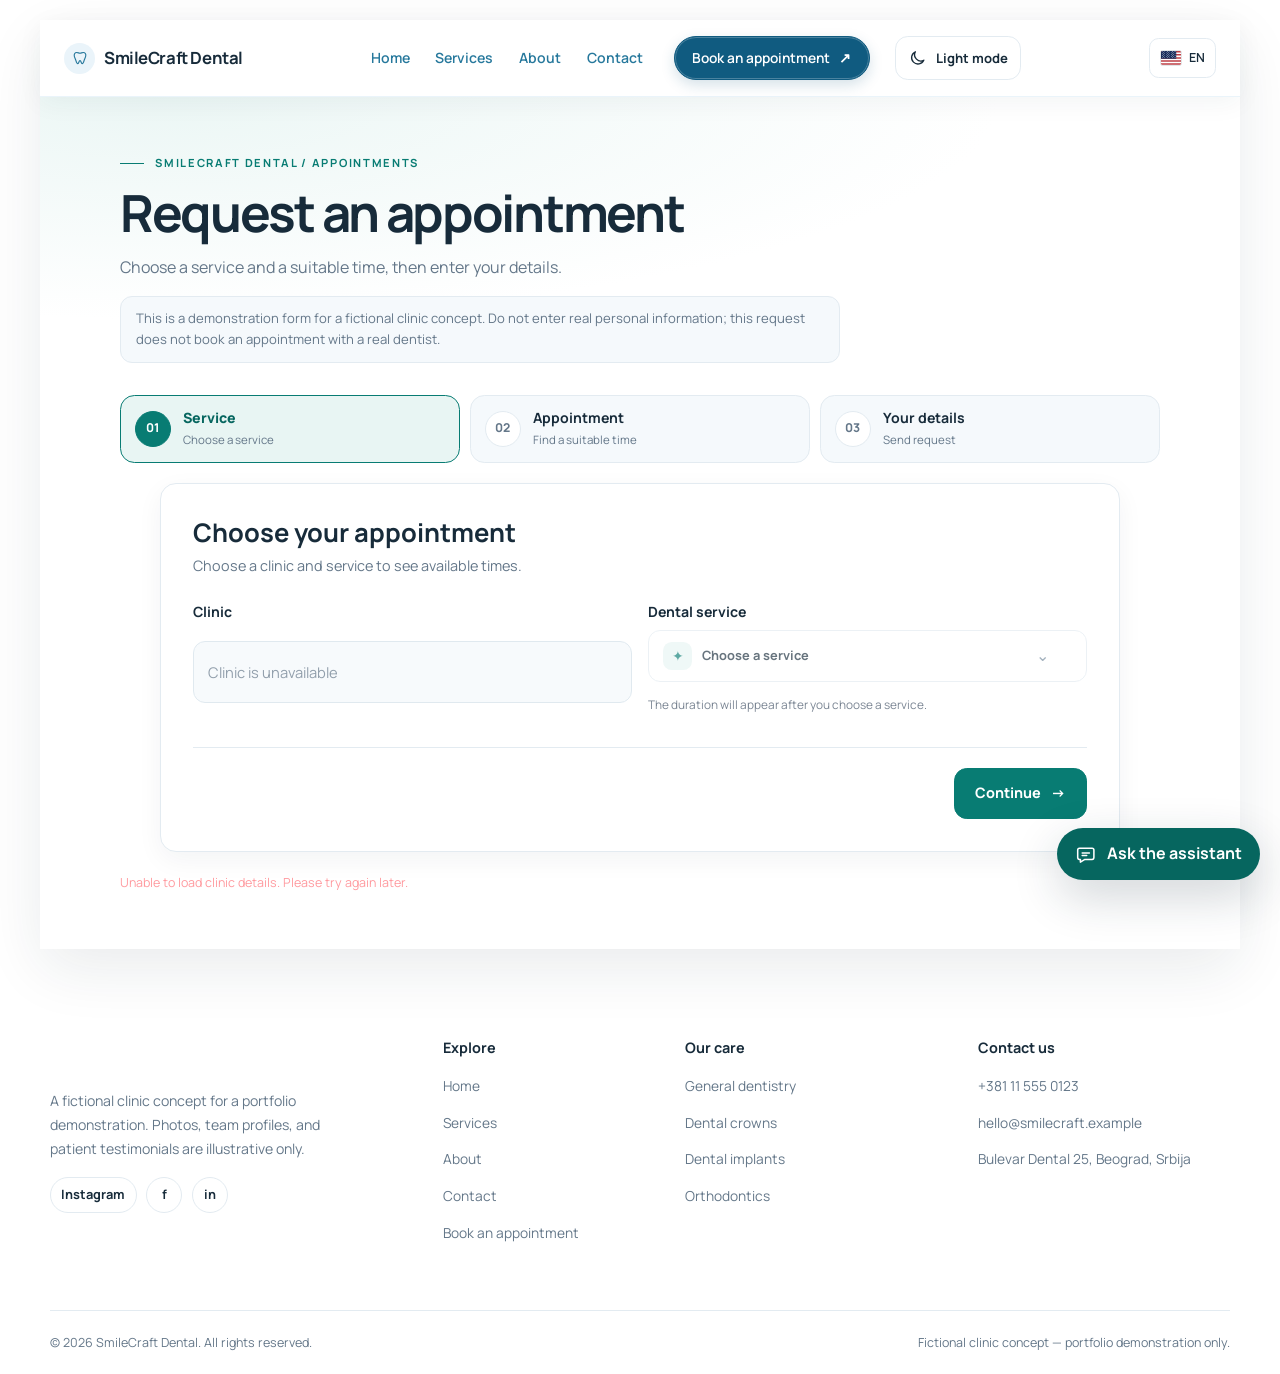
<file: booking.html>
<!doctype html>
<html lang="sr-Latn">
  <head>
    <script src="js/theme.js?v=20261114-theme"></script>
    <meta charset="utf-8" />
    <meta name="viewport" content="width=device-width, initial-scale=1" />
    <meta
      name="description"
      content="Demonstracioni obrazac za zakazivanje u izmišljenom konceptu ordinacije SmileCraft Dental."
      data-i18n-attr="content:site.bookingDescription"
    />
    <title data-i18n="site.bookingTitle">
      Zakažite pregled | SmileCraft Dental
    </title>
    <link rel="preconnect" href="https://images.unsplash.com" />
    <link rel="stylesheet" href="css/style.css?v=20261114-navigation" />
    <link rel="stylesheet" href="css/responsive.css?v=20261114-navigation" />
    <link rel="stylesheet" href="css/language-picker.css" />
    <link rel="stylesheet" href="css/theme.css?v=20261114-theme" />
    <link rel="stylesheet" href="css/booking.css?v=20261122-booking-wizard-11" />
    <link rel="stylesheet" href="css/chatbot.css?v=20261122-faq" />
    <script src="js/config.js" defer></script>
    <script src="js/i18n.js" defer></script>
    <script src="js/main.js?v=20261020-site-polish" defer></script>
    <script src="js/chatbot.js?v=20261122-faq" defer></script>
    <script src="js/booking.js?v=20261122-booking-wizard-5" defer></script>
  </head>
  <body class="booking-page">
    <div class="booking-app">
      <header class="site-header">
        <div class="container header-inner">
          <a
            class="brand"
            href="index.html"
            aria-label="Početna stranica ordinacije SmileCraft Dental"
            data-i18n-attr="aria-label:site.accessibility.homeLink"
            ><span class="brand-mark" aria-hidden="true"
              ><svg
                viewBox="0 0 24 24"
                fill="none"
                stroke="currentColor"
                stroke-width="1.7"
              >
                <path
                  d="M7 3.8c2.2 0 3.1 1 5 1s2.8-1 5-1c2.6 0 4.2 2.3 3.6 5.2-.6 2.7-1.8 4.3-2.5 7-.6 2.4-1.4 4.5-2.9 4.5-1.7 0-1.2-4.5-3.2-4.5s-1.5 4.5-3.2 4.5c-1.5 0-2.3-2.1-2.9-4.5-.7-2.7-1.9-4.3-2.5-7C3 6.1 4.4 3.8 7 3.8Z"
                /></svg></span
            ><span data-clinic-name>SmileCraft Dental</span></a
          ><button
            class="menu-toggle"
            type="button"
            aria-label="Otvori navigaciju"
            data-i18n-attr="aria-label:site.accessibility.openMenu"
            aria-expanded="false"
            aria-controls="primary-navigation"
          >
            <span></span>
          </button>
          <nav
            class="site-nav"
            id="primary-navigation"
            aria-label="Glavna navigacija"
            data-i18n-attr="aria-label:site.accessibility.mainNavigation"
          >
            <a href="index.html"
              ><span data-i18n="site.nav.home">Početna</span></a
            ><a href="services.html"
              ><span data-i18n="site.nav.services">Usluge</span></a
            ><a href="about.html"
              ><span data-i18n="site.nav.about">O ordinaciji</span></a
            ><a href="contact.html"
              ><span data-i18n="site.nav.contact">Kontakt</span></a
            ><a class="button" href="booking.html" aria-current="page"
              ><span data-i18n="site.nav.booking">Zakažite pregled</span>
              <span aria-hidden="true">↗</span></a
            >
          </nav>
        </div>
      </header>
      <main>
        <section class="booking-hero">
          <div class="container booking-hero__inner">
            <p class="eyebrow">
              <span data-i18n="booking.ui.heroEyebrow"
                >SMILECRAFT DENTAL / PREGLEDI</span
              >
            </p>
            <h1 data-i18n="booking.ui.heroTitle">Zakažite pregled</h1>
            <p class="lead" data-i18n="booking.ui.heroIntro">
              Izaberite uslugu i odgovarajući termin, a zatim unesite svoje
              podatke.
            </p>
            <p
              class="booking-demo-note"
              role="note"
              data-i18n="booking.ui.demoNote"
            >
              Ovo je demonstracioni obrazac za izmišljeni koncept ordinacije.
              Nemojte unositi stvarne lične podatke; zahtev ne predstavlja
              zakazivanje kod stvarnog stomatologa.
            </p>
          </div>
        </section>

        <section class="section booking-section">
          <div class="container booking-shell">
            <form id="booking-form" class="booking-form" novalidate>
              <ol
                class="booking-steps"
                aria-label="Tok zakazivanja"
                data-i18n-attr="aria-label:booking.ui.flowLabel"
              >
                <li data-booking-step="1" aria-current="step">
                  <span>01</span>
                  <div>
                    <strong data-i18n="booking.ui.serviceStep">Usluga</strong
                    ><small data-i18n="booking.ui.chooseService"
                      >Izaberite uslugu</small
                    >
                  </div>
                </li>
                <li data-booking-step="2">
                  <span>02</span>
                  <div>
                    <strong data-i18n="booking.ui.appointmentStep"
                      >Termin</strong
                    ><small data-i18n="booking.ui.findTime"
                      >Pronađite odgovarajući termin</small
                    >
                  </div>
                </li>
                <li data-booking-step="3">
                  <span>03</span>
                  <div>
                    <strong data-i18n="booking.ui.detailsStep">Podaci</strong
                    ><small data-i18n="booking.ui.sendRequest">Pošaljite zahtev</small>
                  </div>
                </li>
              </ol>

              <div class="booking-layout" data-booking-layout data-current-step="1">
                <div class="booking-card booking-card--appointment">
                  <section
                    class="booking-step"
                    data-booking-panel="1"
                    aria-labelledby="appointment-step-title"
                  >
                    <header class="booking-step__heading">
                      <div>
                        <h2
                          id="appointment-step-title"
                          tabindex="-1"
                          data-i18n="booking.ui.chooseAppointment"
                        >
                          Izaberite pregled
                        </h2>
                        <p data-i18n="booking.ui.clinicServiceHint">
                          Izaberite ordinaciju i uslugu da biste videli dostupne
                          termine.
                        </p>
                      </div>
                    </header>

                    <div class="booking-selects">
                      <div class="field" id="clinic-field">
                        <label
                          for="clinic_id"
                          data-i18n="booking.ui.clinicLabel"
                          >Ordinacija</label
                        >
                        <select id="clinic_id" name="clinic_id" required>
                          <option value="" data-i18n="booking.ui.loadingClinic">
                            Učitavanje ordinacije...
                          </option>
                        </select>
                        <div
                          class="field-error"
                          data-error-for="clinic_id"
                          aria-live="polite"
                        ></div>
                      </div>

                      <div class="field booking-service-field">
                        <label
                          id="service-label"
                          for="service-picker-trigger"
                          data-i18n="booking.ui.serviceLabel"
                          >Stomatološka usluga</label
                        >
                        <select
                          id="service_id"
                          name="service_id"
                          required
                          disabled
                          class="service-picker-native"
                          aria-hidden="true"
                          tabindex="-1"
                        >
                          <option
                            value=""
                            data-i18n="booking.ui.loadingServices"
                          >
                            Učitavanje usluga...
                          </option>
                        </select>
                        <div class="service-picker" id="service-picker">
                          <button
                            class="service-picker-trigger"
                            id="service-picker-trigger"
                            type="button"
                            aria-haspopup="listbox"
                            aria-expanded="false"
                            aria-controls="service-picker-options"
                            aria-labelledby="service-label service-selected-name"
                            disabled
                          >
                            <span class="service-picker-trigger__icon" aria-hidden="true">✦</span>
                            <span class="service-picker-trigger__copy">
                              <small id="service-selected-category" hidden></small>
                              <strong id="service-selected-name" data-i18n="booking.ui.serviceOption">Izaberite uslugu</strong>
                            </span>
                            <span class="service-picker-trigger__duration" id="service-selected-duration" hidden></span>
                            <span class="service-picker-trigger__chevron" aria-hidden="true">⌄</span>
                          </button>
                          <div class="service-picker-panel" id="service-picker-panel" hidden>
                            <label class="service-search" for="booking-service-search">
                              <span aria-hidden="true">⌕</span>
                              <input
                                id="booking-service-search"
                                type="search"
                                autocomplete="off"
                                placeholder="Pretražite usluge"
                                data-i18n-attr="placeholder:booking.ui.serviceSearchPlaceholder"
                              />
                            </label>
                            <div
                              class="service-picker-options"
                              id="service-picker-options"
                              role="listbox"
                              aria-labelledby="service-label"
                            ></div>
                          </div>
                        </div>
                        <p
                          class="service-duration"
                          id="service-duration"
                          aria-live="polite"
                          data-i18n="booking.ui.durationAfterService"
                        >
                          Trajanje će biti prikazano nakon izbora usluge.
                        </p>
                        <div
                          class="field-error"
                          data-error-for="service_id"
                          aria-live="polite"
                        ></div>
                      </div>
                    </div>
                    <div class="booking-step-actions">
                      <button
                        type="button"
                        class="button booking-next"
                        data-booking-next="2"
                      >
                        <span data-i18n="booking.ui.continue">Nastavi</span>
                        <span aria-hidden="true">→</span>
                      </button>
                    </div>
                  </section>

                  <section
                    class="booking-step booking-step--calendar"
                    data-booking-panel="2"
                    aria-labelledby="date-step-title"
                    hidden
                  >
                    <header class="booking-step__heading">
                      <div>
                        <h2
                          id="date-step-title"
                          tabindex="-1"
                          data-i18n="booking.ui.dateTimeTitle"
                        >
                          Izaberite datum i vreme
                        </h2>
                        <p data-i18n="booking.ui.availableDatesHint">
                          Dostupni dani su označeni. Izaberite dan da biste
                          videli slobodne termine.
                        </p>
                      </div>
                    </header>

                    <div class="booking-date-time-layout">
                      <div class="field">
                      <span
                        class="field-label"
                        id="appointment-date-label"
                        data-i18n="booking.ui.appointmentDate"
                        >Datum pregleda</span
                      >
                      <input
                        id="appointment_date"
                        name="appointment_date"
                        type="hidden"
                        required
                      />
                      <div
                        class="booking-calendar"
                        aria-labelledby="appointment-date-label"
                      >
                        <div class="calendar-header">
                          <button
                            class="calendar-nav"
                            id="calendar-previous"
                            type="button"
                            aria-label="Prethodni mesec"
                            data-i18n-attr="aria-label:booking.ui.previousMonth"
                          >
                            ‹
                          </button>
                          <h3 id="calendar-month" aria-live="polite"></h3>
                          <button
                            class="calendar-nav"
                            id="calendar-next"
                            type="button"
                            aria-label="Sledeći mesec"
                            data-i18n-attr="aria-label:booking.ui.nextMonth"
                          >
                            ›
                          </button>
                        </div>
                        <div class="calendar-weekdays" aria-hidden="true">
                          <span data-i18n="booking.ui.weekdayMon">Pon</span
                          ><span data-i18n="booking.ui.weekdayTue">Uto</span
                          ><span data-i18n="booking.ui.weekdayWed">Sre</span
                          ><span data-i18n="booking.ui.weekdayThu">Čet</span
                          ><span data-i18n="booking.ui.weekdayFri">Pet</span
                          ><span data-i18n="booking.ui.weekdaySat">Sub</span
                          ><span data-i18n="booking.ui.weekdaySun">Ned</span>
                        </div>
                        <div
                          id="booking-calendar-grid"
                          class="calendar-grid"
                          role="group"
                          aria-label="Dostupni datumi pregleda"
                          data-i18n-attr="aria-label:booking.ui.availableDates"
                        ></div>
                        <p
                          id="calendar-status"
                          class="calendar-status"
                          role="status"
                          aria-live="polite"
                          data-i18n="booking.ui.calendarInitial"
                        >
                          Izaberite ordinaciju i uslugu da biste proverili
                          dostupne datume.
                        </p>
                        <div
                          class="calendar-legend"
                          aria-label="Legenda kalendara"
                          data-i18n-attr="aria-label:booking.ui.calendarLegend"
                        >
                          <span
                            ><i
                              class="legend-dot legend-dot--available"
                              aria-hidden="true"
                            ></i>
                            <span data-i18n="booking.ui.available"
                              >Dostupno</span
                            ></span
                          >
                          <span
                            ><i
                              class="legend-dot legend-dot--unavailable"
                              aria-hidden="true"
                            ></i>
                            <span data-i18n="booking.ui.unavailable"
                              >Nedostupno</span
                            ></span
                          >
                          <span
                            ><i
                              class="legend-dot legend-dot--today"
                              aria-hidden="true"
                            ></i>
                            <span data-i18n="booking.ui.todayLabel"
                              >Danas</span
                            ></span
                          >
                        </div>
                      </div>
                      <div
                        class="field-error"
                        data-error-for="appointment_date"
                        aria-live="polite"
                      ></div>
                    </div>

                      <div class="field time-field">
                      <span class="field-label" data-i18n="booking.ui.timeSlots"
                        >Slobodni termini</span
                      >
                      <div
                        id="time-slot-picker"
                        class="time-slot-picker"
                        role="group"
                        aria-label="Slobodni termini"
                        aria-live="polite"
                        data-i18n-attr="aria-label:booking.ui.timeSlots"
                      >
                        <p
                          class="time-slot-empty"
                          data-i18n="booking.ui.chooseDateForSlots"
                        >
                          Izaberite dostupan datum da biste videli termine.
                        </p>
                      </div>
                      <input
                        id="appointment_time"
                        name="appointment_time"
                        type="hidden"
                        value=""
                      />
                      <div
                        class="field-error"
                        data-error-for="appointment_time"
                        aria-live="polite"
                      ></div>
                      </div>
                    </div>
                    <div class="booking-step-actions booking-step-actions--split">
                      <button
                        type="button"
                        class="button button--outline booking-back"
                        data-booking-back="1"
                      >
                        <span aria-hidden="true">←</span>
                        <span data-i18n="booking.ui.back">Nazad</span>
                      </button>
                      <button
                        type="button"
                        class="button booking-next"
                        data-booking-next="3"
                      >
                        <span data-i18n="booking.ui.continue">Nastavi</span>
                        <span aria-hidden="true">→</span>
                      </button>
                    </div>
                  </section>
                </div>

                <div class="booking-details-column">
                  <section
                    class="booking-card booking-step booking-step--details"
                    data-booking-panel="3"
                    aria-labelledby="details-step-title"
                    hidden
                  >
                    <header class="booking-step__heading">
                      <div>
                        <h2
                          id="details-step-title"
                          tabindex="-1"
                          data-i18n="booking.ui.yourDetails"
                        >
                          Vaši podaci
                        </h2>
                        <p data-i18n="booking.ui.detailsHint">
                          Ove podatke ćemo koristiti da bismo vam odgovorili u
                          vezi sa zahtevom.
                        </p>
                      </div>
                    </header>

                    <div class="patient-fields">
                      <div class="field">
                        <label
                          for="patient_name"
                          data-i18n="booking.ui.fullName"
                          >Ime i prezime</label
                        >
                        <input
                          id="patient_name"
                          name="patient_name"
                          type="text"
                          autocomplete="name"
                          maxlength="190"
                          placeholder="Unesite ime i prezime"
                          data-i18n-attr="placeholder:booking.ui.fullNamePlaceholder"
                          required
                        />
                        <div
                          class="field-error"
                          data-error-for="patient_name"
                          aria-live="polite"
                        ></div>
                      </div>

                      <div class="field">
                        <label
                          for="patient_email"
                          data-i18n="booking.ui.emailAddress"
                          >Imejl adresa</label
                        >
                        <input
                          id="patient_email"
                          name="patient_email"
                          type="email"
                          autocomplete="email"
                          maxlength="190"
                          placeholder="ime@primer.rs"
                          data-i18n-attr="placeholder:booking.ui.emailPlaceholder"
                          required
                        />
                        <div
                          class="field-error"
                          data-error-for="patient_email"
                          aria-live="polite"
                        ></div>
                      </div>

                      <div class="field">
                        <label
                          for="patient_phone"
                          data-i18n="booking.ui.phoneNumber"
                          >Broj telefona</label
                        >
                        <input
                          id="patient_phone"
                          name="patient_phone"
                          type="tel"
                          autocomplete="tel"
                          maxlength="40"
                          placeholder="+381 00 000 0000"
                          data-i18n-attr="placeholder:booking.ui.phonePlaceholder"
                          required
                        />
                        <div
                          class="field-error"
                          data-error-for="patient_phone"
                          aria-live="polite"
                        ></div>
                      </div>
                    </div>

                    <div class="form-actions">
                      <button
                        type="button"
                        class="button button--outline booking-back"
                        data-booking-back="2"
                      >
                        <span aria-hidden="true">←</span>
                        <span data-i18n="booking.ui.back">Nazad</span>
                      </button>
                      <button
                        type="submit"
                        class="button booking-submit"
                        id="booking-submit"
                        data-i18n="booking.ui.submitRequest"
                      >
                        Pošaljite zahtev za pregled
                      </button>
                      <p
                        class="booking-note"
                        data-i18n="booking.ui.requestDisclaimer"
                      >
                        Ovo je zahtev, a ne potvrđen termin. Naš tim će vas
                        kontaktirati.
                      </p>
                    </div>
                  </section>

                  <aside
                    class="booking-summary"
                    aria-labelledby="booking-summary-title"
                  >
                    <div class="summary-topbar">
                      <div class="summary-icon" aria-hidden="true">
                        <svg
                          viewBox="0 0 24 24"
                          fill="none"
                          stroke="currentColor"
                          stroke-width="1.7"
                        >
                          <path
                            d="M7 3.8c2.2 0 3.1 1 5 1s2.8-1 5-1c2.6 0 4.2 2.3 3.6 5.2-.6 2.7-1.8 4.3-2.5 7-.6 2.4-1.4 4.5-2.9 4.5-1.7 0-1.2-4.5-3.2-4.5s-1.5 4.5-3.2 4.5c-1.5 0-2.3-2.1-2.9-4.5-.7-2.7-1.9-4.3-2.5-7C3 6.1 4.4 3.8 7 3.8Z"
                          />
                        </svg>
                      </div>
                      <div>
                        <p
                          class="summary-kicker"
                          data-i18n="booking.ui.summaryKicker"
                        >
                          VAŠ PREGLED
                        </p>
                        <h2
                          id="booking-summary-title"
                          data-i18n="booking.ui.summaryTitle"
                        >
                          Pregled zakazivanja
                        </h2>
                      </div>
                    </div>

                    <dl class="summary-list">
                      <div class="summary-item">
                        <dt
                          class="summary-label"
                          data-i18n="booking.ui.clinicLabel"
                        >
                          Ordinacija
                        </dt>
                        <dd
                          data-summary-clinic
                          data-i18n="booking.ui.chooseClinic"
                        >
                          Izaberite ordinaciju
                        </dd>
                      </div>
                      <div class="summary-item">
                        <dt
                          class="summary-label"
                          data-i18n="booking.ui.serviceStep"
                        >
                          Usluga
                        </dt>
                        <dd data-summary-service>
                          <span data-i18n="booking.ui.chooseService"
                            >Izaberite uslugu</span
                          >
                        </dd>
                      </div>
                      <div class="summary-item">
                        <dt
                          class="summary-label"
                          data-i18n="booking.ui.duration"
                        >
                          Trajanje
                        </dt>
                        <dd data-summary-duration>—</dd>
                      </div>
                      <div class="summary-item">
                        <dt class="summary-label" data-i18n="booking.ui.date">
                          Datum
                        </dt>
                        <dd data-summary-date>
                          <span data-i18n="booking.chooseDate"
                            >Izaberite datum</span
                          >
                        </dd>
                      </div>
                      <div class="summary-item">
                        <dt class="summary-label" data-i18n="booking.ui.time">
                          Termin
                        </dt>
                        <dd data-summary-time>
                          <span data-i18n="booking.chooseTime"
                            >Izaberite vreme</span
                          >
                        </dd>
                      </div>
                    </dl>

                    <p
                      class="summary-message"
                      data-i18n="booking.ui.confirmedAfterReview"
                    >
                      Termin je potvrđen tek nakon što ordinacija pregleda vaš
                      zahtev.
                    </p>
                    <div class="summary-contact">
                      <span
                        class="summary-contact__label"
                        data-i18n="booking.ui.questionsHelp"
                        >Imate pitanja? Rado ćemo vam pomoći.</span
                      >
                      <a data-clinic-phone href="tel:+381115550123"
                        >+381 11 555 0123</a
                      >
                      <a
                        data-clinic-email
                        href="mailto:hello@smilecraft.example"
                        >hello@smilecraft.example</a
                      >
                    </div>
                  </aside>
                </div>
              </div>

              <p
                id="booking-status"
                class="status-inline"
                aria-live="polite"
              ></p>
              <div
                id="booking-success"
                class="status-panel status-panel--success"
                role="status"
                aria-live="polite"
                hidden
              ></div>
              <div
                id="booking-error"
                class="status-panel status-panel--error"
                role="alert"
                aria-live="assertive"
                hidden
              ></div>
            </form>
          </div>
        </section>
      </main>
    </div>
    <footer class="site-footer">
      <div class="container footer-grid">
        <div class="footer-about">
          <a class="brand" href="index.html"
            ><span class="brand-mark" aria-hidden="true"
              ><svg
                viewBox="0 0 24 24"
                fill="none"
                stroke="currentColor"
                stroke-width="1.7"
              >
                <path
                  d="M7 3.8c2.2 0 3.1 1 5 1s2.8-1 5-1c2.6 0 4.2 2.3 3.6 5.2-.6 2.7-1.8 4.3-2.5 7-.6 2.4-1.4 4.5-2.9 4.5-1.7 0-1.2-4.5-3.2-4.5s-1.5 4.5-3.2 4.5c-1.5 0-2.3-2.1-2.9-4.5-.7-2.7-1.9-4.3-2.5-7C3 6.1 4.4 3.8 7 3.8Z"
                /></svg></span
            ><span data-clinic-name>SmileCraft Dental</span></a
          >
          <p>
            <span data-i18n="site.copy.footerDescription"
              >Izmišljeni koncept ordinacije za portfolio demonstraciju.
              Fotografije, profili tima i izjave pacijenata služe samo kao
              ilustracija.</span
            >
          </p>
          <div class="footer-socials">
            <a href="https://www.instagram.com/" aria-label="Instagram"
              >Instagram</a
            ><a
              href="https://www.facebook.com/"
              aria-label="Facebook"
              data-i18n-attr="aria-label:site.copy.facebook"
              >f</a
            ><a href="https://www.linkedin.com/" aria-label="LinkedIn">in</a>
          </div>
        </div>
        <div class="footer-column">
          <h2><span data-i18n="site.copy.footerExplore">Istražite</span></h2>
          <ul class="footer-links">
            <li>
              <a href="index.html"
                ><span data-i18n="site.nav.home">Početna</span></a
              >
            </li>
            <li>
              <a href="services.html"
                ><span data-i18n="site.nav.services">Usluge</span></a
              >
            </li>
            <li>
              <a href="about.html"
                ><span data-i18n="site.nav.about">O nama</span></a
              >
            </li>
            <li>
              <a href="contact.html"
                ><span data-i18n="site.nav.contact">Kontakt</span></a
              >
            </li>
            <li>
              <a href="booking.html"
                ><span data-i18n="site.nav.booking">Zakažite pregled</span></a
              >
            </li>
          </ul>
        </div>
        <div class="footer-column">
          <h2><span data-i18n="site.copy.footerCare">Naša nega</span></h2>
          <ul class="footer-links">
            <li>
              <a href="services.html"
                ><span data-i18n="booking.serviceNames.generalDentistry"
                  >Opšta stomatologija</span
                ></a
              >
            </li>
            <li>
              <a href="services.html"
                ><span data-i18n="booking.serviceNames.dentalCrowns"
                  >Zubne krunice</span
                ></a
              >
            </li>
            <li>
              <a href="services.html"
                ><span data-i18n="booking.serviceNames.dentalImplants"
                  >Zubni implanti</span
                ></a
              >
            </li>
            <li>
              <a href="services.html"
                ><span data-i18n="booking.serviceNames.orthodontics"
                  >Ortodoncija</span
                ></a
              >
            </li>
          </ul>
        </div>
        <div class="footer-column">
          <h2>
            <span data-i18n="site.copy.footerContact">Kontaktirajte nas</span>
          </h2>
          <ul class="footer-links">
            <li>
              <a data-clinic-phone href="tel:+381115550123">+381 11 555 0123</a>
            </li>
            <li>
              <a data-clinic-email href="mailto:hello@smilecraft.example"
                >hello@smilecraft.example</a
              >
            </li>
            <li>
              <span data-clinic-address
                >Bulevar Dental 25, Beograd, Srbija</span
              >
            </li>
          </ul>
        </div>
      </div>
      <div class="container footer-bottom">
        <p>
          © <span data-current-year>2026</span>
          <span data-clinic-name>SmileCraft Dental</span
          ><span data-i18n="site.copy.allRightsReserved"
            >. Sva prava zadržana.</span
          >
        </p>
        <p>
          <span data-i18n="site.copy.footerDisclaimer"
            >Izmišljeni koncept ordinacije — samo portfolio demonstracija.</span
          >
        </p>
      </div>
    </footer>
  </body>
</html>
</file>
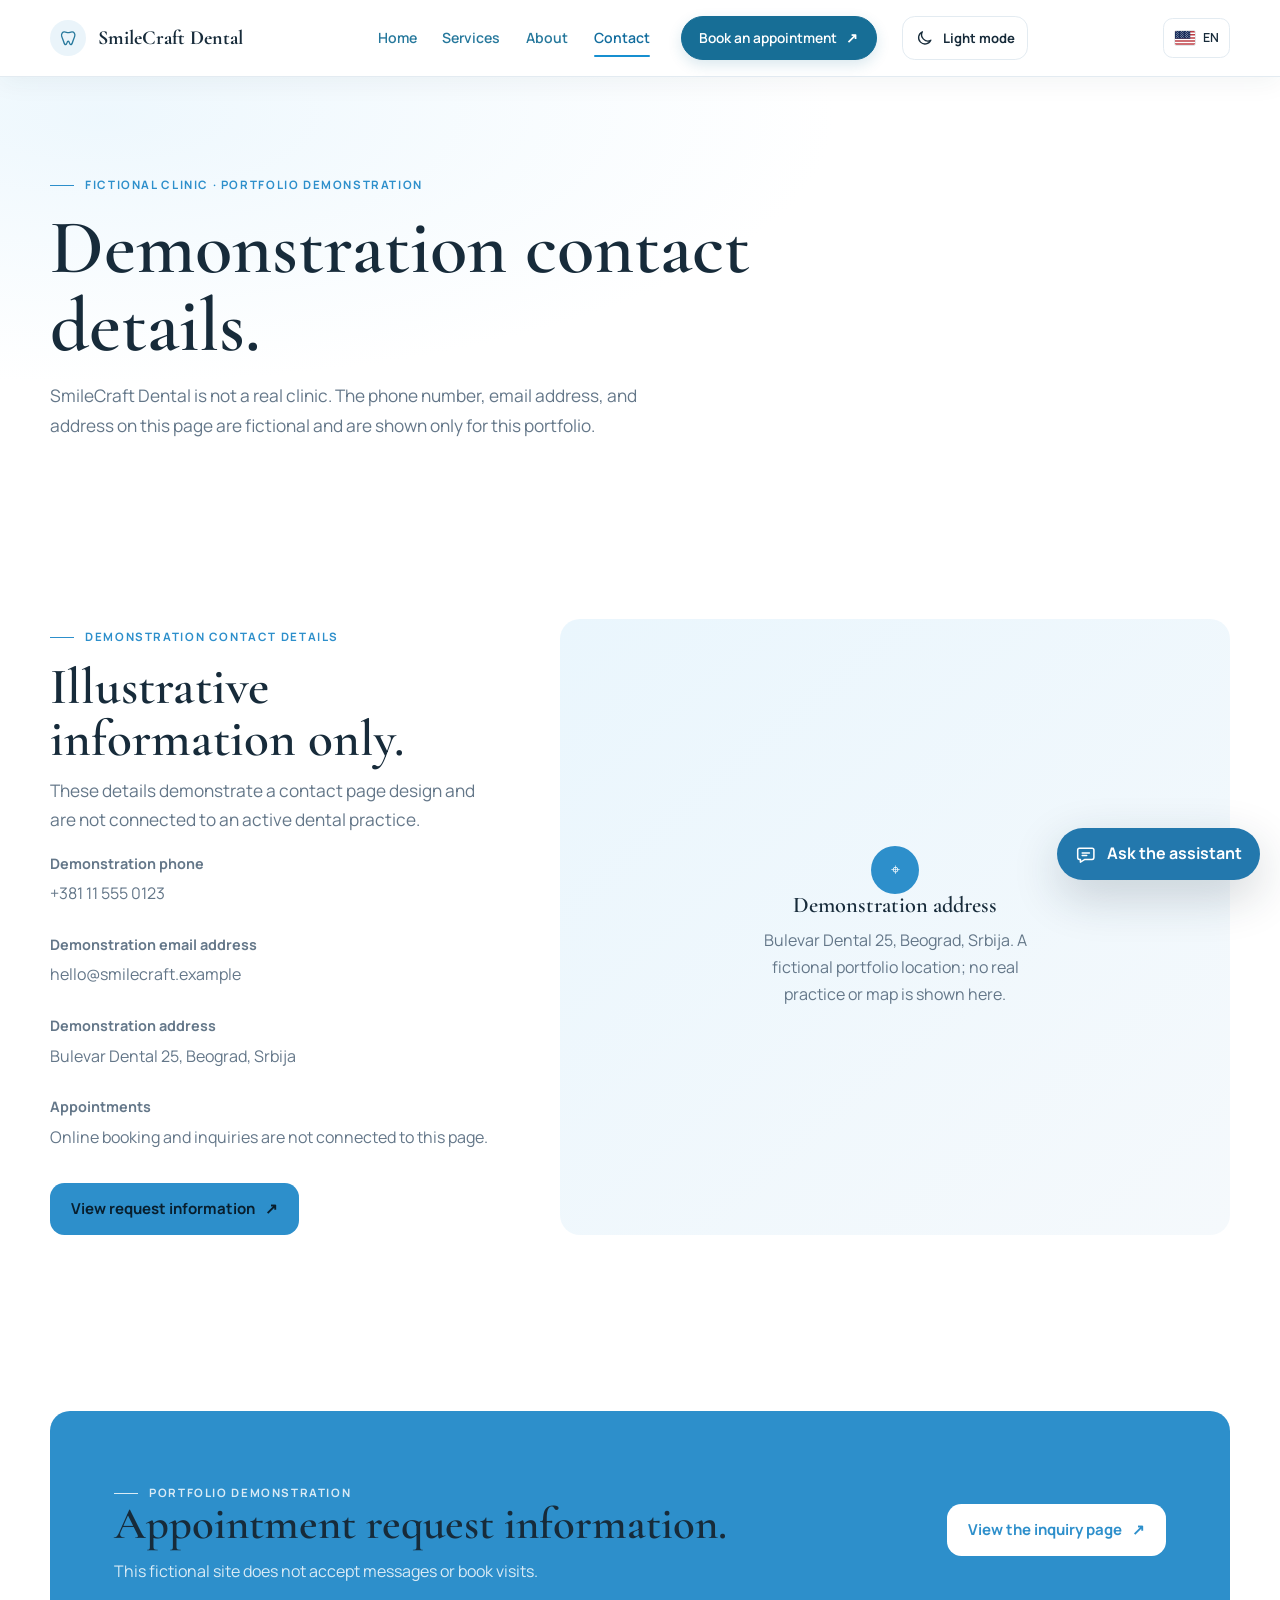
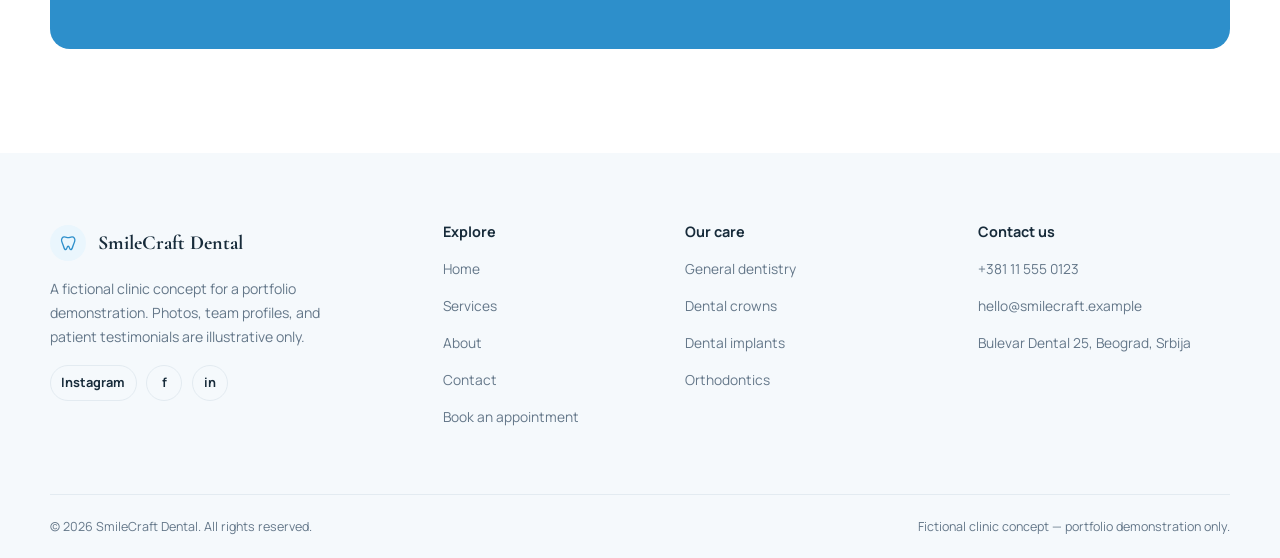
<file: contact.html>
<!doctype html>
<html lang="sr-Latn">
<head>
  <script src="js/theme.js?v=20261114-theme"></script>
  <meta charset="utf-8"><meta name="viewport" content="width=device-width, initial-scale=1">
  <meta name="description" content="Kontakt podaci za SmileCraft Dental, izmišljeni koncept ordinacije prikazan u okviru portfolija." data-i18n-attr="content:site.contactDescription">
  <title data-i18n="site.contactTitle">Kontakt | SmileCraft Dental</title>
  <link rel="preconnect" href="https://images.unsplash.com"><link rel="stylesheet" href="css/style.css?v=20261114-navigation"><link rel="stylesheet" href="css/responsive.css?v=20261114-navigation"><link rel="stylesheet" href="css/language-picker.css">
  <script src="js/config.js" defer></script><script src="js/i18n.js" defer></script><script src="js/main.js?v=20261020-site-polish" defer></script><script src="js/chatbot.js?v=20261122-faq" defer></script>
  <link rel="stylesheet" href="css/theme.css?v=20261114-theme"><link rel="stylesheet" href="css/chatbot.css?v=20261122-faq">
</head>
<body>
  <header class="site-header"><div class="container header-inner"><a class="brand" href="index.html" aria-label="Početna stranica ordinacije SmileCraft Dental" data-i18n-attr="aria-label:site.accessibility.homeLink"><span class="brand-mark" aria-hidden="true"><svg viewBox="0 0 24 24" fill="none" stroke="currentColor" stroke-width="1.7"><path d="M7 3.8c2.2 0 3.1 1 5 1s2.8-1 5-1c2.6 0 4.2 2.3 3.6 5.2-.6 2.7-1.8 4.3-2.5 7-.6 2.4-1.4 4.5-2.9 4.5-1.7 0-1.2-4.5-3.2-4.5s-1.5 4.5-3.2 4.5c-1.5 0-2.3-2.1-2.9-4.5-.7-2.7-1.9-4.3-2.5-7C3 6.1 4.4 3.8 7 3.8Z"/></svg></span><span data-clinic-name>SmileCraft Dental</span></a><button class="menu-toggle" type="button" aria-label="Otvori navigaciju" data-i18n-attr="aria-label:site.accessibility.openMenu" aria-expanded="false" aria-controls="primary-navigation"><span></span></button><nav class="site-nav" id="primary-navigation" aria-label="Glavna navigacija" data-i18n-attr="aria-label:site.accessibility.mainNavigation"><a href="index.html"><span data-i18n="site.nav.home">Početna</span></a><a href="services.html"><span data-i18n="site.nav.services">Usluge</span></a><a href="about.html"><span data-i18n="site.nav.about">O ordinaciji</span></a><a href="contact.html" aria-current="page"><span data-i18n="site.nav.contact">Kontakt</span></a><a class="button" href="booking.html"><span data-i18n="site.nav.booking">Zakažite pregled</span> <span aria-hidden="true">↗</span></a></nav></div></header>
  <main>
    <section class="page-hero"><div class="container"><p class="eyebrow"><span data-i18n="site.copy.contactHeroEyebrow">Izmišljena ordinacija · Portfolio demonstracija</span></p><h1><span data-i18n="site.copy.contactHeadline">Kontakt podaci za demonstracioni prikaz.</span></h1><p class="lead"><span data-i18n="site.copy.contactIntro">SmileCraft Dental nije stvarna ordinacija. Broj telefona, imejl adresa i adresa na ovoj stranici izmišljeni su podaci namenjeni isključivo prikazu portfolija.</span></p></div></section>
    <section class="section section--compact"><div class="container contact-grid"><div><p class="eyebrow"><span data-i18n="site.copy.demoContact">Demonstracioni kontakt podaci</span></p><h2><span data-i18n="site.copy.illustrativeOnly">Samo ilustrativni podaci.</span></h2><p class="lead"><span data-i18n="site.copy.contactDescription">Ovi podaci služe za prikaz izgleda kontakt stranice i nisu povezani sa aktivnom stomatološkom ordinacijom.</span></p><div class="contact-details"><div class="contact-line"><strong><span data-i18n="site.copy.demoPhone">Demonstracioni telefon</span></strong><a data-clinic-phone href="tel:+381115550123">+381 11 555 0123</a></div><div class="contact-line"><strong><span data-i18n="site.copy.demoEmail">Demonstraciona imejl adresa</span></strong><a data-clinic-email href="mailto:hello@smilecraft.example">hello@smilecraft.example</a></div><div class="contact-line"><strong><span data-i18n="site.copy.demoAddress">Demonstraciona adresa</span></strong><span data-clinic-address>Bulevar Dental 25, Beograd, Srbija</span></div><div class="contact-line"><strong><span data-i18n="site.copy.appointments">Termini</span></strong><span><span data-i18n="site.copy.bookingNotConnected">Onlajn zakazivanje i slanje upita nisu povezani sa ovom stranicom.</span></span></div></div><p class="contact-booking-link"><a class="button" href="booking.html"><span data-i18n="site.copy.requestInfo">Pogledajte informacije o upitu</span> <span aria-hidden="true">↗</span></a></p></div><div class="contact-map"><div><span class="map-pin" aria-hidden="true">⌖</span><h3><span data-i18n="site.copy.demoAddress">Demonstraciona adresa</span></h3><p><span data-i18n="site.copy.contactMapDescription">Bulevar Dental 25, Beograd, Srbija. Izmišljena lokacija za portfolio; ovde nisu prikazani stvarna ordinacija niti mapa.</span></p></div></div></div></section>
    <section class="section"><div class="container"><div class="cta-band"><div><p class="eyebrow"><span data-i18n="site.copy.demoPortfolio">Portfolio demonstracija</span></p><h2><span data-i18n="site.copy.requestInfoHeadline">Informacije o zahtevu za pregled.</span></h2><p><span data-i18n="site.copy.noRealBookings">Ovaj izmišljeni sajt ne prima poruke niti zakazuje posete.</span></p></div><a class="button button--light" href="booking.html"><span data-i18n="site.copy.viewRequestPage">Pogledajte stranicu za upite</span> <span aria-hidden="true">↗</span></a></div></div></section>
  </main>
  <footer class="site-footer"><div class="container footer-grid"><div class="footer-about"><a class="brand" href="index.html"><span class="brand-mark" aria-hidden="true"><svg viewBox="0 0 24 24" fill="none" stroke="currentColor" stroke-width="1.7"><path d="M7 3.8c2.2 0 3.1 1 5 1s2.8-1 5-1c2.6 0 4.2 2.3 3.6 5.2-.6 2.7-1.8 4.3-2.5 7-.6 2.4-1.4 4.5-2.9 4.5-1.7 0-1.2-4.5-3.2-4.5s-1.5 4.5-3.2 4.5c-1.5 0-2.3-2.1-2.9-4.5-.7-2.7-1.9-4.3-2.5-7C3 6.1 4.4 3.8 7 3.8Z"/></svg></span><span data-clinic-name>SmileCraft Dental</span></a><p><span data-i18n="site.copy.footerDescription">Izmišljeni koncept ordinacije za portfolio demonstraciju. Fotografije, profili tima i izjave pacijenata služe samo kao ilustracija.</span></p><div class="footer-socials"><a href="https://www.instagram.com/" aria-label="Instagram">Instagram</a><a href="https://www.facebook.com/" aria-label="Facebook" data-i18n-attr="aria-label:site.copy.facebook">f</a><a href="https://www.linkedin.com/" aria-label="LinkedIn">in</a></div></div><div class="footer-column"><h2><span data-i18n="site.copy.footerExplore">Istražite</span></h2><ul class="footer-links"><li><a href="index.html"><span data-i18n="site.nav.home">Početna</span></a></li><li><a href="services.html"><span data-i18n="site.nav.services">Usluge</span></a></li><li><a href="about.html"><span data-i18n="site.nav.about">O nama</span></a></li><li><a href="contact.html"><span data-i18n="site.nav.contact">Kontakt</span></a></li><li><a href="booking.html"><span data-i18n="site.nav.booking">Zakažite pregled</span></a></li></ul></div><div class="footer-column"><h2><span data-i18n="site.copy.footerCare">Naša nega</span></h2><ul class="footer-links"><li><a href="services.html"><span data-i18n="booking.serviceNames.generalDentistry">Opšta stomatologija</span></a></li><li><a href="services.html"><span data-i18n="booking.serviceNames.dentalCrowns">Zubne krunice</span></a></li><li><a href="services.html"><span data-i18n="booking.serviceNames.dentalImplants">Zubni implanti</span></a></li><li><a href="services.html"><span data-i18n="booking.serviceNames.orthodontics">Ortodoncija</span></a></li></ul></div><div class="footer-column"><h2><span data-i18n="site.copy.footerContact">Kontaktirajte nas</span></h2><ul class="footer-links"><li><a data-clinic-phone href="tel:+381115550123">+381 11 555 0123</a></li><li><a data-clinic-email href="mailto:hello@smilecraft.example">hello@smilecraft.example</a></li><li><span data-clinic-address>Bulevar Dental 25, Beograd, Srbija</span></li></ul></div></div><div class="container footer-bottom"><p>© <span data-current-year>2026</span> <span data-clinic-name>SmileCraft Dental</span><span data-i18n="site.copy.allRightsReserved">. Sva prava zadržana.</span></p><p><span data-i18n="site.copy.footerDisclaimer">Izmišljeni koncept ordinacije — samo portfolio demonstracija.</span></p></div></footer>
</body>
</html>
</file>
<file: css/style.css>
@import url('https://fonts.googleapis.com/css2?family=Cormorant+Garamond:wght@500;600;700&family=Manrope:wght@400;500;600;700;800&display=swap');

:root {
  --color-page: #F7F8F5;
  --color-paper: var(--color-page);
  --color-card: #FFFFFF;
  --color-bg-soft: #F0F5F2;
  --color-brand: #087F8C;
  --color-brand-dark: #076B76;
  --color-brand-soft: #EAF5F3;
  --color-ink: #19363A;
  --color-muted: #718184;
  --color-line: #E2E9E6;
  --color-white: #ffffff;
  --color-warm: #f5f3ed;
  --color-highlight: #c66b50;
  --font-display: "Cormorant Garamond", "Georgia", serif;
  --font-body: "Manrope", "Segoe UI", sans-serif;
  --space-1: 0.5rem;
  --space-2: 1rem;
  --space-3: 1.5rem;
  --space-4: 2rem;
  --space-5: 3rem;
  --space-6: 4.5rem;
  --space-7: 6.5rem;
  --radius-small: 0.35rem;
  --radius-medium: 0.75rem;
  --radius-large: 1.25rem;
  --shadow-soft: 0 20px 50px rgb(12 31 35 / 6%);
  --content-width: 1180px;
}

*,
*::before,
*::after {
  box-sizing: border-box;
}

html {
  scroll-behavior: smooth;
  scroll-padding-top: 6rem;
}

body {
  margin: 0;
  color: var(--color-ink);
  background: var(--color-page);
  font-family: var(--font-body);
  font-size: 1rem;
  line-height: 1.7;
  -webkit-font-smoothing: antialiased;
}

body.menu-open {
  overflow: hidden;
}

img {
  display: block;
  max-width: 100%;
}

a {
  color: inherit;
  text-decoration: none;
}

button,
a {
  -webkit-tap-highlight-color: transparent;
}

button:focus-visible,
a:focus-visible {
  outline: 3px solid var(--color-brand);
  outline-offset: 3px;
}

button {
  font: inherit;
}

.container {
  width: min(var(--content-width), calc(100% - 3rem));
  margin-inline: auto;
}

.section {
  padding-block: var(--space-7);
}

.section--compact {
  padding-block: var(--space-6);
}

.section-heading {
  max-width: 650px;
  margin-bottom: var(--space-5);
}

.section-heading--center {
  margin-inline: auto;
  text-align: center;
}

.eyebrow {
  display: inline-flex;
  align-items: center;
  gap: 0.7rem;
  margin: 0 0 1rem;
  color: var(--color-brand);
  font-size: 0.72rem;
  font-weight: 700;
  letter-spacing: 0.14em;
  line-height: 1.3;
  text-transform: uppercase;
}

.eyebrow::before {
  width: 1.5rem;
  height: 1px;
  background: currentColor;
  content: "";
}

h1,
h2,
h3,
p {
  margin-top: 0;
}

h1,
h2,
h3 {
  line-height: 1.02;
}

h1,
h2 {
  font-family: var(--font-display);
  font-weight: 600;
  color: var(--color-ink);
}

h1 {
  max-width: 740px;
  margin-bottom: 1rem;
  font-size: clamp(3.3rem, 6vw, 5.4rem);
}

h2 {
  margin-bottom: 0.65rem;
  font-size: clamp(2.5rem, 4vw, 3.4rem);
}

h3 {
  margin-bottom: 0.65rem;
  font-size: 1.4rem;
  font-family: var(--font-display);
  font-weight: 600;
}

.lead {
  max-width: 620px;
  color: var(--color-muted);
  font-size: 1.08rem;
}

.button {
  display: inline-flex;
  min-height: 3.25rem;
  align-items: center;
  justify-content: center;
  gap: 0.65rem;
  padding: 0.75rem 1.25rem;
  border: 1px solid transparent;
  border-radius: 0.9rem;
  background: var(--color-brand);
  color: #081E2D;
  font-size: 0.94rem;
  font-weight: 700;
  transition: background-color 180ms ease, color 180ms ease, border-color 180ms ease, transform 180ms ease, box-shadow 180ms ease;
}

.button:hover {
  background: var(--color-brand-dark);
  box-shadow: 0 12px 22px rgb(8 127 140 / 18%);
}

.button--outline {
  border-color: var(--color-line);
  background: transparent;
  color: var(--color-ink);
}

.button--outline:hover {
  border-color: var(--color-brand);
  background: var(--color-brand-soft);
  color: var(--color-brand);
}

.button--light {
  background: var(--color-white);
  color: var(--color-brand);
}

.button--light:hover {
  background: var(--color-warm);
  color: var(--color-ink);
}

.text-link {
  display: inline-flex;
  align-items: center;
  gap: 0.5rem;
  color: var(--color-brand);
  font-size: 0.92rem;
  font-weight: 700;
}

.text-link span {
  transition: transform 180ms ease;
}

.text-link:hover span {
  transform: translateX(4px);
}

.site-header {
  position: sticky;
  z-index: 20;
  top: 0;
  border-bottom: 1px solid rgb(220 232 231 / 75%);
  background: rgb(251 253 252 / 94%);
  backdrop-filter: blur(16px);
}

.header-inner {
  display: flex;
  min-height: 5.1rem;
  align-items: center;
  justify-content: space-between;
  gap: 1rem;
}

.brand {
  display: inline-flex;
  align-items: center;
  gap: 0.75rem;
  flex-shrink: 0;
  font-family: var(--font-display);
  font-size: 1.25rem;
  font-weight: 700;
}

.brand-mark {
  display: grid;
  width: 2.25rem;
  aspect-ratio: 1;
  place-items: center;
  border-radius: 50%;
  background: var(--color-brand-soft);
  color: var(--color-brand);
}

.brand-mark svg {
  width: 1.15rem;
  height: 1.15rem;
}

.site-nav {
  display: flex;
  min-width: 0;
  align-items: center;
  gap: clamp(0.75rem, 1.8vw, 1.5rem);
}

.site-nav a:not(.button) {
  color: var(--color-muted);
  font-size: 0.9rem;
  font-weight: 600;
  white-space: nowrap;
  transition: color 160ms ease;
}

.site-nav .button {
  flex-shrink: 0;
  white-space: nowrap;
}

.site-nav a:not(.button):hover,
.site-nav a[aria-current="page"]:not(.button) {
  color: var(--color-brand);
}

.menu-toggle {
  display: none;
  width: 2.75rem;
  height: 2.75rem;
  place-items: center;
  border: 1px solid var(--color-line);
  border-radius: var(--radius-small);
  background: var(--color-white);
  color: var(--color-ink);
  cursor: pointer;
}

.menu-toggle span,
.menu-toggle span::before,
.menu-toggle span::after {
  display: block;
  width: 1.1rem;
  height: 2px;
  border-radius: 2px;
  background: currentColor;
  transition: transform 180ms ease;
}

.menu-toggle span {
  position: relative;
}

.menu-toggle span::before,
.menu-toggle span::after {
  position: absolute;
  left: 0;
  content: "";
}

.menu-toggle span::before {
  transform: translateY(-6px);
}

.menu-toggle span::after {
  transform: translateY(6px);
}

.menu-toggle[aria-expanded="true"] span {
  background: transparent;
}

.menu-toggle[aria-expanded="true"] span::before {
  transform: rotate(45deg);
}

.menu-toggle[aria-expanded="true"] span::after {
  transform: rotate(-45deg);
}

.hero {
  position: relative;
  overflow: hidden;
  padding-block: clamp(3.5rem, 7vw, 6.5rem) var(--space-6);
  background: radial-gradient(ellipse at 8% 8%, rgb(227 250 252 / 80%), transparent 42%), var(--color-paper);
}

.hero-grid {
  display: grid;
  min-height: 560px;
  grid-template-columns: 0.92fr 1.08fr;
  align-items: center;
  gap: clamp(2rem, 5vw, 5rem);
}

.hero-copy {
  position: relative;
  z-index: 1;
  animation: rise-in 700ms both;
}

.hero h1 em {
  color: var(--color-brand);
  font-weight: 400;
}

.hero-copy > p:not(.eyebrow) {
  max-width: 490px;
  margin-bottom: 1.8rem;
  color: var(--color-muted);
  font-size: 1.08rem;
}

.hero-actions {
  display: flex;
  flex-wrap: wrap;
  gap: 0.75rem;
}

.hero-visual {
  position: relative;
  min-height: 480px;
  animation: reveal-in 850ms 120ms both;
}

.hero-image {
  width: 100%;
  height: 480px;
  border-radius: 48% 48% var(--radius-large) var(--radius-large);
  object-fit: cover;
  object-position: center;
  box-shadow: var(--shadow-soft);
}

.image-note {
  position: absolute;
  right: -1rem;
  bottom: 2rem;
  max-width: 225px;
  padding: 1rem 1.15rem;
  border: 1px solid var(--color-line);
  border-radius: var(--radius-medium);
  background: var(--color-white);
  box-shadow: var(--shadow-soft);
}

.image-note strong,
.image-note span {
  display: block;
}

.image-note strong {
  margin-bottom: 0.2rem;
  font-family: var(--font-display);
  font-size: 1.15rem;
}

.image-note span {
  color: var(--color-muted);
  font-size: 0.78rem;
}

.hero-proof {
  display: flex;
  align-items: center;
  gap: 0.75rem;
  margin-top: 2.1rem;
  color: var(--color-muted);
  font-size: 0.82rem;
}

.proof-avatars {
  display: flex;
  padding-left: 0.4rem;
}

.proof-avatars img {
  width: 2rem;
  height: 2rem;
  margin-left: -0.4rem;
  border: 2px solid var(--color-paper);
  border-radius: 50%;
  object-fit: cover;
}

.proof-stars {
  color: #c66b50;
  letter-spacing: 0.08em;
}

.trust-strip {
  border-block: 1px solid var(--color-line);
  background: var(--color-white);
}

.trust-grid {
  display: grid;
  grid-template-columns: repeat(4, 1fr);
}

.trust-item {
  display: flex;
  min-height: 106px;
  align-items: center;
  gap: 0.9rem;
  padding: 1rem 1.4rem;
  border-right: 1px solid var(--color-line);
}

.trust-item:first-child {
  border-left: 1px solid var(--color-line);
}

.trust-icon,
.service-icon,
.benefit-icon {
  display: grid;
  width: 2.65rem;
  height: 2.65rem;
  flex: 0 0 auto;
  place-items: center;
  border-radius: 50%;
  background: var(--color-brand-soft);
  color: var(--color-brand);
}

.trust-icon svg,
.service-icon svg,
.benefit-icon svg {
  width: 1.3rem;
  height: 1.3rem;
  fill: none;
  stroke: currentColor;
  stroke-linecap: round;
  stroke-linejoin: round;
  stroke-width: 1.6;
}

.trust-item strong,
.trust-item span {
  display: block;
}

.trust-item strong {
  font-size: 0.9rem;
}

.trust-item span {
  color: var(--color-muted);
  font-size: 0.76rem;
}

.services-grid {
  display: grid;
  grid-template-columns: repeat(3, 1fr);
  gap: 1px;
  border: 1px solid var(--color-line);
  background: var(--color-line);
}

.service-card {
  min-height: 235px;
  padding: 2rem;
  background: var(--color-white);
  transition: background-color 180ms ease, transform 180ms ease;
}

.service-card:hover {
  position: relative;
  z-index: 1;
  transform: translateY(-3px);
  background: #f6fbfa;
}

.service-card p {
  min-height: 3.5rem;
  margin-bottom: 1.15rem;
  color: var(--color-muted);
  font-size: 0.9rem;
}

.service-link {
  margin: 1.5rem 0 0;
}

.service-icon {
  width: 2.8rem;
  height: 2.8rem;
  margin-bottom: 1.25rem;
}

.split-layout {
  display: grid;
  grid-template-columns: 1fr 0.9fr;
  align-items: center;
  gap: clamp(3rem, 7vw, 7rem);
}

.split-layout--reverse {
  grid-template-columns: 0.9fr 1fr;
}

.image-stack {
  position: relative;
  min-height: 510px;
  padding: 0 2rem 2rem 0;
}

.image-stack::after {
  position: absolute;
  z-index: -1;
  right: 0;
  bottom: 0;
  width: 76%;
  height: 76%;
  border-radius: var(--radius-large);
  background: var(--color-brand-soft);
  content: "";
}

.image-stack img {
  width: 90%;
  height: 470px;
  border-radius: var(--radius-large);
  object-fit: cover;
}

.image-stack--offset img {
  width: 100%;
  height: 500px;
}

.image-stack--offset::after {
  right: auto;
  left: -1rem;
  background: #f1e9e1;
}

.feature-list {
  display: grid;
  gap: 0.9rem;
  margin: 1.7rem 0 2rem;
  padding: 0;
  list-style: none;
}

.feature-list li {
  display: flex;
  align-items: flex-start;
  gap: 0.7rem;
  color: var(--color-ink);
  font-size: 0.95rem;
}

.checkmark {
  display: grid;
  width: 1.35rem;
  height: 1.35rem;
  flex: 0 0 auto;
  place-items: center;
  margin-top: 0.1rem;
  border-radius: 50%;
  background: var(--color-brand-soft);
  color: var(--color-brand);
  font-size: 0.78rem;
  font-weight: 700;
}

.team-section {
  background: var(--color-warm);
}

.team-grid {
  display: grid;
  grid-template-columns: repeat(3, 1fr);
  gap: 1.5rem;
}

.team-card img {
  width: 100%;
  height: 330px;
  margin-bottom: 1.2rem;
  border-radius: var(--radius-medium);
  background: var(--color-brand-soft);
  object-fit: cover;
  object-position: center 30%;
}

.team-card h3 {
  margin-bottom: 0.25rem;
  font-family: var(--font-display);
  font-size: 1.35rem;
  font-weight: 400;
}

.team-role {
  display: block;
  margin-bottom: 0.5rem;
  color: var(--color-brand);
  font-size: 0.8rem;
  font-weight: 700;
}

.team-card p {
  max-width: 330px;
  margin-bottom: 0;
  color: var(--color-muted);
  font-size: 0.88rem;
}

.why-section {
  position: relative;
  overflow: hidden;
  background: var(--color-ink);
  color: var(--color-white);
}

.why-section .eyebrow {
  color: #92d4d9;
}

.why-section .lead {
  color: #bed0d1;
}

.why-grid {
  display: grid;
  grid-template-columns: repeat(4, 1fr);
  gap: 2rem;
  margin-top: var(--space-5);
}

.benefit-icon {
  margin-bottom: 1rem;
  background: rgb(255 255 255 / 10%);
  color: #a5e3e5;
}

.benefit h3 {
  margin-bottom: 0.45rem;
  font-size: 1rem;
}

.benefit p {
  margin: 0;
  color: #bed0d1;
  font-size: 0.87rem;
}

.testimonial-grid {
  display: grid;
  grid-template-columns: repeat(3, 1fr);
  gap: 1.15rem;
}

.testimonial {
  padding: 1.7rem;
  border: 1px solid var(--color-line);
  border-radius: var(--radius-medium);
  background: var(--color-white);
}

.testimonial blockquote {
  margin: 1rem 0 1.4rem;
  color: var(--color-ink);
  font-family: var(--font-display);
  font-size: 1.22rem;
  line-height: 1.45;
}

.testimonial-author {
  display: flex;
  align-items: center;
  gap: 0.75rem;
}

.testimonial-author img {
  width: 2.6rem;
  height: 2.6rem;
  border-radius: 50%;
  object-fit: cover;
}

.testimonial-author strong,
.testimonial-author span {
  display: block;
}

.testimonial-author strong {
  font-size: 0.85rem;
}

.testimonial-author span {
  color: var(--color-muted);
  font-size: 0.76rem;
}

.cta-band {
  display: flex;
  align-items: center;
  justify-content: space-between;
  gap: 2rem;
  padding: clamp(2rem, 5vw, 4rem);
  border-radius: var(--radius-large);
  background: var(--color-brand);
  color: var(--color-white);
}

.cta-band h2 {
  max-width: 640px;
  margin-bottom: 0.6rem;
  font-size: clamp(2.1rem, 3.5vw, 3.2rem);
}

.cta-band p {
  max-width: 570px;
  margin-bottom: 0;
  color: rgb(255 255 255 / 82%);
}

.cta-band .button {
  flex-shrink: 0;
}

.page-hero {
  padding-block: clamp(4rem, 7vw, 6.5rem);
  background: radial-gradient(ellipse at 80% 0%, rgb(227 250 252 / 90%), transparent 48%), var(--color-paper);
}

.page-hero h1 {
  max-width: 830px;
  font-size: clamp(3rem, 6vw, 5rem);
}

.page-hero .lead {
  max-width: 620px;
}

.page-hero--image {
  padding-bottom: var(--space-6);
}

.page-hero-grid {
  display: grid;
  grid-template-columns: 0.95fr 1.05fr;
  align-items: center;
  gap: 4rem;
}

.page-hero-grid img {
  width: 100%;
  height: 390px;
  border-radius: var(--radius-large);
  object-fit: cover;
}

.service-detail-grid {
  display: grid;
  grid-template-columns: repeat(2, 1fr);
  gap: 1rem;
}

.service-detail {
  display: flex;
  gap: 1rem;
  padding: 1.4rem;
  border: 1px solid var(--color-line);
  border-radius: var(--radius-medium);
  background: var(--color-white);
}

.service-detail h3 {
  margin-bottom: 0.4rem;
}

.service-detail p {
  margin: 0;
  color: var(--color-muted);
  font-size: 0.88rem;
}

.contact-grid {
  display: grid;
  grid-template-columns: 0.8fr 1.2fr;
  gap: 4rem;
}

.contact-details {
  display: grid;
  align-content: start;
  gap: 1.6rem;
}

.contact-booking-link {
  margin: 2rem 0 0;
}

.contact-line strong,
.contact-line a,
.contact-line span {
  display: block;
}

.contact-line strong {
  margin-bottom: 0.25rem;
  font-size: 0.9rem;
}

.contact-line a,
.contact-line span {
  color: var(--color-muted);
}

.contact-map {
  display: grid;
  min-height: 400px;
  place-items: center;
  padding: 2rem;
  border-radius: var(--radius-large);
  background: linear-gradient(140deg, rgb(227 250 252 / 95%), rgb(241 233 225 / 90%));
  text-align: center;
}

.contact-map p {
  max-width: 300px;
  margin: 0.5rem auto 0;
  color: var(--color-muted);
}

.map-pin {
  display: grid;
  width: 3rem;
  height: 3rem;
  place-items: center;
  margin: auto;
  border-radius: 50%;
  background: var(--color-brand);
  color: var(--color-white);
}

.booking-panel {
  max-width: 760px;
  margin: 0 auto;
  padding: clamp(1.5rem, 4vw, 3rem);
  border: 1px solid var(--color-line);
  border-radius: var(--radius-large);
  background: var(--color-white);
}

.booking-description {
  margin: 1.5rem 0 0;
  color: var(--color-muted);
}

.booking-notice {
  display: flex;
  align-items: flex-start;
  gap: 1rem;
  padding: 1.2rem;
  border-left: 3px solid var(--color-brand);
  background: var(--color-brand-soft);
}

.booking-notice p {
  margin: 0;
  color: var(--color-ink);
  font-size: 0.92rem;
}

.booking-options {
  display: grid;
  grid-template-columns: repeat(2, 1fr);
  gap: 1rem;
  margin-top: 1.5rem;
}

.booking-option {
  padding: 1.2rem;
  border: 1px solid var(--color-line);
  border-radius: var(--radius-medium);
}

.booking-option span {
  display: block;
  margin-bottom: 0.35rem;
  color: var(--color-muted);
  font-size: 0.8rem;
}

.booking-option a {
  color: var(--color-brand);
  font-weight: 700;
  overflow-wrap: anywhere;
}

.booking-hero {
  padding-block: clamp(4rem, 7vw, 6rem) 2.5rem;
  background: linear-gradient(180deg, rgb(250 250 247), rgb(250 250 247));
}

.booking-hero__inner {
  max-width: 760px;
}

.booking-hero .eyebrow {
  margin-bottom: 1rem;
  letter-spacing: 0.16em;
}

.booking-hero h1 {
  max-width: 680px;
  margin-bottom: 1rem;
  font-size: clamp(2.75rem, 5vw, 5rem);
}

.booking-trust {
  display: inline-flex;
  align-items: center;
  gap: 0.75rem;
  margin-top: 1.2rem;
  padding: 0.75rem 1rem;
  border: 1px solid var(--color-line);
  border-radius: 999px;
  background: rgb(255 255 255 / 90%);
  color: var(--color-muted);
  font-size: 0.78rem;
  font-weight: 700;
  letter-spacing: 0.08em;
  text-transform: uppercase;
}

.booking-trust span + span::before {
  content: "•";
  margin-right: 0.75rem;
  color: var(--color-brand);
}

.booking-section {
  padding-top: 0;
}

.booking-shell {
  display: grid;
  grid-template-columns: minmax(0, 1.75fr) minmax(280px, 0.95fr);
  gap: 2rem;
  align-items: start;
}

.booking-card {
  padding: clamp(1.4rem, 2vw, 2rem);
  border: 1px solid var(--color-line);
  border-radius: 1.5rem;
  background: rgba(255 255 255, 0.88);
  box-shadow: 0 18px 45px rgb(25 54 58 / 6%);
}

.section-heading--compact {
  margin-bottom: 1.5rem;
}

.section-heading--compact h2 {
  margin-bottom: 0;
  font-size: clamp(2rem, 3vw, 2.85rem);
}

.booking-form {
  display: grid;
  gap: 1.35rem;
}

.form-section {
  padding-top: 1rem;
  border-top: 1px solid var(--color-line);
}

.form-section:first-of-type {
  padding-top: 0;
  border-top: 0;
}

.form-section__label {
  margin-bottom: 1rem;
  color: var(--color-brand);
  font-size: 0.72rem;
  font-weight: 700;
  letter-spacing: 0.12em;
  text-transform: uppercase;
}

.form-grid {
  display: grid;
  grid-template-columns: repeat(2, minmax(0, 1fr));
  gap: 1rem 1.15rem;
}

.field {
  display: flex;
  flex-direction: column;
  gap: 0.55rem;
}

.field--full {
  grid-column: 1 / -1;
}

.field label {
  color: var(--color-ink);
  font-size: 0.88rem;
  font-weight: 700;
}

.field-label {
  color: var(--color-ink);
  font-size: 0.88rem;
  font-weight: 700;
}

.field input,
.field select,
.field textarea {
  width: 100%;
  min-height: 3.2rem;
  padding: 0.85rem 0.95rem;
  border: 1px solid var(--color-line);
  border-radius: 0.85rem;
  background: var(--color-white);
  color: var(--color-ink);
  font: inherit;
  transition: border-color 180ms ease, box-shadow 180ms ease, transform 180ms ease;
}

.field textarea {
  min-height: 7.75rem;
  resize: vertical;
}

.field input:focus,
.field select:focus,
.field textarea:focus {
  outline: none;
  border-color: var(--color-brand);
  box-shadow: 0 0 0 3px rgb(8 126 139 / 12%);
}

.field input:disabled,
.field select:disabled,
.field textarea:disabled {
  cursor: not-allowed;
  background: #f4f7f6;
  color: var(--color-muted);
}

.field-note {
  color: var(--color-muted);
  font-size: 0.76rem;
}

.field.has-error input,
.field.has-error select,
.field.has-error textarea {
  border-color: #bf5d5d;
  background: rgb(255 247 247);
}

.field-error {
  min-height: 1.15rem;
  color: #a43535;
  font-size: 0.75rem;
}

.booking-calendar {
  padding: clamp(1rem, 3vw, 1.5rem);
  border: 1px solid var(--color-line);
  border-radius: 1.1rem;
  background: linear-gradient(145deg, #fff, #f8fbfa);
}

.calendar-header {
  display: grid;
  grid-template-columns: 2.75rem 1fr 2.75rem;
  align-items: center;
  gap: 0.75rem;
  margin-bottom: 1.1rem;
}

.calendar-header h3 {
  margin: 0;
  color: var(--color-ink);
  font-size: 1.1rem;
  text-align: center;
}

.calendar-nav {
  display: grid;
  width: 2.75rem;
  height: 2.75rem;
  place-items: center;
  border: 1px solid var(--color-line);
  border-radius: 0.85rem;
  background: var(--color-white);
  color: var(--color-brand);
  font: inherit;
  font-size: 1.65rem;
  line-height: 1;
  cursor: pointer;
  transition: background-color 180ms ease, border-color 180ms ease, color 180ms ease;
}

.calendar-nav:hover:not(:disabled) {
  border-color: var(--color-brand);
  background: var(--color-brand-soft);
}

.calendar-nav:disabled {
  cursor: not-allowed;
  opacity: 0.42;
}

.calendar-weekdays,
.calendar-grid {
  display: grid;
  grid-template-columns: repeat(7, minmax(0, 1fr));
  gap: clamp(0.2rem, 1vw, 0.5rem);
}

.calendar-weekdays {
  margin-bottom: 0.45rem;
}

.calendar-weekdays span {
  padding-block: 0.35rem;
  color: var(--color-muted);
  font-size: 0.7rem;
  font-weight: 700;
  text-align: center;
  text-transform: uppercase;
}

.calendar-day,
.calendar-day-spacer {
  position: relative;
  display: grid;
  min-width: 0;
  min-height: clamp(2.65rem, 6vw, 3.3rem);
  place-items: center;
  border-radius: 0.8rem;
}

.calendar-day {
  border: 1px solid transparent;
  background: transparent;
  color: var(--color-ink);
  font: inherit;
  font-size: 0.9rem;
  cursor: pointer;
  transition: transform 160ms ease, background-color 160ms ease, border-color 160ms ease, color 160ms ease;
}

.calendar-day.is-available {
  border-color: rgb(8 126 139 / 20%);
  background: rgb(8 126 139 / 7%);
  color: var(--color-brand);
  font-weight: 700;
}

.calendar-day.is-available:hover {
  transform: translateY(-1px);
  border-color: var(--color-brand);
  background: var(--color-brand-soft);
}

.calendar-day.is-unavailable,
.calendar-day:disabled {
  color: #a8b2b0;
  cursor: not-allowed;
}

.calendar-day.is-today {
  box-shadow: inset 0 0 0 1px var(--color-brand);
}

.calendar-day.is-selected,
.calendar-day.is-selected:hover {
  border-color: var(--color-brand);
  background: var(--color-brand);
  color: var(--color-white);
  box-shadow: 0 8px 18px rgb(8 126 139 / 20%);
}

.calendar-day-marker {
  position: absolute;
  bottom: 0.28rem;
  width: 0.28rem;
  height: 0.28rem;
  border-radius: 50%;
  background: currentColor;
}

.calendar-day:focus-visible,
.calendar-nav:focus-visible,
.time-slot:focus-visible {
  outline: 3px solid #e2a83b;
  outline-offset: 2px;
}

.calendar-status {
  min-height: 1.25rem;
  margin: 1rem 0 0;
  color: var(--color-muted);
  font-size: 0.8rem;
}

.calendar-status[data-type="success"] {
  color: #0d7a5a;
}

.calendar-status[data-type="warning"] {
  color: #8c6823;
}

.calendar-status[data-type="error"] {
  color: #a43535;
}

.calendar-legend {
  display: flex;
  flex-wrap: wrap;
  gap: 0.65rem 1rem;
  margin-top: 0.75rem;
  padding-top: 0.75rem;
  border-top: 1px solid var(--color-line);
  color: var(--color-muted);
  font-size: 0.72rem;
}

.calendar-legend span {
  display: inline-flex;
  align-items: center;
  gap: 0.4rem;
}

.legend-dot {
  width: 0.6rem;
  height: 0.6rem;
  border: 1px solid var(--color-line);
  border-radius: 50%;
  background: #f0f3f2;
}

.legend-dot--available {
  border-color: var(--color-brand);
  background: var(--color-brand);
}

.legend-dot--today {
  border-color: var(--color-brand);
  background: var(--color-white);
}

.time-slot-picker {
  display: grid;
  grid-template-columns: repeat(3, minmax(0, 1fr));
  gap: 0.7rem;
}

.time-slot {
  min-height: 2.9rem;
  padding: 0.7rem 0.55rem;
  border: 1px solid var(--color-line);
  border-radius: 0.8rem;
  background: var(--color-white);
  color: var(--color-ink);
  font-weight: 600;
  transition: border-color 180ms ease, background-color 180ms ease, color 180ms ease, box-shadow 180ms ease;
}

.time-slot:hover {
  border-color: var(--color-brand);
  background: var(--color-brand-soft);
}

.time-slot.is-selected {
  border-color: var(--color-brand);
  background: var(--color-brand);
  color: var(--color-white);
  box-shadow: 0 12px 26px rgb(8 126 139 / 18%);
}

.time-slot:disabled {
  pointer-events: none;
  opacity: 0.6;
}

.form-actions {
  display: flex;
  align-items: center;
  justify-content: space-between;
  gap: 1rem;
  margin-top: 0.5rem;
}

.booking-page .button {
  width: 100%;
  min-height: 3.4rem;
  border-radius: 0.9rem;
  font-size: 0.96rem;
}

.booking-note {
  margin: 0;
  color: var(--color-muted);
  font-size: 0.8rem;
}

.status-inline {
  min-height: 1.25rem;
  margin: 0.5rem 0 0;
  color: var(--color-muted);
  font-size: 0.82rem;
}

.status-inline[data-type="error"] {
  color: #a43535;
}

.status-inline[data-type="success"] {
  color: #0d7a5a;
}

.status-inline[data-type="warning"] {
  color: #8c6823;
}

.status-panel {
  margin-top: 1rem;
  padding: 1rem 1.1rem;
  border-radius: 1rem;
  border: 1px solid transparent;
}

.status-panel[hidden] {
  display: none;
}

.status-panel strong {
  display: block;
  margin-bottom: 0.3rem;
}

.status-panel p {
  margin: 0.3rem 0 0;
}

.status-panel--success {
  background: rgb(232 249 240);
  border-color: rgb(19 122 90 / 16%);
  color: #155b46;
}

.status-panel--error {
  background: rgb(255 244 244);
  border-color: rgb(171 56 56 / 15%);
  color: #8d2f2f;
}

.booking-summary {
  position: sticky;
  top: 6.5rem;
  display: grid;
  gap: 1.2rem;
  padding: clamp(1.4rem, 2vw, 2rem);
  border: 1px solid var(--color-line);
  border-radius: 1.5rem;
  background: linear-gradient(180deg, rgb(255 255 255), rgb(247 250 249));
  box-shadow: 0 18px 45px rgb(25 54 58 / 5%);
}

.summary-topbar {
  display: flex;
  align-items: center;
  gap: 0.8rem;
  margin-bottom: 0.25rem;
  color: var(--color-brand);
  font-size: 0.72rem;
  font-weight: 700;
  letter-spacing: 0.12em;
  text-transform: uppercase;
}

.summary-icon {
  display: grid;
  place-items: center;
  width: 2.7rem;
  height: 2.7rem;
  border-radius: 50%;
  background: var(--color-brand-soft);
  color: var(--color-brand);
}

.summary-icon svg {
  width: 1.2rem;
  height: 1.2rem;
}

.summary-item {
  display: grid;
  gap: 0.25rem;
  padding: 0.85rem 0.9rem;
  border: 1px solid var(--color-line);
  border-radius: 0.85rem;
  background: var(--color-white);
}

.summary-label {
  color: var(--color-muted);
  font-size: 0.72rem;
  font-weight: 600;
  letter-spacing: 0.12em;
  text-transform: uppercase;
}

.summary-item strong {
  color: var(--color-ink);
  font-size: 1rem;
  font-weight: 700;
}

.summary-divider {
  height: 1px;
  background: var(--color-line);
}

.summary-note {
  color: var(--color-muted);
  font-size: 0.88rem;
}

.summary-contact {
  display: grid;
  gap: 0.35rem;
  padding-top: 0.5rem;
}

.summary-contact__label {
  color: var(--color-ink);
  font-size: 0.82rem;
  font-weight: 700;
  letter-spacing: 0.08em;
  text-transform: uppercase;
}

.summary-contact a,
.summary-contact span {
  color: var(--color-muted);
  line-height: 1.6;
}

.button:disabled {
  cursor: not-allowed;
  opacity: 0.72;
  transform: none;
}

.site-footer {
  padding-top: var(--space-6);
  background: #eff5f3;
}

.footer-grid {
  display: grid;
  grid-template-columns: 1.4fr 0.8fr 1fr 1fr;
  gap: 2.5rem;
  padding-bottom: var(--space-5);
}

.footer-about p {
  max-width: 290px;
  margin: 1rem 0 0;
  color: var(--color-muted);
  font-size: 0.88rem;
}

.footer-column h2 {
  margin-bottom: 1rem;
  font-family: var(--font-body);
  font-size: 0.9rem;
  font-weight: 700;
}

.footer-links {
  display: grid;
  gap: 0.6rem;
  padding: 0;
  list-style: none;
}

.footer-links a,
.footer-links span {
  overflow-wrap: anywhere;
  color: var(--color-muted);
  font-size: 0.86rem;
  transition: color 160ms ease;
}

.footer-links a:hover {
  color: var(--color-brand);
}

.footer-socials {
  display: flex;
  flex-wrap: wrap;
  gap: 0.6rem;
  margin-top: 1rem;
}

.footer-socials a {
  display: grid;
  min-width: 2.25rem;
  height: 2.25rem;
  padding-inline: 0.65rem;
  place-items: center;
  border: 1px solid var(--color-line);
  border-radius: 999px;
  color: var(--color-ink);
  font-size: 0.8rem;
  font-weight: 700;
}

.footer-bottom {
  display: flex;
  min-height: 4rem;
  align-items: center;
  justify-content: space-between;
  gap: 1rem;
  border-top: 1px solid var(--color-line);
  color: var(--color-muted);
  font-size: 0.78rem;
}

.footer-bottom p {
  margin: 0;
}

.reveal {
  animation: rise-in 650ms both;
}

@keyframes rise-in {
  from { opacity: 0; transform: translateY(18px); }
  to { opacity: 1; transform: translateY(0); }
}

@keyframes reveal-in {
  from { opacity: 0; transform: translateX(18px); }
  to { opacity: 1; transform: translateX(0); }
}

@media (prefers-reduced-motion: reduce) {
  *, *::before, *::after {
    scroll-behavior: auto !important;
    animation-duration: 0.01ms !important;
    animation-iteration-count: 1 !important;
    transition-duration: 0.01ms !important;
  }
}

/* Booking-page refresh; other pages retain the shared site theme. */
.booking-page {
  --color-page: #f4f7fa;
  --color-bg-soft: #eef4f7;
  --color-brand: #087f8c;
  --color-brand-dark: #076b76;
  --color-brand-soft: #e8f4f5;
  --color-ink: #172b42;
  --color-muted: #647589;
  --color-line: #dce5eb;
  background: var(--color-page);
}

.booking-page .site-header {
  background: #fff;
}

.booking-page .booking-hero {
  padding-block: clamp(3rem, 6vw, 5rem) 2rem;
  border-bottom: 1px solid var(--color-line);
  background: #fff;
}

.booking-page .booking-hero__inner {
  max-width: var(--content-width);
}

.booking-page .booking-hero .eyebrow {
  margin-bottom: 0.8rem;
}

.booking-page .booking-hero h1 {
  margin-bottom: 0.8rem;
  color: var(--color-ink);
  font-family: var(--font-body);
  font-size: clamp(2.25rem, 4vw, 3.5rem);
  font-weight: 700;
  letter-spacing: -0.045em;
  line-height: 1.12;
}

.booking-page .booking-hero .lead {
  max-width: 660px;
  margin-bottom: 0;
  font-size: 1rem;
}

.booking-page .booking-demo-note {
  max-width: 660px;
  margin: 0.85rem 0 0;
  padding: 0.75rem 0.9rem;
  border-left: 3px solid var(--color-brand);
  border-radius: 0.35rem;
  background: #f3f7f8;
  color: var(--color-muted);
  font-size: 0.78rem;
  line-height: 1.55;
}

.booking-page .booking-section {
  padding-block: clamp(1.75rem, 4vw, 3.5rem) clamp(3rem, 6vw, 5rem);
}

.booking-page .booking-shell {
  display: block;
}

.booking-page .booking-form {
  display: grid;
  gap: 1.25rem;
}

.booking-page .booking-steps {
  display: grid;
  grid-template-columns: repeat(3, minmax(0, 1fr));
  gap: 0.75rem;
  margin: 0;
  padding: 0;
  list-style: none;
}

.booking-page .booking-steps li {
  display: flex;
  min-width: 0;
  align-items: center;
  gap: 0.75rem;
  padding: 0.85rem 1rem;
  border: 1px solid var(--color-line);
  border-radius: 0.95rem;
  background: #fff;
  color: var(--color-muted);
}

.booking-page .booking-steps li > span,
.booking-page .booking-step__number {
  display: grid;
  width: 2.2rem;
  height: 2.2rem;
  flex: 0 0 auto;
  place-items: center;
  border-radius: 50%;
  background: #edf2f6;
  color: #506277;
  font-size: 0.76rem;
  font-weight: 800;
}

.booking-page .booking-steps li div {
  display: grid;
  min-width: 0;
  gap: 0.1rem;
}

.booking-page .booking-steps strong {
  color: var(--color-ink);
  font-size: 0.84rem;
  line-height: 1.3;
}

.booking-page .booking-steps small {
  overflow: hidden;
  font-size: 0.7rem;
  line-height: 1.3;
  text-overflow: ellipsis;
  white-space: nowrap;
}

.booking-page .booking-steps li[aria-current="step"] {
  border-color: rgb(8 127 140 / 40%);
  box-shadow: 0 0 0 3px rgb(8 127 140 / 7%);
}

.booking-page .booking-steps li[aria-current="step"] > span,
.booking-page .booking-steps li.is-complete > span {
  background: var(--color-brand);
  color: #fff;
}

.booking-page .booking-layout {
  display: grid;
  grid-template-columns: minmax(0, 1.35fr) minmax(300px, 0.8fr);
  gap: 1.25rem;
  align-items: start;
}

.booking-page .booking-card,
.booking-page .booking-summary {
  border: 1px solid var(--color-line);
  border-radius: 1.2rem;
  background: #fff;
  box-shadow: 0 12px 34px rgb(23 43 66 / 5%);
}

.booking-page .booking-card--appointment {
  display: grid;
  gap: 1.75rem;
  padding: clamp(1.15rem, 2.3vw, 2rem);
}

.booking-page .booking-step {
  min-width: 0;
}

.booking-page .booking-step--calendar {
  padding-top: 1.55rem;
  border-top: 1px solid var(--color-line);
}

.booking-page .booking-step__heading {
  display: flex;
  align-items: flex-start;
  gap: 0.8rem;
  margin-bottom: 1.15rem;
}

.booking-page .booking-step__heading > div {
  min-width: 0;
}

.booking-page .booking-step__heading .eyebrow {
  margin-bottom: 0.25rem;
  font-size: 0.63rem;
  letter-spacing: 0.13em;
}

.booking-page .booking-step__heading h2 {
  margin-bottom: 0.3rem;
  font-family: var(--font-body);
  font-size: clamp(1.2rem, 2vw, 1.5rem);
  font-weight: 700;
  letter-spacing: -0.025em;
  line-height: 1.25;
}

.booking-page .booking-step__heading p:last-child {
  margin-bottom: 0;
  color: var(--color-muted);
  font-size: 0.82rem;
  line-height: 1.55;
}

.booking-page .booking-step__number {
  background: var(--color-brand-soft);
  color: var(--color-brand-dark);
}

.booking-page .booking-selects,
.booking-page .patient-fields {
  display: grid;
  grid-template-columns: repeat(2, minmax(0, 1fr));
  gap: 0.9rem;
}

.booking-page .field {
  min-width: 0;
  gap: 0.4rem;
}

.booking-page .field label,
.booking-page .field-label {
  color: var(--color-ink);
  font-size: 0.78rem;
  font-weight: 700;
}

.booking-page .field input,
.booking-page .field select,
.booking-page .field textarea {
  min-height: 3rem;
  padding: 0.72rem 0.85rem;
  border-color: #d4dee6;
  border-radius: 0.7rem;
  background: #fff;
  color: var(--color-ink);
  font-size: 0.86rem;
}

.booking-page .field textarea {
  min-height: 6rem;
}

.booking-page .field input:focus,
.booking-page .field select:focus,
.booking-page .field textarea:focus {
  outline: 3px solid rgb(8 127 140 / 15%);
  outline-offset: 1px;
  border-color: var(--color-brand);
  box-shadow: none;
}

.booking-page .field select:disabled {
  color: var(--color-muted);
}

.booking-page .service-duration {
  min-height: 1.1rem;
  margin: 0;
  color: var(--color-muted);
  font-size: 0.72rem;
}

.booking-page .booking-calendar {
  padding: clamp(0.85rem, 2vw, 1.25rem);
  border-color: var(--color-line);
  border-radius: 0.9rem;
  background: #f8fafc;
}

.booking-page .calendar-header {
  grid-template-columns: 2.5rem 1fr 2.5rem;
  margin-bottom: 0.8rem;
}

.booking-page .calendar-header h3 {
  color: var(--color-ink);
  font-family: var(--font-body);
  font-size: 0.95rem;
  font-weight: 700;
}

.booking-page .calendar-nav {
  width: 2.5rem;
  height: 2.5rem;
  border-color: #d7e1e8;
  border-radius: 0.7rem;
  color: var(--color-ink);
  font-size: 1.4rem;
}

.booking-page .calendar-weekdays,
.booking-page .calendar-grid {
  gap: clamp(0.15rem, 0.7vw, 0.4rem);
}

.booking-page .calendar-weekdays span {
  color: #758497;
  font-size: 0.65rem;
  letter-spacing: 0.04em;
}

.booking-page .calendar-day,
.booking-page .calendar-day-spacer {
  min-height: clamp(2.35rem, 4vw, 2.9rem);
  border-radius: 0.65rem;
}

.booking-page .calendar-day {
  color: var(--color-ink);
  font-size: 0.82rem;
}

.booking-page .calendar-day.is-available {
  border-color: rgb(8 127 140 / 16%);
  background: #eaf5f6;
  color: #08727e;
}

.booking-page .calendar-day.is-available:hover {
  border-color: var(--color-brand);
  background: #dff0f1;
}

.booking-page .calendar-day.is-unavailable,
.booking-page .calendar-day:disabled {
  background: transparent;
  color: #aab5c0;
}

.booking-page .calendar-day.is-today {
  box-shadow: inset 0 0 0 1px #8da1b3;
}

.booking-page .calendar-day.is-selected,
.booking-page .calendar-day.is-selected:hover {
  border-color: var(--color-brand-dark);
  background: var(--color-brand);
  color: #fff;
}

.booking-page .calendar-day-marker {
  bottom: 0.22rem;
  width: 0.22rem;
  height: 0.22rem;
}

.booking-page .calendar-status {
  min-height: 1.2rem;
  margin-top: 0.8rem;
  font-size: 0.74rem;
}

.booking-page .calendar-status[data-type="loading"]::before {
  display: inline-block;
  width: 0.75rem;
  height: 0.75rem;
  margin-right: 0.45rem;
  border: 2px solid #cad8df;
  border-top-color: var(--color-brand);
  border-radius: 50%;
  content: "";
  vertical-align: -0.08rem;
  animation: booking-spin 700ms linear infinite;
}

.booking-page .calendar-legend {
  gap: 0.55rem 0.85rem;
  margin-top: 0.55rem;
  padding-top: 0.6rem;
  font-size: 0.68rem;
}

.booking-page .legend-dot--unavailable {
  background: #eef1f4;
}

.booking-page .time-field {
  margin-top: 1rem;
}

.booking-page .time-slot-picker {
  grid-template-columns: repeat(3, minmax(0, 1fr));
  gap: 0.55rem;
}

.booking-page .time-slot {
  min-height: 2.65rem;
  padding: 0.55rem 0.4rem;
  border-color: #d8e2e8;
  border-radius: 0.68rem;
  color: var(--color-ink);
  font-size: 0.8rem;
  font-weight: 700;
}

.booking-page .time-slot:hover {
  border-color: var(--color-brand);
  background: #f0f8f8;
}

.booking-page .time-slot.is-selected {
  border-color: var(--color-brand-dark);
  background: var(--color-brand);
  color: #fff;
  box-shadow: 0 6px 14px rgb(8 127 140 / 16%);
}

.booking-page .time-slot-empty {
  grid-column: 1 / -1;
  margin: 0;
  padding: 0.85rem;
  border: 1px dashed #cbd7df;
  border-radius: 0.7rem;
  color: var(--color-muted);
  font-size: 0.78rem;
  text-align: center;
}

.booking-page .booking-details-column {
  display: grid;
  gap: 1rem;
}

.booking-page .booking-step--details {
  padding: clamp(1.15rem, 2vw, 1.6rem);
}

.booking-page .patient-fields {
  grid-template-columns: 1fr;
}

.booking-page .notes-field {
  margin-top: 0.9rem;
}

.booking-page .notes-field label span {
  color: var(--color-muted);
  font-size: 0.72rem;
  font-weight: 500;
}

.booking-page .form-actions {
  display: grid;
  justify-content: stretch;
  gap: 0.65rem;
  margin-top: 1rem;
}

.booking-page .booking-submit {
  min-height: 3.2rem;
  border: 0;
  border-radius: 0.75rem;
  background: var(--color-brand);
  color: #fff;
  font-size: 0.88rem;
  font-weight: 800;
  letter-spacing: 0.01em;
  transition: background-color 160ms ease, transform 160ms ease, box-shadow 160ms ease;
}

.booking-page .booking-submit:hover:not(:disabled) {
  transform: translateY(-1px);
  background: var(--color-brand-dark);
  box-shadow: 0 8px 18px rgb(8 127 140 / 20%);
}

.booking-page .booking-note {
  max-width: none;
  font-size: 0.7rem;
  line-height: 1.5;
}

.booking-page .booking-summary {
  position: static;
  display: grid;
  gap: 0.85rem;
  padding: 1.2rem;
  border-radius: 1rem;
  background: #fff;
  box-shadow: 0 8px 24px rgb(23 43 66 / 4%);
}

.booking-page .summary-topbar {
  align-items: center;
  margin: 0;
}

.booking-page .summary-icon {
  width: 2.3rem;
  height: 2.3rem;
  border-radius: 0.7rem;
  background: var(--color-brand-soft);
}

.booking-page .summary-icon svg {
  width: 1rem;
  height: 1rem;
}

.booking-page .summary-kicker {
  margin: 0 0 0.15rem;
  color: var(--color-brand);
  font-size: 0.58rem;
  letter-spacing: 0.12em;
}

.booking-page .summary-topbar h2 {
  margin: 0;
  color: var(--color-ink);
  font-family: var(--font-body);
  font-size: 0.95rem;
  font-weight: 700;
  letter-spacing: -0.015em;
  line-height: 1.3;
  text-transform: none;
}

.booking-page .summary-list {
  display: grid;
  gap: 0;
  margin: 0;
}

.booking-page .summary-item {
  gap: 0.15rem;
  padding: 0.65rem 0;
  border: 0;
  border-bottom: 1px solid #edf1f4;
  border-radius: 0;
  background: transparent;
}

.booking-page .summary-label {
  font-size: 0.61rem;
  letter-spacing: 0.08em;
}

.booking-page .summary-item dd {
  margin: 0;
  color: var(--color-ink);
  font-size: 0.8rem;
  font-weight: 700;
  line-height: 1.45;
  overflow-wrap: anywhere;
}

.booking-page .summary-message {
  margin: 0;
  color: var(--color-muted);
  font-size: 0.72rem;
  line-height: 1.55;
}

.booking-page .summary-contact {
  gap: 0.25rem;
  padding-top: 0.65rem;
  border-top: 1px solid var(--color-line);
}

.booking-page .summary-contact__label {
  margin-bottom: 0.15rem;
  color: var(--color-muted);
  font-size: 0.63rem;
  letter-spacing: 0.02em;
  text-transform: none;
}

.booking-page .summary-contact a {
  color: var(--color-brand-dark);
  font-size: 0.73rem;
  font-weight: 700;
  overflow-wrap: anywhere;
}

.booking-page .status-inline {
  min-height: 0;
  margin: 0;
  font-size: 0.78rem;
}

.booking-page .status-panel {
  margin: 0;
  padding: 1rem 1.1rem;
  border-radius: 0.85rem;
  font-size: 0.82rem;
}

.booking-page .status-panel strong {
  display: block;
  margin-bottom: 0.25rem;
}

.booking-page .status-panel p {
  margin: 0;
}

.booking-page .field.has-error .booking-calendar,
.booking-page .field.has-error .time-slot-picker {
  border-color: #bf5d5d;
}

.booking-page :focus-visible {
  outline: 3px solid #d89d2b;
  outline-offset: 3px;
}

@keyframes booking-spin {
  to { transform: rotate(360deg); }
}

@media (max-width: 1040px) {
  .booking-page .booking-layout {
    grid-template-columns: minmax(0, 1.15fr) minmax(280px, 0.85fr);
  }

  .booking-page .calendar-day,
  .booking-page .calendar-day-spacer {
    min-height: 2.45rem;
  }
}

@media (max-width: 760px) {
  .booking-page .booking-layout {
    grid-template-columns: 1fr;
  }

  .booking-page .booking-details-column {
    grid-row: 2;
  }

  .booking-page .booking-steps li {
    gap: 0.5rem;
    padding: 0.7rem 0.65rem;
  }

  .booking-page .booking-steps li > span {
    width: 1.9rem;
    height: 1.9rem;
    font-size: 0.68rem;
  }

  .booking-page .booking-steps strong {
    font-size: 0.74rem;
  }

  .booking-page .booking-steps small {
    font-size: 0.62rem;
  }

  .booking-page .booking-summary {
    position: static;
  }
}

@media (max-width: 480px) {
  .booking-page .booking-hero {
    padding-block: 2.4rem 1.6rem;
  }

  .booking-page .booking-hero h1 {
    font-size: clamp(2rem, 9vw, 2.7rem);
  }

  .booking-page .booking-steps {
    gap: 0.4rem;
  }

  .booking-page .booking-steps li {
    align-items: flex-start;
    flex-direction: column;
    gap: 0.35rem;
    padding: 0.65rem 0.55rem;
  }

  .booking-page .booking-steps small {
    white-space: normal;
  }

  .booking-page .booking-selects {
    grid-template-columns: 1fr;
  }

  .booking-page .booking-card--appointment {
    padding: 1rem;
  }

  .booking-page .calendar-weekdays span {
    font-size: 0.58rem;
  }

  .booking-page .calendar-day,
  .booking-page .calendar-day-spacer {
    min-height: 2.45rem;
  }

  .booking-page .time-slot-picker {
    grid-template-columns: repeat(2, minmax(0, 1fr));
  }
}

/* Reference-inspired split booking screen. */
.booking-page {
  --vama-green: #1a3e3e;
  --vama-green-dark: #123131;
  --vama-coral: #f98f64;
  --vama-teal: #87c2cd;
  --vama-paper: #f4f4f4;
  --vama-white: #fff;
  --vama-text: #292f30;
  --vama-muted: #858d8e;
  --vama-line: #dedfdf;
  --color-brand: var(--vama-green);
  --color-brand-dark: var(--vama-green-dark);
  --color-brand-soft: #e7eeee;
  --color-ink: var(--vama-text);
  --color-muted: var(--vama-muted);
  --color-line: var(--vama-line);
  --font-body: "Manrope", "Inter", Arial, sans-serif;
  overflow-x: hidden;
  background: var(--vama-paper);
  color: var(--vama-text);
  font-family: var(--font-body);
}

.booking-page .site-header {
  position: relative;
  z-index: 10;
  border: 0;
  background: var(--vama-green);
  color: var(--vama-white);
  backdrop-filter: none;
}

.booking-page .header-inner {
  position: relative;
  display: flex;
  min-height: 70px;
  justify-content: flex-end;
  padding-block: 0.5rem;
}

.booking-page .brand {
  position: absolute;
  left: 50%;
  gap: 0.55rem;
  color: var(--vama-white);
  font-family: var(--font-body);
  font-size: 1.18rem;
  font-weight: 700;
  letter-spacing: -0.04em;
  transform: translateX(-50%);
}

.booking-page .brand-mark {
  width: 1.9rem;
  background: rgb(255 255 255 / 12%);
  color: var(--vama-white);
}

.booking-page .brand-mark svg {
  width: 1rem;
  height: 1rem;
}

.booking-page .menu-toggle {
  position: absolute;
  left: 0;
  display: inline-flex;
  width: auto;
  min-width: 94px;
  height: 38px;
  align-items: center;
  justify-content: center;
  gap: 9px;
  padding-inline: 14px;
  border: 1px solid rgb(255 255 255 / 18%);
  border-radius: 999px;
  background: var(--vama-green-dark);
  color: var(--vama-white);
}

.booking-page .menu-toggle::after {
  content: "Menu";
  font-size: 0.76rem;
  font-weight: 600;
}

.booking-page .menu-toggle span,
.booking-page .menu-toggle span::before,
.booking-page .menu-toggle span::after {
  width: 13px;
  height: 1.5px;
}

.booking-page .site-nav {
  gap: clamp(0.55rem, 1.4vw, 1.25rem);
}

.booking-page .site-nav a:not(.button) {
  color: rgb(255 255 255 / 78%);
  font-size: 0.74rem;
}

.booking-page .site-nav a:not(.button):hover,
.booking-page .site-nav a[aria-current="page"]:not(.button) {
  color: #fff;
}

.booking-page .site-nav a[href="contact.html"] {
  padding: 0.42rem 1rem;
  border-radius: 999px;
  background: #fff;
  color: var(--vama-green);
}

.booking-page .site-nav .button {
  display: none;
}

.booking-page main {
  position: relative;
  isolation: isolate;
  min-height: calc(100vh - 70px);
  padding-right: 55%;
  background: var(--vama-paper);
}

.booking-page main > section {
  position: relative;
  z-index: 1;
  width: 100%;
}

.booking-page .booking-hero {
  padding: clamp(24px, 4vw, 52px) 0 8px;
  border: 0;
  background: transparent;
}

.booking-page .booking-hero__inner,
.booking-page .booking-section > .container {
  width: min(100% - clamp(32px, 7vw, 88px), 620px);
  max-width: 620px;
  margin-inline: auto;
}

.booking-page .booking-hero .eyebrow {
  color: var(--vama-green);
  font-size: 0.65rem;
  letter-spacing: 0.12em;
}

.booking-page .booking-hero h1 {
  max-width: 500px;
  margin-bottom: 0.55rem;
  color: var(--vama-green);
  font-family: var(--font-body);
  font-size: clamp(2rem, 3vw, 2.8rem);
  font-weight: 700;
  letter-spacing: -0.055em;
  line-height: 1.08;
  text-transform: none;
}

.booking-page .booking-hero .lead {
  max-width: 470px;
  color: #687273;
  font-size: 0.82rem;
  line-height: 1.6;
}

.booking-page .booking-section {
  padding-block: 14px 42px;
}

.booking-page .booking-shell {
  display: block;
}

.booking-page .booking-form {
  gap: 18px;
}

.booking-page .booking-steps {
  position: relative;
  gap: 0;
  margin-bottom: 4px;
}

.booking-page .booking-steps::before {
  position: absolute;
  top: 30px;
  right: 12.5%;
  left: 12.5%;
  height: 1px;
  background: #d7dada;
  content: "";
}

.booking-page .booking-steps li {
  position: relative;
  display: grid;
  justify-items: center;
  gap: 7px;
  padding: 0 4px;
  border: 0;
  border-radius: 0;
  background: transparent;
  text-align: center;
}

.booking-page .booking-steps li[aria-current="step"] {
  border: 0;
  box-shadow: none;
}

.booking-page .booking-steps li > span {
  grid-row: 2;
  width: 16px;
  height: 16px;
  background: #e4e6e6;
  color: transparent;
  font-size: 0;
}

.booking-page .booking-steps li div {
  grid-row: 1;
}

.booking-page .booking-steps strong {
  color: #747e7e;
  font-size: 0.68rem;
  font-weight: 500;
}

.booking-page .booking-steps small {
  display: none;
}

.booking-page .booking-steps li[aria-current="step"] > span,
.booking-page .booking-steps li.is-complete > span {
  background: var(--vama-green);
}

.booking-page .booking-steps li[aria-current="step"] strong {
  color: var(--vama-green);
  font-weight: 700;
}

.booking-page .booking-layout {
  display: block;
}

.booking-page .booking-card,
.booking-page .booking-summary {
  border-color: transparent;
  border-radius: 0;
  background: transparent;
  box-shadow: none;
}

.booking-page .booking-card--appointment {
  gap: 20px;
  padding: 0;
}

.booking-page .booking-step__heading {
  margin-bottom: 14px;
}

.booking-page .booking-step__heading .eyebrow,
.booking-page .booking-step__number {
  display: none;
}

.booking-page .booking-step__heading h2 {
  margin: 0 0 4px;
  color: var(--vama-green);
  font-size: 1rem;
  letter-spacing: -0.02em;
}

.booking-page .booking-step__heading p:last-child {
  color: var(--vama-muted);
  font-size: 0.75rem;
}

.booking-page .booking-step--calendar {
  padding-top: 0;
  border: 0;
}

.booking-page .booking-selects,
.booking-page .patient-fields {
  grid-template-columns: 1fr;
  gap: 13px;
}

.booking-page .field label,
.booking-page .field-label {
  color: #747e7e;
  font-size: 0.7rem;
  font-weight: 600;
}

.booking-page .field input,
.booking-page .field select,
.booking-page .field textarea {
  min-height: 47px;
  padding: 0.68rem 0.85rem;
  border: 1px solid #d6dada;
  border-radius: 6px;
  background-color: #fff;
  color: #343a3a;
  font-size: 0.8rem;
}

.booking-page .field select {
  padding-right: 42px;
  appearance: none;
  background-image: url("data:image/svg+xml,%3Csvg xmlns='http://www.w3.org/2000/svg' width='12' height='8' viewBox='0 0 12 8'%3E%3Cpath d='m1 1 5 5 5-5' fill='none' stroke='%23929a9a' stroke-width='1.4'/%3E%3C/svg%3E");
  background-position: right 15px center;
  background-repeat: no-repeat;
}

.booking-page .booking-calendar {
  padding: 14px;
  border: 1px solid #e1e3e3;
  border-radius: 8px;
  background: #fff;
}

.booking-page .calendar-header h3 {
  color: var(--vama-text);
  font-family: var(--font-body);
  font-size: 0.85rem;
  font-weight: 700;
}

.booking-page .calendar-nav {
  width: 32px;
  height: 32px;
  border-color: #e1e4e4;
  border-radius: 50%;
  background: #fff;
  color: var(--vama-green);
}

.booking-page .calendar-weekdays span {
  color: #929999;
  font-size: 0.6rem;
}

.booking-page .calendar-day,
.booking-page .calendar-day-spacer,
.booking-page .vama-calendar__day,
.booking-page .vama-calendar__spacer {
  min-height: 34px;
  border-radius: 6px;
}

.booking-page .calendar-day,
.booking-page .vama-calendar__day {
  color: var(--vama-text);
  font-size: 0.75rem;
}

.booking-page .calendar-day.is-available,
.booking-page .vama-calendar__day.is-available {
  border-color: #d8e7e9;
  background: #f0f7f8;
  color: var(--vama-green);
  font-weight: 700;
}

.booking-page .calendar-day.is-available:hover,
.booking-page .vama-calendar__day.is-available:hover {
  border-color: var(--vama-teal);
  background: #e6f2f4;
}

.booking-page .calendar-day.is-unavailable,
.booking-page .calendar-day:disabled,
.booking-page .vama-calendar__day.is-unavailable,
.booking-page .vama-calendar__day:disabled {
  color: #b3b9b9;
}

.booking-page .calendar-day.is-today,
.booking-page .vama-calendar__day.is-today {
  box-shadow: inset 0 0 0 1px #98a9a9;
}

.booking-page .calendar-day.is-selected,
.booking-page .calendar-day.is-selected:hover,
.booking-page .vama-calendar__day.is-selected,
.booking-page .vama-calendar__day.is-selected:hover {
  border-color: var(--vama-green);
  background: var(--vama-green);
  color: #fff;
}

.booking-page .calendar-status {
  font-size: 0.68rem;
}

.booking-page .calendar-legend {
  font-size: 0.62rem;
}

.booking-page .time-field {
  margin-top: 14px;
}

.booking-page .time-slot-picker,
.booking-page .vama-time-slots {
  grid-template-columns: repeat(3, minmax(0, 1fr));
  gap: 7px;
}

.booking-page .time-slot,
.booking-page .vama-time-slot {
  min-height: 39px;
  padding: 7px 5px;
  border: 1px solid #dadddd;
  border-radius: 6px;
  background: #fff;
  color: #434949;
  font-size: 0.72rem;
  font-weight: 600;
}

.booking-page .time-slot:hover,
.booking-page .vama-time-slot:hover {
  border-color: var(--vama-teal);
  background: #f2f8f8;
}

.booking-page .time-slot.is-selected,
.booking-page .time-slot[aria-pressed="true"],
.booking-page .vama-time-slot.is-selected,
.booking-page .vama-time-slot[aria-pressed="true"] {
  border-color: var(--vama-green);
  background: var(--vama-green);
  color: #fff;
}

.booking-page .time-slot-empty,
.booking-page .vama-time-slots__empty {
  grid-column: 1 / -1;
  margin: 0;
  padding: 12px;
  border: 1px dashed #d7dddd;
  border-radius: 6px;
  color: var(--vama-muted);
  font-size: 0.72rem;
  text-align: center;
}

.booking-page .booking-details-column {
  gap: 18px;
}

.booking-page .booking-step--details {
  padding: 0;
}

.booking-page .notes-field {
  margin-top: 13px;
}

.booking-page .form-actions {
  display: block;
  margin-top: 18px;
}

.booking-page #booking-submit,
.booking-page .booking-submit {
  display: inline-flex;
  width: auto;
  min-width: 132px;
  min-height: 44px;
  align-items: center;
  justify-content: center;
  padding: 0 24px;
  border: 0;
  border-radius: 999px;
  background: var(--vama-green);
  color: #fff;
  font-family: var(--font-body);
  font-size: 0.78rem;
  font-weight: 700;
  box-shadow: none;
}

.booking-page #booking-submit:hover:not(:disabled),
.booking-page .booking-submit:hover:not(:disabled) {
  background: var(--vama-green-dark);
  box-shadow: none;
  transform: translateY(-1px);
}

.booking-page .booking-note {
  margin-top: 10px;
  color: var(--vama-muted);
  font-size: 0.65rem;
}

.booking-page .booking-summary {
  display: grid;
  gap: 12px;
  padding: 14px;
  border: 1px solid #e1e3e3;
  border-radius: 8px;
  background: #fff;
}

.booking-page .summary-topbar h2 {
  color: var(--vama-green);
}

.booking-page .summary-item {
  border-bottom-color: #eceeee;
}

.booking-page .summary-item dd {
  color: #343a3a;
}

.booking-page .summary-message,
.booking-page .summary-contact a {
  font-size: 0.68rem;
}

.booking-page .status-panel {
  background: #fff;
}

.booking-page :focus-visible {
  outline-color: var(--vama-teal);
}

@media (max-width: 900px) {
  .booking-page main {
    padding-right: 50%;
  }

  .booking-page .header-inner {
    min-height: 64px;
  }

  .booking-page .site-nav {
    gap: 0.55rem;
  }

  .booking-page .site-nav a:not(.button) {
    font-size: 0.68rem;
  }
}

@media (max-width: 700px) {
  .booking-page main {
    padding-right: 0;
  }

  .booking-page main > section {
    width: 100%;
  }

  .booking-page .booking-hero__inner,
  .booking-page .booking-section > .container {
    width: calc(100% - 36px);
  }

  .booking-page .header-inner {
    justify-content: center;
    min-height: 62px;
  }

  .booking-page .brand {
    left: 50%;
  }

  .booking-page .menu-toggle {
    left: 0;
    min-width: 88px;
  }

  .booking-page .site-nav {
    inset: 62px 0 0;
    padding: 16px 22px 26px;
    background: var(--vama-green);
  }

  .booking-page .site-nav a:not(.button) {
    color: #fff;
  }

  .booking-page .site-nav a[href="contact.html"] {
    align-self: flex-start;
    color: var(--vama-green);
  }

  .booking-page .site-nav .button {
    display: inline-flex;
    color: var(--vama-green);
  }
}

@media (max-width: 420px) {
  .booking-page .booking-hero__inner,
  .booking-page .booking-section > .container {
    width: calc(100% - 30px);
  }

  .booking-page .booking-steps strong {
    font-size: 0.62rem;
  }

  .booking-page .calendar-weekdays span {
    font-size: 0.55rem;
  }

  .booking-page .time-slot-picker,
  .booking-page .vama-time-slots {
    grid-template-columns: repeat(2, minmax(0, 1fr));
  }
}

/* Centered booking experience; all overrides stay within the booking page. */
.booking-page {
  --vama-green: #204a56;
  --vama-green-dark: #173b46;
  --vama-teal: #87c2cd;
  --vama-text: #171c22;
  --vama-muted: #7a8593;
  --vama-line: #d7dde2;
  min-height: 100vh;
  background: #fff;
}

.booking-page .booking-app {
  position: relative;
  width: min(1100px, calc(100% - 48px));
  margin: clamp(16px, 4vh, 38px) auto;
  overflow: hidden;
  background: #fff;
  box-shadow: 0 18px 60px rgb(23 47 55 / 14%);
}

.booking-page .site-header {
  min-height: 68px;
  background: var(--vama-green);
}

.booking-page .header-inner {
  width: 100%;
  min-height: 68px;
  padding-inline: 24px;
}

.booking-page .brand {
  color: #fff;
  font-size: 1.05rem;
  letter-spacing: -0.025em;
}

.booking-page .brand-mark {
  background: rgb(255 255 255 / 13%);
  color: #fff;
}

.booking-page .menu-toggle {
  border-color: rgb(255 255 255 / 30%);
  background: transparent;
}

.booking-page .menu-toggle:hover {
  background: rgb(255 255 255 / 9%);
}

.booking-page .site-nav {
  right: 24px;
  gap: 1rem;
}

.booking-page .site-nav a:not([href="contact.html"]) {
  display: none;
}

.booking-page .site-nav.is-open a:not([href="contact.html"]) {
  display: block;
}

.booking-page .site-nav a[href="contact.html"] {
  min-height: 36px;
  padding: 0.38rem 1.1rem;
  background: #fff;
  color: var(--vama-green);
  font-size: 0.75rem;
  font-weight: 700;
}

.booking-page main {
  min-height: calc(100vh - 124px);
  padding-right: 50%;
  background: #fff;
}

.booking-page .booking-hero {
  padding: 34px 0 8px;
}

.booking-page .booking-hero__inner,
.booking-page .booking-section > .container {
  width: calc(100% - 64px);
  max-width: 520px;
}

.booking-page .booking-hero .eyebrow {
  color: var(--vama-muted);
  font-size: 0.62rem;
  letter-spacing: 0.14em;
}

.booking-page .booking-hero h1 {
  margin-bottom: 0.55rem;
  color: var(--vama-text);
  font-size: clamp(1.9rem, 3vw, 2.15rem);
  font-weight: 700;
  letter-spacing: -0.045em;
  line-height: 1.18;
  text-transform: capitalize;
}

.booking-page .booking-hero .lead {
  max-width: 440px;
  color: var(--vama-muted);
  font-size: 0.78rem;
  line-height: 1.6;
}

.booking-page .booking-section {
  padding: 10px 0 34px;
}

.booking-page .booking-form {
  gap: 18px;
}

.booking-page .booking-steps {
  margin-bottom: 0;
}

.booking-page .booking-steps::before {
  background: #a6d7e5;
}

.booking-page .booking-steps li > span {
  border: 1px solid #a6d7e5;
  background: #fff;
  color: transparent;
}

.booking-page .booking-steps li[aria-current="step"] > span,
.booking-page .booking-steps li.is-complete > span {
  border-color: var(--vama-green);
  background: var(--vama-green);
}

.booking-page .booking-steps strong {
  color: var(--vama-muted);
  font-size: 0.68rem;
}

.booking-page .booking-steps li[aria-current="step"] strong {
  color: var(--vama-green);
}

.booking-page .booking-card,
.booking-page .booking-summary {
  border-color: transparent;
  border-radius: 0;
  background: transparent;
  box-shadow: none;
}

.booking-page .booking-card--appointment {
  gap: 20px;
  padding: 0;
}

.booking-page .booking-step__heading {
  margin-bottom: 12px;
}

.booking-page .booking-step__heading h2 {
  color: var(--vama-text);
  font-size: 1rem;
  font-weight: 700;
}

.booking-page .booking-step__heading p:last-child {
  color: var(--vama-muted);
  font-size: 0.73rem;
}

.booking-page .booking-selects,
.booking-page .patient-fields {
  grid-template-columns: 1fr;
  gap: 12px;
}

.booking-page .field label,
.booking-page .field-label {
  color: #697580;
  font-size: 0.68rem;
  font-weight: 600;
}

.booking-page .field input,
.booking-page .field select,
.booking-page .field textarea {
  min-height: 43px;
  padding: 0.62rem 0.8rem;
  border: 1px solid var(--vama-line);
  border-radius: 6px;
  background-color: #fff;
  color: var(--vama-text);
  font-size: 0.78rem;
}

.booking-page .field select {
  padding-right: 38px;
}

.booking-page .field textarea {
  min-height: 86px;
}

.booking-page .booking-calendar {
  padding: 12px;
  border: 1px solid var(--vama-line);
  border-radius: 8px;
  background: #fff;
}

.booking-page .calendar-header h3 {
  color: var(--vama-text);
}

.booking-page .calendar-nav {
  border-color: var(--vama-line);
  color: var(--vama-green);
}

.booking-page .calendar-nav:hover:not(:disabled) {
  border-color: var(--vama-green);
  background: #f2f8f9;
}

.booking-page .calendar-weekdays span {
  color: var(--vama-muted);
}

.booking-page .calendar-day,
.booking-page .calendar-day-spacer {
  min-height: 36px;
  border-radius: 6px;
}

.booking-page .calendar-day {
  color: var(--vama-text);
}

.booking-page .calendar-day.is-available {
  border-color: #c5e1e6;
  background: #eff8f9;
  color: var(--vama-green);
}

.booking-page .calendar-day.is-available:hover {
  border-color: var(--vama-teal);
  background: #e2f2f4;
}

.booking-page .calendar-day.is-unavailable,
.booking-page .calendar-day:disabled {
  color: #aab2ba;
}

.booking-page .calendar-day.is-today {
  box-shadow: inset 0 0 0 1px var(--vama-teal);
}

.booking-page .calendar-day.is-selected,
.booking-page .calendar-day.is-selected:hover {
  border-color: var(--vama-green);
  background: var(--vama-green);
  color: #fff;
}

.booking-page .calendar-status,
.booking-page .calendar-legend {
  color: var(--vama-muted);
  font-size: 0.65rem;
}

.booking-page .time-field {
  margin-top: 12px;
}

.booking-page .time-slot-picker {
  grid-template-columns: repeat(3, minmax(0, 1fr));
  gap: 7px;
}

.booking-page .time-slot {
  min-height: 38px;
  padding: 6px;
  border: 1px solid var(--vama-line);
  border-radius: 6px;
  background: #fff;
  color: var(--vama-text);
  font-size: 0.72rem;
}

.booking-page .time-slot:hover {
  border-color: var(--vama-teal);
  background: #f2f8f9;
}

.booking-page .time-slot.is-selected,
.booking-page .time-slot[aria-pressed="true"] {
  border-color: var(--vama-green);
  background: var(--vama-green);
  color: #fff;
}

.booking-page .time-slot-empty {
  border-color: var(--vama-line);
  color: var(--vama-muted);
  font-size: 0.72rem;
}

.booking-page .booking-details-column {
  gap: 14px;
}

.booking-page .booking-step--details {
  padding: 0;
}

.booking-page .notes-field {
  margin-top: 12px;
}

.booking-page .form-actions {
  display: block;
  margin-top: 16px;
}

.booking-page #booking-submit,
.booking-page .booking-submit {
  min-height: 42px;
  padding-inline: 22px;
  border: 0;
  border-radius: 999px;
  background: var(--vama-green);
  color: #fff;
  font-size: 0.76rem;
  font-weight: 700;
  box-shadow: none;
}

.booking-page #booking-submit:hover:not(:disabled),
.booking-page .booking-submit:hover:not(:disabled) {
  background: var(--vama-green-dark);
  transform: translateY(-1px);
}

.booking-page .booking-note {
  margin-top: 9px;
  color: var(--vama-muted);
  font-size: 0.66rem;
  line-height: 1.5;
}

.booking-page .booking-summary {
  gap: 10px;
  padding: 14px;
  border: 1px solid var(--vama-line);
  border-radius: 8px;
  background: #fff;
}

.booking-page .summary-topbar h2,
.booking-page .summary-icon {
  color: var(--vama-green);
}

.booking-page .summary-item {
  border-bottom-color: #edf0f2;
}

.booking-page .summary-item dd {
  color: var(--vama-text);
}

.booking-page .summary-message,
.booking-page .summary-contact a {
  font-size: 0.68rem;
}

.booking-page .status-panel {
  background: #fff;
}

.booking-page :focus-visible {
  outline: 3px solid var(--vama-teal);
  outline-offset: 3px;
}

@media (max-width: 860px) {
  .booking-page .booking-app {
    width: min(720px, calc(100% - 32px));
  }

  .booking-page main {
    padding-right: 0;
  }

  .booking-page main > section {
    width: 100%;
  }

  .booking-page .booking-hero__inner,
  .booking-page .booking-section > .container {
    width: calc(100% - 56px);
    max-width: 640px;
  }

  .booking-page .booking-layout {
    display: grid;
    grid-template-columns: minmax(0, 1.15fr) minmax(250px, 0.85fr);
    gap: 18px;
  }

  .booking-page .booking-details-column {
    grid-row: auto;
  }

  .booking-page .header-inner {
    width: 100%;
  }
}

@media (max-width: 760px) {
  .booking-page {
    background-attachment: scroll;
  }

  .booking-page .booking-app {
    width: calc(100% - 20px);
    margin: 10px auto;
  }

  .booking-page .header-inner {
    min-height: 62px;
  }

  .booking-page .site-nav {
    inset: 62px 0 0;
    right: 0;
    padding: 16px 22px 26px;
    background: var(--vama-green);
  }

  .booking-page .site-nav a:not([href="contact.html"]) {
    color: #fff;
  }

  .booking-page .booking-hero {
    padding-top: 28px;
  }

  .booking-page .booking-hero__inner,
  .booking-page .booking-section > .container {
    width: calc(100% - 36px);
  }

  .booking-page .booking-layout {
    grid-template-columns: 1fr;
  }

  .booking-page .booking-details-column {
    grid-row: auto;
  }
}

@media (max-width: 420px) {
  .booking-page .booking-steps {
    gap: 0.15rem;
  }

  .booking-page .booking-steps strong {
    font-size: 0.61rem;
  }

  .booking-page .calendar-weekdays span {
    font-size: 0.56rem;
  }

  .booking-page .calendar-day,
  .booking-page .calendar-day-spacer {
    min-height: 33px;
  }

  .booking-page .time-slot-picker {
    grid-template-columns: repeat(2, minmax(0, 1fr));
  }
}

/* Final booking-page composition: centered, image-free appointment form. */
.booking-page {
  --vama-green: #204a56;
  --vama-green-dark: #173b46;
  --vama-teal: #87c2cd;
  --vama-text: #171c22;
  --vama-muted: #7a8593;
  --vama-line: #d7dde2;
  min-height: 100vh;
  overflow-x: hidden;
  background: #fff;
  color: var(--vama-text);
  font-family: "Manrope", "Inter", Arial, sans-serif;
}

.booking-page .booking-app {
  width: min(1440px, calc(100% - 40px));
  margin: clamp(16px, 4vh, 36px) auto;
  overflow: visible;
  background: #fff;
  box-shadow: 0 18px 56px rgb(24 49 57 / 16%);
}

.booking-page .site-header {
  position: relative;
  z-index: 5;
  min-height: 68px;
  border: 0;
  background: var(--vama-green);
  color: #fff;
  backdrop-filter: none;
}

.booking-page .header-inner {
  position: relative;
  width: 100%;
  min-height: 68px;
  justify-content: flex-end;
  padding: 0 24px;
}

.booking-page .brand {
  position: absolute;
  left: 50%;
  gap: 9px;
  color: #fff;
  font-family: "Manrope", "Inter", Arial, sans-serif;
  font-size: 1.05rem;
  font-weight: 700;
  letter-spacing: -0.025em;
  transform: translateX(-50%);
}

.booking-page .brand-mark {
  width: 31px;
  background: rgb(255 255 255 / 13%);
  color: #fff;
}

.booking-page .brand-mark svg {
  width: 16px;
  height: 16px;
}

.booking-page .menu-toggle {
  position: absolute;
  left: 24px;
  display: inline-flex;
  width: auto;
  min-width: 90px;
  height: 36px;
  align-items: center;
  justify-content: center;
  gap: 8px;
  padding: 0 13px;
  border: 1px solid rgb(255 255 255 / 42%);
  border-radius: 999px;
  background: transparent;
  color: #fff;
}

.booking-page .menu-toggle::after {
  content: "Menu";
  font-size: 0.72rem;
  font-weight: 600;
}

.booking-page .menu-toggle span,
.booking-page .menu-toggle span::before,
.booking-page .menu-toggle span::after {
  width: 13px;
  height: 1.5px;
}

.booking-page .site-nav {
  position: static;
  display: flex;
  align-items: center;
  gap: 0;
}

.booking-page .site-nav a:not([href="contact.html"]) {
  display: none;
}

.booking-page .site-nav.is-open {
  position: absolute;
  z-index: 10;
  top: calc(100% + 8px);
  right: 24px;
  display: grid;
  min-width: 190px;
  gap: 0;
  padding: 8px 14px;
  border: 1px solid var(--vama-line);
  border-radius: 10px;
  background: #fff;
  box-shadow: 0 12px 30px rgb(23 47 55 / 14%);
}

.booking-page .site-nav.is-open a:not([href="contact.html"]) {
  display: block;
  padding: 10px 3px;
  border-bottom: 1px solid #edf0f2;
  color: var(--vama-text);
  font-size: 0.78rem;
}

.booking-page .site-nav a[href="contact.html"] {
  display: inline-flex;
  min-height: 36px;
  align-items: center;
  justify-content: center;
  padding: 0 17px;
  border-radius: 999px;
  background: #fff;
  color: var(--vama-green);
  font-size: 0.73rem;
  font-weight: 700;
}

.booking-page .site-nav.is-open a[href="contact.html"] {
  justify-self: start;
  margin-top: 8px;
}

.booking-page .site-nav .button {
  display: none;
}

.booking-page main {
  position: relative;
  display: block;
  min-height: 0;
  padding: 0;
  background: #fff;
}

.booking-page main > section {
  position: relative;
  z-index: 1;
  width: 100%;
}

.booking-page .booking-hero {
  padding: 38px 0 7px;
  border: 0;
  background: #fff;
}

.booking-page .booking-section {
  padding: 8px 0 38px;
  background: #fff;
}

.booking-page .booking-hero__inner,
.booking-page .booking-section > .container {
  width: calc(100% - 72px);
  max-width: 500px;
  margin-inline: auto;
}

.booking-page .booking-hero .eyebrow {
  margin-bottom: 10px;
  color: var(--vama-muted);
  font-size: 0.61rem;
  font-weight: 700;
  letter-spacing: 0.15em;
}

.booking-page .booking-hero h1 {
  max-width: 450px;
  margin: 0 0 8px;
  color: var(--vama-text);
  font-family: "Manrope", "Inter", Arial, sans-serif;
  font-size: clamp(1.8rem, 3vw, 2.1rem);
  font-weight: 700;
  letter-spacing: -0.045em;
  line-height: 1.2;
  text-transform: none;
}

.booking-page .booking-hero .lead {
  max-width: 425px;
  margin: 0;
  color: var(--vama-muted);
  font-size: 0.76rem;
  line-height: 1.6;
}

.booking-page .booking-shell {
  display: block;
}

.booking-page .booking-form {
  display: grid;
  gap: 22px;
}

.booking-page .booking-steps {
  position: relative;
  display: grid;
  grid-template-columns: repeat(4, minmax(0, 1fr));
  gap: 0;
  margin: 0;
  padding: 0;
  list-style: none;
}

.booking-page .booking-steps::before {
  position: absolute;
  top: 30px;
  right: 12.5%;
  left: 12.5%;
  height: 1px;
  background: #a6d7e5;
  content: "";
}

.booking-page .booking-steps li {
  position: relative;
  display: grid;
  min-width: 0;
  justify-items: center;
  gap: 8px;
  padding: 0 2px;
  border: 0;
  border-radius: 0;
  background: transparent;
  text-align: center;
}

.booking-page .booking-steps li[aria-current="step"] {
  border: 0;
  box-shadow: none;
}

.booking-page .booking-steps li > span {
  grid-row: 2;
  display: grid;
  width: 16px;
  height: 16px;
  place-items: center;
  border: 1px solid #a6d7e5;
  border-radius: 50%;
  background: #fff;
  color: transparent;
  font-size: 0;
}

.booking-page .booking-steps li div {
  grid-row: 1;
}

.booking-page .booking-steps strong {
  color: var(--vama-muted);
  font-size: 0.68rem;
  font-weight: 600;
}

.booking-page .booking-steps small {
  display: none;
}

.booking-page .booking-steps li[aria-current="step"] > span,
.booking-page .booking-steps li.is-complete > span,
.booking-page .booking-steps li.booking-step-done.is-complete > span {
  border-color: var(--vama-green);
  background: var(--vama-green);
}

.booking-page .booking-steps li[aria-current="step"] strong,
.booking-page .booking-steps li.booking-step-done.is-complete strong {
  color: var(--vama-green);
  font-weight: 800;
}

.booking-page .booking-layout {
  display: block;
}

.booking-page .booking-card,
.booking-page .booking-summary {
  border-color: transparent;
  border-radius: 0;
  background: transparent;
  box-shadow: none;
}

.booking-page .booking-card--appointment {
  display: grid;
  gap: 23px;
  padding: 0;
}

.booking-page .booking-step {
  min-width: 0;
}

.booking-page .booking-step__heading {
  display: flex;
  align-items: flex-start;
  gap: 10px;
  margin-bottom: 13px;
}

.booking-page .booking-step__heading .eyebrow,
.booking-page .booking-step__number {
  display: none;
}

.booking-page .booking-step__heading h2 {
  margin: 0 0 4px;
  color: var(--vama-text);
  font-family: "Manrope", "Inter", Arial, sans-serif;
  font-size: 0.98rem;
  font-weight: 700;
  letter-spacing: -0.02em;
  line-height: 1.4;
}

.booking-page .booking-step__heading p:last-child {
  margin: 0;
  color: var(--vama-muted);
  font-size: 0.71rem;
  line-height: 1.55;
}

.booking-page .booking-selects,
.booking-page .patient-fields {
  display: grid;
  grid-template-columns: 1fr;
  gap: 13px;
}

.booking-page .field {
  display: grid;
  min-width: 0;
  gap: 6px;
}

.booking-page .field label,
.booking-page .field-label {
  color: #697580;
  font-size: 0.67rem;
  font-weight: 600;
  line-height: 1.4;
}

.booking-page .field input:not([type="hidden"]),
.booking-page .field select,
.booking-page .field textarea {
  width: 100%;
  min-height: 43px;
  padding: 10px 12px;
  border: 1px solid var(--vama-line);
  border-radius: 6px;
  background-color: #fff;
  color: var(--vama-text);
  font-family: inherit;
  font-size: 0.76rem;
  line-height: 1.4;
  box-shadow: none;
  transition: border-color 150ms ease, box-shadow 150ms ease;
}

.booking-page .field input::placeholder,
.booking-page .field textarea::placeholder {
  color: #9aa3ad;
  opacity: 1;
}

.booking-page .field select {
  padding-right: 38px;
}

.booking-page .field textarea {
  min-height: 82px;
  resize: vertical;
}

.booking-page .field input:not([type="hidden"]):focus,
.booking-page .field select:focus,
.booking-page .field textarea:focus {
  border-color: var(--vama-teal);
  outline: 0;
  box-shadow: 0 0 0 3px rgb(135 194 205 / 22%);
}

.booking-page .field select:disabled {
  background-color: #f7f9fa;
  color: #929ba5;
  cursor: not-allowed;
}

.booking-page .service-duration,
.booking-page .field-note {
  margin: 1px 0 0;
  color: var(--vama-muted);
  font-size: 0.64rem;
  line-height: 1.45;
}

.booking-page .booking-step--calendar {
  padding-top: 19px;
  border-top: 1px solid #edf0f2;
}

.booking-page .booking-calendar {
  padding: 12px;
  border: 1px solid var(--vama-line);
  border-radius: 7px;
  background: #fff;
}

.booking-page .calendar-header {
  grid-template-columns: 34px 1fr 34px;
  gap: 8px;
  margin-bottom: 10px;
}

.booking-page .calendar-header h3 {
  color: var(--vama-text);
  font-family: inherit;
  font-size: 0.81rem;
  font-weight: 700;
}

.booking-page .calendar-nav {
  width: 32px;
  height: 32px;
  border: 1px solid var(--vama-line);
  border-radius: 50%;
  background: #fff;
  color: var(--vama-green);
}

.booking-page .calendar-nav:hover:not(:disabled) {
  border-color: var(--vama-green);
  background: #f1f7f8;
}

.booking-page .calendar-weekdays,
.booking-page .calendar-grid {
  gap: 5px;
}

.booking-page .calendar-weekdays {
  margin-bottom: 5px;
}

.booking-page .calendar-weekdays span {
  color: var(--vama-muted);
  font-size: 0.59rem;
  font-weight: 600;
}

.booking-page .calendar-day,
.booking-page .calendar-day-spacer {
  min-height: 34px;
  border-radius: 5px;
}

.booking-page .calendar-day {
  border-color: transparent;
  color: var(--vama-text);
  font-size: 0.72rem;
}

.booking-page .calendar-day.is-available {
  border-color: #c5e1e6;
  background: #eef7f8;
  color: var(--vama-green);
  font-weight: 700;
}

.booking-page .calendar-day.is-available:hover {
  border-color: var(--vama-teal);
  background: #e2f1f3;
}

.booking-page .calendar-day.is-unavailable,
.booking-page .calendar-day:disabled {
  color: #aab2ba;
}

.booking-page .calendar-day.is-today {
  box-shadow: inset 0 0 0 1px var(--vama-teal);
}

.booking-page .calendar-day.is-selected,
.booking-page .calendar-day.is-selected:hover {
  border-color: var(--vama-green);
  background: var(--vama-green);
  color: #fff;
}

.booking-page .calendar-day-marker {
  background: currentColor;
}

.booking-page .calendar-status,
.booking-page .calendar-legend {
  color: var(--vama-muted);
  font-size: 0.61rem;
}

.booking-page .calendar-legend {
  gap: 7px 11px;
}

.booking-page .time-field {
  margin-top: 13px;
}

.booking-page .time-slot-picker {
  grid-template-columns: repeat(3, minmax(0, 1fr));
  gap: 7px;
}

.booking-page .time-slot {
  min-height: 38px;
  padding: 6px;
  border: 1px solid var(--vama-line);
  border-radius: 6px;
  background: #fff;
  color: var(--vama-text);
  font-family: inherit;
  font-size: 0.69rem;
  font-weight: 600;
}

.booking-page .time-slot:hover {
  border-color: var(--vama-teal);
  background: #f0f7f8;
}

.booking-page .time-slot.is-selected,
.booking-page .time-slot[aria-pressed="true"] {
  border-color: var(--vama-green);
  background: var(--vama-green);
  color: #fff;
}

.booking-page .time-slot-empty {
  grid-column: 1 / -1;
  margin: 0;
  padding: 12px;
  border: 1px dashed var(--vama-line);
  border-radius: 6px;
  color: var(--vama-muted);
  font-size: 0.68rem;
  text-align: center;
}

.booking-page .booking-details-column {
  display: grid;
  gap: 16px;
  margin-top: 22px;
}

.booking-page .booking-step--details {
  padding-top: 19px;
  border-top: 1px solid #edf0f2;
}

.booking-page .notes-field {
  margin-top: 13px;
}

.booking-page .notes-field label span {
  color: var(--vama-muted);
  font-weight: 400;
}

.booking-page .form-actions {
  display: grid;
  justify-items: start;
  gap: 9px;
  margin-top: 16px;
}

.booking-page #booking-submit,
.booking-page .booking-submit {
  display: inline-flex;
  width: auto;
  min-width: 162px;
  min-height: 43px;
  align-items: center;
  justify-content: center;
  padding: 0 22px;
  border: 0;
  border-radius: 999px;
  background: var(--vama-green);
  color: #fff;
  font-family: inherit;
  font-size: 0.73rem;
  font-weight: 700;
  box-shadow: none;
}

.booking-page #booking-submit:hover:not(:disabled),
.booking-page .booking-submit:hover:not(:disabled) {
  background: var(--vama-green-dark);
  box-shadow: none;
  transform: translateY(-1px);
}

.booking-page #booking-submit:disabled,
.booking-page .booking-submit:disabled {
  opacity: 0.58;
  cursor: not-allowed;
}

.booking-page .booking-note {
  max-width: 410px;
  margin: 0;
  color: var(--vama-muted);
  font-size: 0.64rem;
  line-height: 1.5;
}

.booking-page .booking-summary {
  display: grid;
  gap: 11px;
  padding: 14px;
  border: 1px solid var(--vama-line);
  border-radius: 7px;
  background: #fff;
}

.booking-page .summary-topbar {
  gap: 9px;
  color: var(--vama-green);
}

.booking-page .summary-icon {
  width: 32px;
  height: 32px;
  background: #edf5f6;
  color: var(--vama-green);
}

.booking-page .summary-icon svg {
  width: 15px;
  height: 15px;
}

.booking-page .summary-kicker {
  color: var(--vama-muted);
  font-size: 0.55rem;
}

.booking-page .summary-topbar h2 {
  margin: 0;
  color: var(--vama-text);
  font-family: inherit;
  font-size: 0.82rem;
}

.booking-page .summary-item {
  padding: 7px 0;
  border-bottom: 1px solid #edf0f2;
}

.booking-page .summary-label {
  color: var(--vama-muted);
  font-size: 0.57rem;
}

.booking-page .summary-item dd {
  color: var(--vama-text);
  font-size: 0.72rem;
}

.booking-page .summary-message,
.booking-page .summary-contact a {
  color: var(--vama-muted);
  font-size: 0.64rem;
}

.booking-page .summary-contact a {
  color: var(--vama-green);
}

.booking-page .booking-status,
.booking-page .status-inline {
  font-size: 0.72rem;
}

.booking-page .status-panel {
  margin: 0;
  padding: 12px;
  border-radius: 7px;
  background: #fff;
  font-size: 0.75rem;
}

.booking-page .field-error {
  color: #a13f47;
  font-size: 0.65rem;
}

.booking-page :focus-visible {
  outline: 3px solid var(--vama-teal);
  outline-offset: 3px;
}

.booking-page > .site-footer {
  margin-top: 0;
  background: rgb(255 255 255 / 95%);
}

@media (max-width: 900px) {
  .booking-page .booking-app {
    width: min(760px, calc(100% - 32px));
  }

  .booking-page .booking-hero {
    padding-top: 30px;
  }

  .booking-page .booking-hero__inner,
  .booking-page .booking-section > .container {
    width: calc(100% - 56px);
    max-width: 650px;
  }

  .booking-page .booking-layout {
    display: block;
  }

  .booking-page .booking-details-column {
    grid-row: auto;
  }
}

@media (max-width: 760px) {
  .booking-page .booking-app {
    width: calc(100% - 24px);
    margin: 10px auto;
  }

  .booking-page .header-inner {
    min-height: 62px;
    padding-inline: 14px;
  }

  .booking-page .menu-toggle {
    left: 14px;
    min-width: 82px;
    height: 34px;
  }

  .booking-page .site-nav {
    inset: auto 14px auto auto;
    right: 14px;
    top: 13px;
    position: absolute;
    padding: 0;
    background: transparent;
    opacity: 1;
    pointer-events: auto;
    transform: none;
    transition: none;
  }

  .booking-page .site-nav.is-open {
    inset: auto 14px auto auto;
    top: calc(100% + 7px);
  }

  .booking-page .brand {
    gap: 6px;
    font-size: 0.9rem;
  }

  .booking-page .brand-mark {
    width: 27px;
  }

  .booking-page .booking-hero__inner,
  .booking-page .booking-section > .container {
    width: calc(100% - 32px);
  }

  .booking-page .booking-hero {
    padding-top: 27px;
  }

  .booking-page .booking-hero h1 {
    font-size: clamp(1.7rem, 7vw, 2rem);
  }

  .booking-page .booking-form {
    gap: 19px;
  }
}

@media (max-width: 420px) {
  .booking-page .booking-steps {
    gap: 0;
  }

  .booking-page .booking-steps strong {
    font-size: 0.59rem;
  }

  .booking-page .booking-steps::before {
    right: 12%;
    left: 12%;
  }

  .booking-page .booking-calendar {
    padding: 9px;
  }

  .booking-page .calendar-weekdays,
  .booking-page .calendar-grid {
    gap: 3px;
  }

  .booking-page .calendar-weekdays span {
    font-size: 0.53rem;
  }

  .booking-page .calendar-day,
  .booking-page .calendar-day-spacer {
    min-height: 31px;
  }

  .booking-page .time-slot-picker {
    grid-template-columns: repeat(2, minmax(0, 1fr));
  }
}
</file>
<file: css/responsive.css>
@media (max-width: 980px) {
  :root {
    --space-7: 5rem;
  }

  .hero-grid {
    min-height: auto;
    grid-template-columns: 1fr 0.9fr;
    gap: 2rem;
  }

  .hero-visual,
  .hero-image {
    min-height: 400px;
    height: 400px;
  }

  .trust-item {
    padding-inline: 0.8rem;
  }

  .trust-item strong {
    font-size: 0.82rem;
  }

  .trust-item span {
    font-size: 0.7rem;
  }

  .split-layout,
  .split-layout--reverse {
    gap: 3rem;
  }

  .image-stack,
  .image-stack--offset {
    min-height: 420px;
  }

  .image-stack img,
  .image-stack--offset img {
    height: 390px;
  }

  .team-card img {
    height: 280px;
  }

  .footer-grid {
    grid-template-columns: 1.2fr 0.8fr 1fr;
  }

  .footer-about {
    grid-row: span 2;
  }
}

@media (max-width: 860px) {
  :root {
    --space-6: 3.5rem;
    --space-7: 4.5rem;
  }

  .container {
    width: min(var(--content-width), calc(100% - 2rem));
  }

  .header-inner {
    min-height: 4.5rem;
  }

  .menu-toggle {
    display: grid;
    flex-shrink: 0;
  }

  .site-nav {
    position: fixed;
    z-index: 30;
    inset: 4.5rem 0 0;
    display: flex;
    align-items: stretch;
    flex-direction: column;
    gap: 0;
    padding: 1rem 1.25rem 2rem;
    background: var(--color-paper);
    opacity: 0;
    pointer-events: none;
    transform: translateY(-8px);
    transition: opacity 180ms ease, transform 180ms ease;
    visibility: hidden;
  }

  .site-nav.is-open {
    opacity: 1;
    pointer-events: auto;
    transform: translateY(0);
    visibility: visible;
  }

  .site-nav a:not(.button) {
    padding: 1rem 0;
    border-bottom: 1px solid var(--color-line);
    font-size: 1.02rem;
  }

  .site-nav .button {
    margin-top: 1.25rem;
  }

  .hero {
    padding-top: 3.2rem;
  }

  .hero-grid,
  .page-hero-grid,
  .split-layout,
  .split-layout--reverse,
  .contact-grid {
    grid-template-columns: 1fr;
  }

  .hero-grid {
    gap: 2.5rem;
  }

  .hero-copy {
    max-width: 650px;
  }

  .hero-visual,
  .hero-image {
    min-height: auto;
    height: min(76vw, 440px);
  }

  .hero-image {
    border-radius: 48% 48% var(--radius-large) var(--radius-large);
  }

  .image-note {
    right: 0.5rem;
    bottom: 1rem;
  }

  .trust-grid {
    grid-template-columns: repeat(2, 1fr);
  }

  .trust-item,
  .trust-item:first-child {
    min-height: 88px;
    border: 0;
    border-bottom: 1px solid var(--color-line);
  }

  .trust-item:nth-child(odd) {
    border-right: 1px solid var(--color-line);
  }

  .services-grid {
    grid-template-columns: repeat(2, 1fr);
  }

  .service-card {
    min-height: 220px;
    padding: 1.45rem;
  }

  .split-layout,
  .split-layout--reverse {
    gap: 2.5rem;
  }

  .split-layout--reverse .image-stack {
    order: 2;
  }

  .split-layout--reverse > div:first-child {
    order: 1;
  }

  .image-stack,
  .image-stack--offset {
    min-height: 380px;
    max-width: 560px;
  }

  .image-stack img,
  .image-stack--offset img {
    height: 360px;
  }

  .team-grid {
    grid-template-columns: repeat(2, 1fr);
    row-gap: 2.25rem;
  }

  .team-card img {
    height: 300px;
  }

  .why-grid {
    grid-template-columns: repeat(2, 1fr);
    row-gap: 2rem;
  }

  .testimonial-grid {
    grid-template-columns: 1fr;
  }

  .testimonial {
    padding: 1.4rem;
  }

  .cta-band {
    align-items: flex-start;
    flex-direction: column;
  }

  .page-hero-grid {
    gap: 2.5rem;
  }

  .page-hero-grid img {
    height: min(62vw, 380px);
  }

  .contact-grid {
    gap: 2.5rem;
  }

  .footer-grid {
    grid-template-columns: repeat(2, 1fr);
    gap: 2rem;
  }

  .footer-about {
    grid-row: auto;
  }

  .booking-page .header-inner {
    justify-content: space-between;
    padding-inline: 1rem;
  }

  .booking-page .brand {
    position: static;
    left: auto;
    margin-right: auto;
    transform: none;
  }

  .booking-page .menu-toggle {
    position: static;
    display: grid;
    width: 2.75rem;
    min-width: 2.75rem;
    height: 2.75rem;
    padding: 0;
  }

  .booking-page .menu-toggle::after {
    display: none;
  }

  .booking-page .site-nav {
    position: fixed;
    inset: 4.5rem 0 0;
    display: flex;
    align-items: stretch;
    flex-direction: column;
    gap: 0;
    padding: 1rem 1.25rem 2rem;
    background: var(--vama-green, var(--color-brand-dark));
    opacity: 0;
    pointer-events: none;
    transform: translateY(-8px);
    transition: opacity 180ms ease, transform 180ms ease;
    visibility: hidden;
  }

  .booking-page .site-nav.is-open {
    position: fixed;
    inset: 4.5rem 0 0;
    display: flex;
    opacity: 1;
    pointer-events: auto;
    transform: translateY(0);
    visibility: visible;
  }

  .booking-page .site-nav a:not(.button) {
    display: block;
    padding: 1rem 0;
    border-bottom: 1px solid rgb(255 255 255 / 22%);
    color: #fff;
    font-size: 1.02rem;
  }

  .booking-page .site-nav a[href="contact.html"] {
    color: var(--vama-green, var(--color-brand-dark));
  }

  .booking-page .site-nav .button {
    display: inline-flex;
    align-self: flex-start;
    width: auto;
    margin-top: 1.25rem;
    background: #fff;
    color: var(--vama-green, var(--color-brand-dark));
  }

  .booking-page .site-nav a.button:not([href="contact.html"]) {
    display: inline-flex;
  }
}

@media (min-width: 861px) {
  .booking-page .header-inner {
    justify-content: space-between;
    padding-inline: clamp(1rem, 3vw, 2rem);
  }

  .booking-page .brand {
    position: static;
    left: auto;
    margin-right: auto;
    transform: none;
  }

  .booking-page .menu-toggle {
    display: none;
  }

  .booking-page .site-nav {
    position: static;
    display: flex;
    align-items: center;
    gap: clamp(0.75rem, 1.8vw, 1.5rem);
    padding: 0;
    background: transparent;
    opacity: 1;
    pointer-events: auto;
    transform: none;
    visibility: visible;
  }

  .booking-page .site-nav a:not(.button) {
    display: inline-flex;
    padding: 0;
    border: 0;
    color: #fff;
  }

  .booking-page .site-nav a[href="contact.html"] {
    color: var(--vama-green, var(--color-brand-dark));
  }

  .booking-page .site-nav .button {
    display: inline-flex;
    width: auto;
    margin: 0;
    background: #fff;
    color: var(--vama-green, var(--color-brand-dark));
  }

  .booking-page .site-nav a.button:not([href="contact.html"]) {
    display: inline-flex;
  }
}

@media (max-width: 480px) {
  .brand {
    gap: 0.5rem;
    font-size: 1rem;
  }

  h1 {
    font-size: clamp(2.35rem, 11vw, 3.5rem);
  }

  .page-hero h1 {
    font-size: clamp(2.25rem, 10vw, 3.1rem);
  }

  h2 {
    font-size: clamp(2.15rem, 10vw, 2.8rem);
  }

  .hero-actions {
    align-items: stretch;
    flex-direction: column;
  }

  .hero-actions .button {
    width: 100%;
  }

  .hero-visual,
  .hero-image {
    height: 76vw;
  }

  .image-note {
    right: 0.4rem;
    bottom: 0.5rem;
    max-width: 195px;
    padding: 0.8rem;
  }

  .trust-item {
    gap: 0.55rem;
    padding: 0.75rem 0.35rem;
  }

  .trust-icon {
    width: 2.2rem;
    height: 2.2rem;
  }

  .trust-item strong {
    font-size: 0.74rem;
  }

  .trust-item span {
    font-size: 0.66rem;
  }

  .services-grid,
  .team-grid,
  .service-detail-grid,
  .booking-options {
    grid-template-columns: 1fr;
  }

  .service-card {
    min-height: auto;
  }

  .service-card p {
    min-height: auto;
  }

  .team-card img {
    height: 340px;
  }

  .why-grid {
    gap: 1.5rem 1rem;
  }

  .image-stack,
  .image-stack--offset {
    min-height: 310px;
    padding-right: 1rem;
  }

  .image-stack img,
  .image-stack--offset img {
    height: 295px;
  }

  .footer-grid {
    grid-template-columns: 1fr 1fr;
    gap: 1.75rem 1rem;
  }

  .footer-about {
    grid-column: 1 / -1;
  }

  .footer-bottom {
    align-items: flex-start;
    flex-direction: column;
    justify-content: center;
    padding-block: 1rem;
  }

  .booking-card {
    padding: 1rem;
  }

  .booking-calendar {
    padding: 0.85rem;
  }

  .calendar-header {
    grid-template-columns: 2.5rem 1fr 2.5rem;
    gap: 0.4rem;
  }

  .calendar-nav {
    width: 2.5rem;
    height: 2.5rem;
  }

  .calendar-day,
  .calendar-day-spacer {
    min-height: 2.55rem;
    border-radius: 0.65rem;
    font-size: 0.82rem;
  }

  .calendar-weekdays span {
    font-size: 0.62rem;
  }

  .calendar-legend {
    gap: 0.55rem 0.8rem;
  }

  .time-slot-picker {
    grid-template-columns: repeat(2, minmax(0, 1fr));
  }
}

.site-header,
.booking-page .site-header {
  position: sticky;
  z-index: 40;
  top: 0;
  min-height: 0;
  border: 0;
  border-bottom: 1px solid #eaf4fa;
  background: rgb(255 255 255 / 96%);
  color: var(--color-ink);
  box-shadow: 0 6px 24px rgb(23 54 68 / 5%);
  backdrop-filter: blur(14px);
}

.site-header .header-inner {
  position: relative;
  display: flex;
  width: min(var(--content-width), calc(100% - 3rem));
  min-height: 4.75rem;
  align-items: center;
  justify-content: space-between;
  gap: 1.5rem;
  margin-inline: auto;
  padding: 0;
}

.site-header .brand {
  position: static;
  flex-shrink: 0;
  margin: 0;
  color: var(--color-ink);
  transform: none;
}

.site-header .brand-mark {
  background: #eaf4fa;
  color: #26789c;
}

.site-header .language-switcher {
  flex: 0 0 auto;
}

.site-header .language-switcher select {
  width: 5.6rem;
  min-height: 2.5rem;
  padding: 0.35rem 1.4rem 0.35rem 0.55rem;
  border: 1px solid #d5e8f1;
  border-radius: 0.6rem;
  background-color: #fff;
  color: #26789c;
  font: inherit;
  font-size: 0.78rem;
}

.site-header .menu-toggle {
  position: static;
  display: none;
  width: 2.75rem;
  min-width: 2.75rem;
  height: 2.75rem;
  flex-shrink: 0;
  padding: 0;
  border: 1px solid #d5e8f1;
  border-radius: 0.65rem;
  background: #fff;
  color: #26789c;
}

.site-header .menu-toggle::after {
  display: none;
  content: none;
}

.site-header .site-nav {
  position: static;
  display: flex;
  min-width: 0;
  align-items: center;
  justify-content: flex-end;
  gap: clamp(1.1rem, 2vw, 1.8rem);
  padding: 0;
  border: 0;
  border-radius: 0;
  background: transparent;
  box-shadow: none;
  opacity: 1;
  pointer-events: auto;
  transform: none;
  transition: none;
  visibility: visible;
}

.site-header .site-nav a:not(.button) {
  position: relative;
  display: inline-flex;
  min-height: 2.75rem;
  align-items: center;
  padding: 0;
  border: 0;
  border-radius: 0;
  background: transparent;
  color: #26789c;
  font-size: 0.88rem;
  font-weight: 600;
  line-height: 1.2;
  white-space: nowrap;
  transition: color 240ms ease;
}

.site-header .site-nav a:not(.button)::after {
  position: absolute;
  right: 0;
  bottom: 0.2rem;
  left: 0;
  height: 2px;
  border-radius: 2px;
  background: #168fd0;
  content: "";
  transform: scaleX(0);
  transform-origin: center;
  transition: transform 240ms ease;
}

.site-header .site-nav a:not(.button):hover,
.site-header .site-nav a[aria-current="page"]:not(.button) {
  color: #126d9e;
}

.site-header .site-nav a:not(.button):hover::after,
.site-header .site-nav a[aria-current="page"]:not(.button)::after,
.site-header .site-nav a:not(.button):focus-visible::after {
  transform: scaleX(1);
}

.site-header .site-nav a.button {
  display: inline-flex;
  width: auto;
  min-height: 2.8rem;
  align-items: center;
  justify-content: center;
  gap: 0.55rem;
  margin: 0 0 0 0.35rem;
  padding: 0.68rem 1.1rem;
  border: 1px solid #176e96;
  border-radius: 999px;
  background: #176e96;
  box-shadow: 0 5px 14px rgb(23 110 150 / 16%);
  color: #fff;
  font-size: 0.86rem;
  font-weight: 600;
  line-height: 1.2;
  white-space: nowrap;
  transition: background-color 240ms ease, border-color 240ms ease, box-shadow 240ms ease, transform 240ms ease;
}

.site-header .site-nav a.button:hover {
  border-color: #105b80;
  background: #105b80;
  box-shadow: 0 7px 18px rgb(23 91 128 / 22%);
  color: #fff;
  transform: translateY(-1px);
}

.site-header .site-nav a.button[aria-current="page"] {
  border-color: #105b80;
  background: #105b80;
  box-shadow: inset 0 0 0 1px rgb(255 255 255 / 24%), 0 5px 14px rgb(23 91 128 / 18%);
}

.site-header .site-nav a.button::after {
  content: none;
}

.site-header .menu-toggle:focus-visible,
.site-header .site-nav a:focus-visible,
.site-header .language-switcher select:focus-visible {
  outline: 3px solid #168fd0;
  outline-offset: 3px;
}

@media (max-width: 860px) {
  .site-header,
  .booking-page .site-header {
    background: #fff;
    backdrop-filter: none;
  }

  .site-header .header-inner {
    width: calc(100% - 2rem);
    min-height: 4.5rem;
    gap: 1rem;
  }

  .site-header .menu-toggle {
    display: grid;
    margin-left: auto;
  }

  .site-header .site-nav {
    position: fixed;
    z-index: 35;
    inset: 4.5rem 0 0;
    display: flex;
    align-items: stretch;
    flex-direction: column;
    justify-content: flex-start;
    gap: 0;
    overflow-y: auto;
    padding: 0.75rem max(1.25rem, calc((100vw - var(--content-width)) / 2)) calc(2rem + env(safe-area-inset-bottom));
    border-top: 1px solid #eaf4fa;
    background: #fff;
    box-shadow: 0 18px 28px rgb(23 54 68 / 10%);
    opacity: 0;
    pointer-events: none;
    transform: translateY(-0.5rem);
    transition: opacity 220ms ease, transform 220ms ease, visibility 220ms ease;
    visibility: hidden;
  }

  .site-header .site-nav.is-open {
    position: fixed;
    inset: 4.5rem 0 0;
    display: flex;
    opacity: 1;
    pointer-events: auto;
    transform: translateY(0);
    visibility: visible;
  }

  .site-header .site-nav a:not(.button) {
    display: flex;
    min-height: 3.5rem;
    padding: 0.9rem 0;
    border-bottom: 1px solid #eaf4fa;
    font-size: 1rem;
  }

  .site-header .site-nav a:not(.button)::after {
    right: auto;
    bottom: 0.45rem;
    width: 2.5rem;
    transform-origin: left;
  }

  .site-header .site-nav a.button {
    align-self: flex-start;
    min-height: 3rem;
    margin: 1.15rem 0 0;
    padding-inline: 1.2rem;
  }
}

@media (prefers-reduced-motion: reduce) {
  .site-header .site-nav a,
  .site-header .site-nav a::after,
  .site-header .menu-toggle span,
  .site-header .menu-toggle span::before,
  .site-header .menu-toggle span::after {
    transition-duration: 0.01ms;
  }
}
</file>
<file: css/language-picker.css>
.language-picker {
  position: relative;
  display: inline-flex;
  flex: 0 0 auto;
  align-items: center;
}

.language-picker__source {
  position: absolute !important;
  width: 1px !important;
  height: 1px !important;
  overflow: hidden !important;
  clip: rect(0, 0, 0, 0) !important;
  clip-path: inset(50%) !important;
  white-space: nowrap !important;
}

.language-picker__trigger {
  display: inline-flex;
  min-height: 2.5rem;
  align-items: center;
  justify-content: center;
  gap: 0.45rem;
  padding: 0.35rem 0.6rem;
  border: 1px solid #d5e8f1;
  border-radius: 0.6rem;
  background: #fff;
  color: #26789c;
  font: inherit;
  font-size: 0.78rem;
  font-weight: 600;
  cursor: pointer;
}

.language-picker__flag {
  display: block;
  width: 1.4rem;
  height: 1rem;
  flex: 0 0 auto;
  border: 1px solid rgb(23 54 68 / 12%);
  border-radius: 0.15rem;
  object-fit: cover;
}

.language-picker__menu {
  position: absolute;
  z-index: 100;
  top: calc(100% + 0.45rem);
  right: 0;
  display: grid;
  min-width: 13rem;
  gap: 0.2rem;
  padding: 0.4rem;
  border: 1px solid #e1edf3;
  border-radius: 0.75rem;
  background: #fff;
  box-shadow: 0 12px 30px rgb(23 54 68 / 15%);
}

.language-picker__menu[hidden] {
  display: none;
}

.language-picker__option {
  display: flex;
  width: 100%;
  min-height: 2.75rem;
  align-items: center;
  gap: 0.7rem;
  padding: 0.55rem 0.65rem;
  border: 0;
  border-radius: 0.5rem;
  background: transparent;
  color: #285466;
  font: inherit;
  font-size: 0.9rem;
  text-align: left;
  cursor: pointer;
}

.language-picker__option:hover,
.language-picker__option:focus-visible,
.language-picker__option[aria-checked="true"] {
  outline: none;
  background: #eef7fb;
  color: #126d9e;
}

.language-picker__trigger:focus-visible,
.language-picker__option:focus-visible {
  outline: 3px solid #168fd0;
  outline-offset: 2px;
}

.language-control.language-picker {
  position: relative;
}

@media (max-width: 860px) {
  .site-header .language-picker__menu {
    right: 0;
  }
}

@media (prefers-reduced-motion: reduce) {
  .language-picker__trigger,
  .language-picker__option {
    transition: none;
  }
}
</file>
<file: css/theme.css>
:root {
  color-scheme: light;
  --background: #FFFFFF;
  --surface: #F5F9FC;
  --card: #FFFFFF;
  --text: #172B3A;
  --text-muted: #647789;
  --primary: #2D8FCB;
  --secondary: #65B7E8;
  --primary-hover: #2378AD;
  --primary-soft: #EAF6FD;
  --border: #E3EBF1;
  --input-background: #FFFFFF;
  --shadow: 0 18px 48px rgb(23 43 58 / 8%);
  --color-page: var(--background);
  --color-paper: var(--background);
  --color-card: var(--card);
  --color-bg-soft: var(--surface);
  --color-brand: var(--clinic-brand, var(--primary));
  --color-brand-dark: var(--primary-hover);
  --color-brand-soft: var(--clinic-brand-soft, var(--primary-soft));
  --color-ink: var(--text);
  --color-muted: var(--text-muted);
  --color-line: var(--border);
  --color-white: #FFFFFF;
  --color-warm: var(--surface);
  --shadow-soft: var(--shadow);
}

[data-theme="light"] .card,
[data-theme="light"] .dialog {
  background: var(--card);
}

[data-theme="dark"] {
  color-scheme: dark;
  --background: #101820;
  --surface: #17232D;
  --card: #1D2B36;
  --text: #F2F7FA;
  --text-muted: #A9BBC8;
  --primary: #55B6EA;
  --secondary: #83CCF2;
  --primary-hover: #83CCF2;
  --primary-soft: #203A4A;
  --border: #30414E;
  --input-background: #17232D;
  --shadow: 0 18px 48px rgb(0 0 0 / 18%);
  --color-white: var(--card);
  --color-brand: var(--primary);
  --color-brand-dark: var(--primary-hover);
  --color-brand-soft: var(--primary-soft);
  --ink: var(--text);
  --muted: var(--text-muted);
  --line: var(--border);
  --canvas: var(--background);
  --brand: var(--primary);
  --brand-dark: var(--primary-hover);
  --brand-soft: var(--primary-soft);
  --bg: var(--background);
  --danger-bg: #3A2529;
}

html {
  background: var(--background);
}

body {
  color: var(--text);
  background: var(--background);
}

html.theme-transition body,
html.theme-transition body * {
  transition-property: background-color, border-color, color, box-shadow;
  transition-duration: 220ms;
  transition-timing-function: ease;
}

.site-header {
  border-bottom-color: var(--border);
  background: color-mix(in srgb, var(--background) 94%, transparent);
}

[data-theme="dark"] .site-header {
  background: var(--surface);
}

[data-theme="dark"] .menu-toggle {
  border-color: var(--border);
  background: var(--card);
  color: var(--text);
}

.hero,
.page-hero {
  background: radial-gradient(ellipse at 8% 8%, color-mix(in srgb, var(--primary-soft) 82%, transparent), transparent 44%), var(--background);
}

.booking-page {
  --vama-text: var(--text);
  --color-page: var(--background);
  --color-paper: var(--background);
  --color-card: var(--card);
  --color-bg-soft: var(--surface);
  --color-brand: var(--primary);
  --color-brand-dark: var(--primary-hover);
  --color-brand-soft: var(--primary-soft);
  --color-ink: var(--text);
  --color-muted: var(--text-muted);
  --color-line: var(--border);
  --color-white: var(--card);
  --color-warm: var(--surface);
  color: var(--text);
  background: var(--background);
}

.booking-page .site-header {
  background: color-mix(in srgb, var(--background) 94%, transparent);
}

.booking-page .booking-hero {
  border-bottom-color: var(--border);
  background: linear-gradient(180deg, var(--surface), var(--background));
}

.booking-page .booking-demo-note,
.booking-page .booking-steps li,
.booking-page .booking-step__number,
.booking-page .booking-steps li > span {
  border-color: var(--border);
  background: var(--surface);
  color: var(--text-muted);
}

.booking-page .booking-steps li[aria-current="step"],
.booking-page .booking-steps li.is-complete {
  border-color: var(--primary);
  background: var(--primary-soft);
  color: var(--text);
}

.booking-page .booking-card,
.booking-page .booking-summary,
.booking-page .booking-calendar,
.booking-page .summary-item {
  border-color: var(--border);
  background: var(--card);
  box-shadow: var(--shadow);
}

.booking-page .booking-calendar {
  background: linear-gradient(145deg, var(--card), var(--surface));
}

.booking-page .field input,
.booking-page .field select,
.booking-page .field textarea,
.booking-page .calendar-nav,
.booking-page .time-slot {
  border-color: var(--border);
  background-color: var(--input-background);
  color: var(--text);
}

.booking-page .field input::placeholder,
.booking-page .field textarea::placeholder {
  color: var(--text-muted);
  opacity: 1;
}

.booking-page .field input:disabled,
.booking-page .field select:disabled,
.booking-page .field textarea:disabled {
  background: var(--surface);
  color: var(--text-muted);
}

.booking-page #booking-submit,
.booking-page .booking-submit {
  border-color: var(--primary);
  background: var(--primary);
  color: #081E2D;
}

.booking-page #booking-submit:hover:not(:disabled),
.booking-page .booking-submit:hover:not(:disabled) {
  border-color: var(--primary-hover);
  background: var(--primary-hover);
  color: #081E2D;
}

.booking-page #booking-submit:disabled,
.booking-page .booking-submit:disabled {
  opacity: 0.62;
}

.booking-page .calendar-day.is-available {
  border-color: color-mix(in srgb, var(--primary) 36%, transparent);
  background: color-mix(in srgb, var(--primary) 14%, var(--card));
}

.booking-page .calendar-day.is-unavailable,
.booking-page .calendar-day:disabled {
  color: var(--text-muted);
  opacity: 0.62;
}

.booking-page .legend-dot {
  background: var(--surface);
}

.booking-page .status-panel--success {
  border-color: #347b62;
  background: #19382f;
  color: #b7ead2;
}

.booking-page .status-panel--error {
  border-color: #8d4a50;
  background: #3a2529;
  color: #ffd1d4;
}

.booking-page .calendar-status[data-type="success"],
.booking-page .status-inline[data-type="success"] {
  color: #54bd91;
}

.booking-page .calendar-status[data-type="warning"],
.booking-page .status-inline[data-type="warning"] {
  color: #f0c66f;
}

.booking-page .calendar-status[data-type="error"],
.booking-page .status-inline[data-type="error"],
.booking-page .field-error {
  color: #ff9a9f;
}

.service-card,
.service-detail,
.testimonial,
.booking-panel,
.booking-option,
.image-note {
  border-color: var(--border);
  background-color: var(--card);
}

.service-card:hover {
  background: var(--surface);
}

.team-section,
.site-footer {
  background: var(--surface);
}

.contact-map {
  background: linear-gradient(140deg, var(--primary-soft), var(--surface));
}

.button,
.menu-toggle,
.calendar-nav,
.time-slot,
input,
select,
textarea {
  transition: background-color 180ms ease, color 180ms ease, border-color 180ms ease, box-shadow 180ms ease, transform 180ms ease;
}

.button:focus-visible,
.menu-toggle:focus-visible,
.theme-toggle:focus-visible,
.calendar-nav:focus-visible,
.calendar-day:focus-visible,
.time-slot:focus-visible,
input:focus-visible,
select:focus-visible,
textarea:focus-visible {
  outline: 3px solid var(--primary);
  outline-offset: 3px;
}

.theme-toggle {
  display: inline-flex;
  width: auto;
  min-height: 2.7rem;
  align-items: center;
  justify-content: center;
  gap: 0.55rem;
  padding: 0.55rem 0.8rem;
  margin: 0;
  border: 1px solid var(--border);
  border-radius: 0.8rem;
  background: var(--card);
  color: var(--text);
  font: inherit;
  font-size: 0.82rem;
  font-weight: 700;
  white-space: nowrap;
  cursor: pointer;
}

.theme-toggle:hover {
  border-color: var(--primary);
  background: var(--primary-soft);
  color: var(--text);
}

.theme-toggle svg {
  width: 1.1rem;
  height: 1.1rem;
  flex: 0 0 auto;
  fill: none;
  stroke: currentColor;
  stroke-linecap: round;
  stroke-linejoin: round;
  stroke-width: 1.8;
}

.site-nav .theme-toggle {
  flex: 0 0 auto;
}

.language-picker__trigger,
.language-picker__menu {
  border-color: var(--border);
  background: var(--card);
  color: var(--text);
}

.language-picker__option {
  color: var(--text-muted);
}

.language-picker__option:hover,
.language-picker__option:focus-visible,
.language-picker__option[aria-checked="true"] {
  background: var(--primary-soft);
  color: var(--text);
}

[data-theme="dark"] .hero,
[data-theme="dark"] .page-hero {
  background: radial-gradient(ellipse at 8% 8%, rgb(85 182 234 / 10%), transparent 48%), var(--background);
}

[data-theme="dark"] .why-section {
  background: var(--surface);
  color: var(--text);
}

[data-theme="dark"] .why-section .eyebrow,
[data-theme="dark"] .why-section .lead,
[data-theme="dark"] .benefit p {
  color: var(--text-muted);
}

[data-theme="dark"] .why-section .benefit-icon {
  background: var(--primary-soft);
  color: var(--primary);
}

[data-theme="dark"] .cta-band {
  background: #1c6792;
}

[data-theme="dark"] .cta-band .button--light {
  background: #F2F7FA;
  color: #172B3A;
}

[data-theme="dark"] .booking-page .booking-hero {
  background: linear-gradient(180deg, var(--surface), var(--background));
}

[data-theme="dark"] .booking-page .booking-app,
[data-theme="dark"] .booking-page main,
[data-theme="dark"] .booking-page main > section,
[data-theme="dark"] .booking-page .booking-section {
  background-color: var(--background);
}

[data-theme="dark"] .booking-page .booking-app {
  box-shadow: 0 18px 56px rgb(0 0 0 / 18%);
}

[data-theme="dark"] .booking-page .menu-toggle {
  border-color: var(--border);
  background: var(--card);
  color: var(--primary);
}

[data-theme="dark"] .booking-page .booking-demo-note,
[data-theme="dark"] .booking-page .booking-steps li,
[data-theme="dark"] .booking-page .booking-step__number,
[data-theme="dark"] .booking-page .booking-steps li > span {
  border-color: var(--border);
  background: var(--surface);
  color: var(--text-muted);
}

[data-theme="dark"] .booking-page .booking-steps li[aria-current="step"],
[data-theme="dark"] .booking-page .booking-steps li.is-complete {
  border-color: var(--primary);
  background: var(--primary-soft);
  color: var(--text);
}

[data-theme="dark"] .booking-page .booking-card,
[data-theme="dark"] .booking-page .booking-summary,
[data-theme="dark"] .booking-page .booking-calendar,
[data-theme="dark"] .booking-page .summary-item,
[data-theme="dark"] .booking-page .field input,
[data-theme="dark"] .booking-page .field select,
[data-theme="dark"] .booking-page .field textarea,
[data-theme="dark"] .booking-page .calendar-nav,
[data-theme="dark"] .booking-page .time-slot {
  border-color: var(--border);
  background: var(--card);
  color: var(--text);
  box-shadow: none;
}

[data-theme="dark"] .booking-page .booking-calendar {
  background: linear-gradient(145deg, var(--card), var(--surface));
}

[data-theme="dark"] .booking-page .field input:disabled,
[data-theme="dark"] .booking-page .field select:disabled,
[data-theme="dark"] .booking-page .field textarea:disabled,
[data-theme="dark"] .booking-page .calendar-day.is-available {
  background: var(--surface);
  color: var(--text-muted);
}

[data-theme="dark"] .booking-page .calendar-day.is-available {
  color: var(--primary);
}

[data-theme="dark"] .booking-page .calendar-day.is-selected,
[data-theme="dark"] .booking-page .time-slot.is-selected {
  border-color: var(--primary);
  background: var(--primary);
  color: #10232D;
}

[data-theme="dark"] .booking-page #booking-submit,
[data-theme="dark"] .booking-page .booking-submit {
  border-color: var(--primary);
  background: var(--primary);
  color: #10232D;
}

[data-theme="dark"] .booking-page #booking-submit:hover:not(:disabled),
[data-theme="dark"] .booking-page .booking-submit:hover:not(:disabled) {
  border-color: var(--primary-hover);
  background: var(--primary-hover);
  color: #10232D;
}

[data-theme="dark"] .booking-page .status-panel--success {
  border-color: #347b62;
  background: #19382f;
  color: #b7ead2;
}

[data-theme="dark"] .booking-page .status-panel--error {
  border-color: #8d4a50;
  background: #3a2529;
  color: #ffd1d4;
}

[data-theme="dark"] .booking-page .calendar-status[data-type="success"],
[data-theme="dark"] .booking-page .status-inline[data-type="success"] {
  color: #54bd91;
}

[data-theme="dark"] .booking-page .calendar-status[data-type="warning"],
[data-theme="dark"] .booking-page .status-inline[data-type="warning"] {
  color: #f0c66f;
}

[data-theme="dark"] .booking-page .calendar-status[data-type="error"],
[data-theme="dark"] .booking-page .status-inline[data-type="error"],
[data-theme="dark"] .booking-page .field-error {
  color: #ff9a9f;
}

[data-theme="dark"] .service-card,
[data-theme="dark"] .service-detail,
[data-theme="dark"] .testimonial,
[data-theme="dark"] .booking-panel,
[data-theme="dark"] .booking-option,
[data-theme="dark"] .image-note {
  border-color: var(--border);
  background: var(--card);
}

[data-theme="dark"] .service-card:hover,
[data-theme="dark"] .team-section,
[data-theme="dark"] .site-footer {
  background: var(--surface);
}

[data-theme="dark"] .contact-map {
  background: linear-gradient(140deg, #1d3441, var(--surface));
}

[data-theme="dark"] .booking-page .button:not(:disabled) {
  color: #10232D;
}

[data-theme="dark"] .booking-page .button--outline {
  color: var(--text);
}

[data-theme="dark"] .site-nav .theme-toggle {
  background: var(--card);
}

[data-theme="dark"] .language-picker__flag {
  border-color: var(--border);
}

[data-theme="dark"] .app-header {
  background: var(--card);
  border-bottom-color: var(--border);
}

[data-theme="dark"] .sidebar {
  background: var(--surface);
  border-color: var(--border);
}

[data-theme="dark"] .sidebar-note,
[data-theme="dark"] .card,
[data-theme="dark"] .dialog {
  background: var(--card);
  border-color: var(--border);
  color: var(--text);
  box-shadow: none;
}

[data-theme="dark"] .nav-item {
  color: var(--text-muted);
}

[data-theme="dark"] .nav-item:hover,
[data-theme="dark"] .dialog-close {
  background: var(--surface);
  color: var(--text);
}

[data-theme="dark"] .nav-item[aria-current="page"] {
  background: var(--primary-soft);
  color: var(--primary-hover);
}

[data-theme="dark"] .side-label,
[data-theme="dark"] label {
  color: var(--text-muted);
}

[data-theme="dark"] input,
[data-theme="dark"] select,
[data-theme="dark"] textarea,
[data-theme="dark"] .language-control select {
  border-color: var(--border);
  background: var(--input-background);
  color: var(--text);
}

[data-theme="dark"] input::placeholder,
[data-theme="dark"] textarea::placeholder {
  color: var(--text-muted);
  opacity: 1;
}

[data-theme="dark"] input:disabled,
[data-theme="dark"] select:disabled,
[data-theme="dark"] textarea:disabled {
  background: var(--surface);
  color: var(--text-muted);
}

[data-theme="dark"] .button {
  border-color: var(--border);
  background: var(--surface);
  color: var(--text);
}

[data-theme="dark"] .button:hover {
  background: #223541;
}

[data-theme="dark"] .button.primary {
  border-color: var(--primary);
  background: var(--primary);
  color: #10232D;
}

[data-theme="dark"] .button.primary:hover {
  background: var(--primary-hover);
}

[data-theme="dark"] .button.subtle {
  border-color: var(--border);
  background: var(--primary-soft);
  color: var(--primary-hover);
}

[data-theme="dark"] th {
  background: #1a2832;
  color: var(--text-muted);
}

[data-theme="dark"] th,
[data-theme="dark"] td,
[data-theme="dark"] .mini-row {
  border-color: var(--border);
}

[data-theme="dark"] tbody tr:hover,
[data-theme="dark"] .mini-row {
  background: var(--surface);
}

[data-theme="dark"] .notice {
  border-color: #315568;
  background: #1a3341;
  color: #c4deeb;
}

[data-theme="dark"] .flash {
  background: #19382f;
  color: #b7ead2;
}

[data-theme="dark"] .flash.error {
  background: #3a2529;
  color: #ffd1d4;
}

[data-theme="dark"] .pill.pending {
  background: #493a20;
  color: #f3d28a;
}

[data-theme="dark"] .pill.confirmed,
[data-theme="dark"] .pill.published,
[data-theme="dark"] .pill.active {
  background: #19382f;
  color: #b7ead2;
}

[data-theme="dark"] .pill.cancelled,
[data-theme="dark"] .pill.unpublished,
[data-theme="dark"] .pill.inactive {
  background: #3a2529;
  color: #ffd1d4;
}

[data-theme="dark"] .dialog::backdrop {
  background: rgb(4 10 14 / 76%);
}

[data-theme="dark"] .login-shell,
[data-theme="dark"] .admin-setup main {
  border-color: var(--border);
  background: var(--card);
  color: var(--text);
  box-shadow: var(--shadow);
}

[data-theme="dark"] body.admin-login,
[data-theme="dark"] body.admin-setup {
  background: radial-gradient(ellipse at top, #1a2c39, var(--background) 62%);
  color: var(--text);
}

[data-theme="dark"] .login-copy,
[data-theme="dark"] .helper,
[data-theme="dark"] .remember-row,
[data-theme="dark"] .login-shell label,
[data-theme="dark"] .admin-setup main p {
  color: var(--text-muted);
}

[data-theme="dark"] .login-shell input,
[data-theme="dark"] .login-shell select,
[data-theme="dark"] .admin-setup input,
[data-theme="dark"] .admin-setup select {
  border-color: var(--border);
  background: var(--input-background);
  color: var(--text);
}

[data-theme="dark"] .password-toggle,
[data-theme="dark"] .login-shell .language-control select {
  border: 1px solid var(--border);
  background: var(--surface);
  color: var(--primary-hover);
}

[data-theme="dark"] .alert.error {
  border-color: #8d4a50;
  background: #3a2529;
  color: #ffd1d4;
}

[data-theme="dark"] .admin-setup .notice {
  background: var(--primary-soft);
  color: var(--text-muted);
}

[data-theme="dark"] .admin-setup .alert {
  background: #3a2529;
  color: #ffd1d4;
}

[data-theme="dark"] .theme-toggle {
  border-color: var(--border);
  background: var(--surface);
  color: var(--text);
}

[data-theme="dark"] .login-shell .button,
[data-theme="dark"] .login-shell form > button[type="submit"],
[data-theme="dark"] .admin-setup button:not(.theme-toggle) {
  border-color: var(--primary);
  background: var(--primary);
  color: #10232D;
}

[data-theme="dark"] .password-toggle:hover {
  background: #223541;
  color: var(--primary-hover);
}

[data-theme="dark"] .setup-theme-control {
  display: flex;
  justify-content: flex-end;
  margin-bottom: 1rem;
}

@media (max-width: 860px) {
  .site-nav .theme-toggle {
    justify-content: flex-start;
    width: 100%;
    min-height: 3.25rem;
    margin-top: 0.65rem;
    padding-inline: 0;
    border: 0;
    border-top: 1px solid var(--border);
    border-radius: 0;
    background: transparent;
  }

  .site-nav .theme-toggle:hover {
    background: var(--surface);
  }
}

@media (max-width: 540px) {
  .app-header {
    height: auto;
    flex-wrap: wrap;
    gap: 0.6rem;
    padding: 0.75rem 1rem;
  }

  .app-header .brand {
    flex: 1 1 100%;
  }

  .app-header .header-right {
    width: 100%;
    justify-content: space-between;
  }

  .app-header .theme-toggle {
    min-height: 2.25rem;
    gap: 0.35rem;
    padding: 0.35rem 0.55rem;
    font-size: 0.75rem;
  }
}

@media (prefers-reduced-motion: reduce) {
  html.theme-transition body,
  html.theme-transition body * {
    transition-duration: 0.01ms;
  }
}
</file>
<file: css/booking.css>
.booking-page .booking-hero__inner,
.booking-page .booking-section > .container {
	width: min(1040px, calc(100% - 3rem));
	max-width: 1040px;
	margin-inline: auto;
}

.booking-page .booking-hero {
	padding-block: 2.5rem 1.25rem;
}

.booking-page .booking-section {
	padding-block: 1rem 3.5rem;
}

.booking-page .booking-shell {
	display: block;
}

.booking-page .booking-form {
	gap: 1rem;
}

.booking-page .booking-steps {
	margin-bottom: 0.25rem;
}

.booking-page .booking-layout {
	display: grid;
	grid-template-columns: minmax(0, 1.45fr) minmax(300px, 0.85fr);
	align-items: start;
	gap: 1rem;
}

.booking-page .booking-card,
.booking-page .booking-summary {
	border: 1px solid var(--color-line);
	border-radius: 1rem;
	background: var(--color-card, #fff);
	box-shadow: 0 12px 30px rgb(23 43 66 / 6%);
}

.booking-page .booking-card--appointment {
	display: grid;
	gap: 1.25rem;
	padding: clamp(1.15rem, 2.5vw, 1.75rem);
}

.booking-page .booking-step__heading {
	margin-bottom: 0.9rem;
}

.booking-page .booking-step__heading h2 {
	margin-bottom: 0.25rem;
	font-size: 1.1rem;
	letter-spacing: 0;
}

.booking-page .booking-step__heading p:last-child {
	max-width: 38rem;
	margin-bottom: 0;
}

.booking-page .booking-selects {
	grid-template-columns: repeat(auto-fit, minmax(220px, 1fr));
	gap: 0.9rem;
}

.booking-page #clinic-field[hidden] {
	display: none;
}

.booking-page .booking-service-field {
	width: min(100%, 420px);
}

.booking-page .field input,
.booking-page .field select,
.booking-page .field textarea {
	min-height: 2.9rem;
	border-color: #d3e0e9;
	border-radius: 0.7rem;
}

.booking-page .booking-service-field select {
	min-height: 2.65rem;
	padding-block: 0.55rem;
	font-size: 0.84rem;
}

.booking-page .field select.service-picker-native {
	position: absolute;
	width: 1px;
	min-width: 1px;
	height: 1px;
	overflow: hidden;
	clip: rect(0, 0, 0, 0);
	clip-path: inset(50%);
	white-space: nowrap;
}

.booking-page .service-picker {
	position: relative;
}

.booking-page .service-picker-trigger {
	display: grid;
	width: 100%;
	min-height: 2.65rem;
	grid-template-columns: 1.8rem minmax(0, 1fr) auto 0.8rem;
	align-items: center;
	gap: 0.6rem;
	padding: 0.45rem 0.65rem;
	border: 1px solid #d3e0e9;
	border-radius: 0.7rem;
	background: #fff;
	color: var(--color-ink);
	cursor: pointer;
	text-align: left;
}

.booking-page .service-picker-trigger:hover:not(:disabled),
.booking-page .service-picker.is-open .service-picker-trigger {
	border-color: #82b1d0;
	box-shadow: 0 0 0 3px rgb(24 118 185 / 8%);
}

.booking-page .service-picker-trigger:disabled {
	cursor: not-allowed;
	opacity: 0.65;
}

.booking-page .service-picker-trigger__icon {
	display: grid;
	width: 1.8rem;
	height: 1.8rem;
	place-items: center;
	border-radius: 0.55rem;
	background: #edf6fc;
	color: #155e94;
	font-size: 0.9rem;
}

.booking-page .service-picker-trigger__copy {
	display: grid;
	min-width: 0;
	gap: 0.05rem;
}

.booking-page .service-picker-trigger__copy small {
	color: #52748c;
	font-size: 0.62rem;
}

.booking-page .service-picker-trigger__copy strong {
	overflow: hidden;
	font-size: 0.8rem;
	line-height: 1.35;
	text-overflow: ellipsis;
}

.booking-page .service-picker-trigger__duration {
	padding: 0.18rem 0.45rem;
	border: 1px solid #d8eaf5;
	border-radius: 999px;
	background: #f0f8fd;
	color: #285d7d;
	font-size: 0.63rem;
	font-weight: 750;
	white-space: nowrap;
}

.booking-page .service-picker-trigger__chevron {
	color: #71879a;
	font-size: 1rem;
	transition: transform 140ms ease;
}

.booking-page .service-picker.is-open .service-picker-trigger__chevron {
	transform: rotate(180deg);
}

.booking-page .service-picker-panel {
	position: absolute;
	z-index: 60;
	top: calc(100% + 0.4rem);
	right: 0;
	left: 0;
	overflow: hidden;
	padding: 0.55rem;
	border: 1px solid var(--color-line);
	border-radius: 0.8rem;
	background: #fff;
	box-shadow: 0 16px 34px rgb(23 43 66 / 14%);
}

.booking-page .service-picker-panel[hidden] {
	display: none;
}

.booking-page .service-picker.opens-up .service-picker-panel {
	top: auto;
	bottom: calc(100% + 0.4rem);
}

.booking-page .service-picker .service-search {
	display: grid;
	min-height: 2.45rem;
	grid-template-columns: 1.1rem minmax(0, 1fr);
	align-items: center;
	gap: 0.45rem;
	padding: 0 0.6rem;
	border: 1px solid #dce6ee;
	border-radius: 0.55rem;
	background: #f8fbfd;
	color: var(--color-muted);
	font-size: 0.8rem;
}

.booking-page .service-picker .service-search input {
	width: 100%;
	min-height: 2.25rem;
	padding: 0;
	border: 0;
	outline: 0;
	background: transparent;
	box-shadow: none;
	font: inherit;
}

.booking-page .service-picker-options {
	display: grid;
	max-height: min(420px, 55vh);
	gap: 0.45rem;
	overflow-y: auto;
	padding-top: 0.5rem;
	overscroll-behavior: contain;
}

.booking-page .service-picker-group {
	display: grid;
	gap: 0.15rem;
}

.booking-page .service-picker-group__heading {
	padding: 0.35rem 0.4rem 0.2rem;
	color: var(--color-muted);
	font-size: 0.66rem;
	font-weight: 800;
}

.booking-page .service-picker-option {
	display: grid;
	width: 100%;
	min-height: 2.9rem;
	grid-template-columns: minmax(0, 1fr) auto;
	align-items: center;
	gap: 0.55rem;
	padding: 0.45rem 0.5rem;
	border: 1px solid transparent;
	border-radius: 0.55rem;
	background: #fff;
	color: var(--color-ink);
	cursor: pointer;
	text-align: left;
}

.booking-page .service-picker-option:hover,
.booking-page .service-picker-option:focus-visible {
	border-color: #d7e8f4;
	background: #f5fafe;
}

.booking-page .service-picker-option[aria-selected="true"] {
	border-color: #afd2e8;
	background: #edf7fd;
}

.booking-page .service-picker-option__copy {
	display: grid;
	min-width: 0;
	gap: 0.1rem;
}

.booking-page .service-picker-option__copy strong {
	font-size: 0.74rem;
	line-height: 1.35;
}

.booking-page .service-picker-option__copy small {
	color: var(--color-muted);
	font-size: 0.64rem;
	line-height: 1.35;
}

.booking-page .service-picker-option .service-duration-badge {
	padding: 0.15rem 0.4rem;
	border-radius: 999px;
	background: #f0f8fd;
	color: #285d7d;
	font-size: 0.62rem;
	font-weight: 750;
	white-space: nowrap;
}

.booking-page .service-picker-empty {
	margin: 0;
	padding: 0.9rem 0.5rem;
	color: var(--color-muted);
	font-size: 0.74rem;
	text-align: center;
}

[data-theme="dark"] .booking-page .service-picker-trigger {
	border-color: var(--border);
	background: var(--input-background, var(--card));
	color: var(--text);
}

[data-theme="dark"] .booking-page .service-picker-trigger__icon {
	background: var(--surface);
	color: var(--primary);
}

[data-theme="dark"] .booking-page .service-picker-trigger__copy small {
	color: var(--primary);
}

[data-theme="dark"] .booking-page .service-picker-trigger__duration,
[data-theme="dark"] .booking-page .service-picker-option .service-duration-badge {
	border-color: var(--border);
	background: var(--surface);
	color: var(--text);
}

[data-theme="dark"] .booking-page .service-picker-trigger__chevron {
	color: var(--text-muted);
}

[data-theme="dark"] .booking-page .service-picker-panel {
	border-color: var(--border);
	background: var(--card);
	box-shadow: 0 16px 34px rgb(0 0 0 / 35%);
}

[data-theme="dark"] .booking-page .service-picker .service-search {
	border-color: var(--border);
	background: var(--input-background, var(--surface));
	color: var(--text-muted);
}

[data-theme="dark"] .booking-page .service-picker .service-search input {
	color: var(--text);
}

[data-theme="dark"] .booking-page .service-picker .service-search input::placeholder {
	color: var(--text-muted);
	opacity: 1;
}

[data-theme="dark"] .booking-page .service-picker-group__heading {
	color: var(--text-muted);
}

[data-theme="dark"] .booking-page .service-picker-option {
	border-color: transparent;
	background: transparent;
	color: var(--text);
}

[data-theme="dark"] .booking-page .service-picker-option:hover,
[data-theme="dark"] .booking-page .service-picker-option:focus-visible {
	border-color: var(--border);
	background: var(--surface);
}

[data-theme="dark"] .booking-page .service-picker-option[aria-selected="true"] {
	border-color: var(--primary);
	background: var(--primary-soft);
}

[data-theme="dark"] .booking-page .service-picker-option__copy small,
[data-theme="dark"] .booking-page .service-picker-empty {
	color: var(--text-muted);
}

.booking-page .service-duration {
	margin-top: 0.35rem;
	font-size: 0.73rem;
}

.booking-page .booking-calendar {
	padding: clamp(0.9rem, 2vw, 1.3rem);
	border-color: var(--color-line);
	border-radius: 0.85rem;
	background: #f8fbfd;
}

.booking-page .calendar-day,
.booking-page .calendar-day-spacer {
	min-height: clamp(2.5rem, 4vw, 3rem);
}

.booking-page .calendar-day {
	border-radius: 0.65rem;
}

.booking-page .time-slot-picker {
	grid-template-columns: repeat(auto-fill, minmax(78px, 1fr));
	gap: 0.5rem;
}

.booking-page .time-slot {
	min-height: 2.65rem;
	border-radius: 0.65rem;
}

.booking-page .booking-details-column {
	position: sticky;
	top: 1rem;
	display: flex;
	flex-direction: column;
	gap: 0.85rem;
}

.booking-page .booking-details-column .booking-summary {
	order: -1;
	padding: 1rem 1.1rem;
}

.booking-page .booking-details-column .booking-step--details {
	padding: 1.15rem;
}

.booking-page .booking-details-column .patient-fields {
	gap: 0.65rem;
}

.booking-page .booking-details-column .form-actions {
	gap: 0.6rem;
	margin-top: 0.8rem;
}

.booking-page .booking-details-column .booking-submit {
	min-height: 2.9rem;
}

@media (max-width: 820px) {
	.booking-page .booking-hero__inner,
	.booking-page .booking-section > .container {
		width: min(100% - 2rem, 680px);
	}

	.booking-page .booking-layout {
		grid-template-columns: minmax(0, 1fr);
	}

	.booking-page .booking-details-column {
		position: static;
	}
}

@media (max-width: 520px) {
	.booking-page .booking-hero {
		padding-block: 1.8rem 1rem;
	}

	.booking-page .booking-hero__inner,
	.booking-page .booking-section > .container {
		width: calc(100% - 1.25rem);
	}

	.booking-page .booking-card--appointment,
	.booking-page .booking-details-column .booking-step--details {
		padding: 0.9rem;
	}

	.booking-page .booking-service-field {
		width: 100%;
	}

	.booking-page .booking-calendar {
		padding: 0.75rem;
	}

	.booking-page .calendar-day,
	.booking-page .calendar-day-spacer {
		min-height: 2.35rem;
	}

	.booking-page .time-slot-picker {
		grid-template-columns: repeat(3, minmax(0, 1fr));
	}
}

.booking-page .booking-app {
	width: min(1440px, calc(100% - 2rem));
	margin-block: 1rem;
	border-radius: 1.25rem;
	box-shadow: 0 20px 60px rgb(23 43 58 / 9%);
}

.booking-page .booking-hero {
	padding-block: clamp(2.5rem, 5vw, 4.25rem) 1.75rem;
	background:
		radial-gradient(ellipse at 12% 0%, color-mix(in srgb, var(--primary-soft) 85%, transparent), transparent 55%),
		var(--background);
}

.booking-page .booking-hero__inner,
.booking-page .booking-section > .container {
	width: min(1100px, calc(100% - 3rem));
	max-width: 1100px;
}

.booking-page .booking-hero h1 {
	max-width: 680px;
	margin-bottom: 0.75rem;
	font-size: clamp(2.25rem, 5vw, 3.5rem);
}

.booking-page .booking-hero .lead {
	max-width: 620px;
	font-size: 1rem;
}

.booking-page .booking-demo-note {
	max-width: 680px;
	margin-top: 1rem;
	padding: 0.75rem 1rem;
	border: 1px solid var(--border);
	border-radius: 0.75rem;
	font-size: 0.78rem;
	line-height: 1.55;
}

.booking-page .booking-section {
	padding-block: 1rem 4rem;
}

.booking-page .booking-form {
	gap: 1.5rem;
}

.booking-page .booking-steps {
	margin-bottom: 0.25rem;
}

.booking-page .booking-steps strong {
	font-size: 0.78rem;
}

.booking-page .booking-steps::before {
	background: var(--border);
}

.booking-page .booking-steps li,
.booking-page .booking-steps li[aria-current="step"] {
	border: 0;
	background: transparent;
	color: var(--text-muted);
	box-shadow: none;
}

.booking-page .booking-steps li > span {
	border-color: var(--border);
	background: var(--card);
}

.booking-page .booking-steps li[aria-current="step"] > span,
.booking-page .booking-steps li.is-complete > span {
	border-color: var(--primary);
	background: var(--primary);
}

.booking-page .booking-steps li[aria-current="step"] strong,
.booking-page .booking-steps li.is-complete strong {
	color: var(--primary);
	font-weight: 800;
}

[data-theme="dark"] .booking-page .booking-steps li,
[data-theme="dark"] .booking-page .booking-steps li[aria-current="step"] {
	background: transparent;
	color: var(--text-muted);
}

[data-theme="dark"] .booking-page .booking-steps li[aria-current="step"] strong,
[data-theme="dark"] .booking-page .booking-steps li.is-complete strong {
	color: var(--primary);
}

.booking-page .booking-layout {
	grid-template-columns: minmax(0, 1.35fr) minmax(320px, 0.85fr);
	gap: 1.5rem;
}

.booking-page .booking-card,
.booking-page .booking-summary {
	border-color: var(--border);
	border-radius: 1.1rem;
	background: var(--card);
	box-shadow: 0 12px 32px rgb(23 43 58 / 6%);
}

.booking-page .booking-card--appointment {
	gap: 1.75rem;
	padding: clamp(1.35rem, 3vw, 2rem);
}

.booking-page .booking-step__heading {
	align-items: center;
	gap: 0.85rem;
	margin-bottom: 1.1rem;
}

.booking-page .booking-step__number {
	display: grid;
	width: 2.5rem;
	height: 2.5rem;
	flex: 0 0 auto;
	place-items: center;
	border: 1px solid var(--border);
	border-radius: 0.8rem;
	background: var(--primary-soft);
	color: var(--primary);
	font-size: 0.75rem;
	font-weight: 800;
}

.booking-page .booking-step__heading h2 {
	font-size: 1.15rem;
}

.booking-page .booking-step__heading p:last-child {
	font-size: 0.8rem;
}

.booking-page .booking-selects {
	gap: 1rem;
}

.booking-page .booking-service-field {
	width: 100%;
}

.booking-page .field {
	gap: 0.45rem;
}

.booking-page .field label,
.booking-page .field-label {
	color: var(--text);
	font-size: 0.78rem;
	font-weight: 700;
}

.booking-page .field input:not([type="hidden"]),
.booking-page .field select,
.booking-page .service-picker-trigger {
	min-height: 3.15rem;
	padding-inline: 0.9rem;
	border-radius: 0.75rem;
	font-size: 0.85rem;
}

.booking-page .booking-step--calendar,
.booking-page .booking-step--details {
	padding-top: 1.75rem;
	border-top-color: var(--border);
}

.booking-page .booking-calendar {
	padding: clamp(1rem, 2.5vw, 1.5rem);
	border-color: var(--border);
	border-radius: 0.9rem;
	background: var(--surface);
}

.booking-page .calendar-header {
	margin-bottom: 1rem;
}

.booking-page .calendar-header h3 {
	font-size: 0.95rem;
}

.booking-page .calendar-nav {
	width: 2.4rem;
	height: 2.4rem;
	border-radius: 0.75rem;
}

.booking-page .calendar-weekdays,
.booking-page .calendar-grid {
	gap: 0.4rem;
}

.booking-page .calendar-day,
.booking-page .calendar-day-spacer {
	min-height: clamp(2.7rem, 4vw, 3.25rem);
	border-radius: 0.7rem;
}

.booking-page .calendar-status,
.booking-page .calendar-legend {
	font-size: 0.72rem;
}

.booking-page .time-field {
	margin-top: 1.25rem;
}

.booking-page .time-slot-picker {
	grid-template-columns: repeat(auto-fill, minmax(5rem, 1fr));
	gap: 0.6rem;
}

.booking-page .time-slot {
	min-height: 2.9rem;
	border-radius: 0.75rem;
	font-size: 0.8rem;
}

.booking-page .booking-details-column {
	gap: 1rem;
}

.booking-page .booking-details-column .booking-summary {
	padding: 1.25rem;
}

.booking-page .booking-details-column .booking-step--details {
	padding: 1.4rem;
}

.booking-page .booking-details-column .patient-fields {
	gap: 0.9rem;
}

.booking-page .booking-details-column .form-actions {
	gap: 0.75rem;
	margin-top: 1.1rem;
}

.booking-page .booking-details-column .booking-submit {
	width: 100%;
	min-height: 3.15rem;
	border-radius: 0.8rem;
	font-size: 0.83rem;
}

.booking-page .booking-note,
.booking-page .summary-message,
.booking-page .summary-contact a {
	font-size: 0.75rem;
}

.booking-page .field-error {
	min-height: 0;
	font-size: 0;
	line-height: 0;
}

.booking-page .field.has-error .field-error {
	font-size: 0.72rem;
	line-height: 1.45;
}

.booking-page .booking-summary {
	gap: 1rem;
}

.booking-page .summary-topbar h2 {
	font-size: 1rem;
}

.booking-page .summary-item {
	padding-block: 0.65rem;
	border-bottom-color: var(--border);
}

.booking-page .summary-label {
	font-size: 0.68rem;
}

.booking-page .summary-item dd {
	font-size: 0.82rem;
}

@media (max-width: 820px) {
	.booking-page .booking-app {
		width: min(100% - 1.25rem, 720px);
	}

	.booking-page .booking-layout {
		grid-template-columns: minmax(0, 1fr);
	}

	.booking-page .booking-details-column {
		position: static;
	}
}

@media (max-width: 520px) {
	.booking-page .booking-app {
		width: calc(100% - 0.75rem);
		margin-block: 0.375rem;
		border-radius: 0.9rem;
	}

	.booking-page .booking-hero__inner,
	.booking-page .booking-section > .container {
		width: calc(100% - 1.5rem);
	}

	.booking-page .booking-hero {
		padding-block: 2rem 1.25rem;
	}

	.booking-page .booking-section {
		padding-bottom: 2.5rem;
	}

	.booking-page .booking-card--appointment,
	.booking-page .booking-details-column .booking-step--details,
	.booking-page .booking-details-column .booking-summary {
		padding: 1rem;
	}

	.booking-page .booking-step__number {
		width: 2.2rem;
		height: 2.2rem;
		border-radius: 0.7rem;
	}

	.booking-page .time-slot-picker {
		grid-template-columns: repeat(3, minmax(0, 1fr));
	}
}

.booking-page {
	--primary: #087c73;
	--primary-hover: #06665f;
	--primary-soft: #e8f5f3;
	--color-brand: var(--primary);
	--color-brand-dark: var(--primary-hover);
	--color-brand-soft: var(--primary-soft);
}

[data-theme="dark"] .booking-page {
	--primary: #55c5b8;
	--primary-hover: #7ad7cd;
	--primary-soft: #1d3938;
}

.booking-page .booking-app {
	width: min(1280px, calc(100% - 2rem));
	margin-block: 1.25rem;
	overflow: hidden;
	border-radius: 1.25rem;
	box-shadow: 0 20px 60px rgb(23 43 58 / 9%);
}

.booking-page .booking-hero {
	padding-block: clamp(2.2rem, 4vw, 3.5rem) 1.25rem;
	background:
		radial-gradient(ellipse at 10% 0%, color-mix(in srgb, var(--primary-soft) 85%, transparent), transparent 55%),
		var(--background);
}

.booking-page .booking-hero__inner,
.booking-page .booking-section > .container {
	width: min(1120px, calc(100% - 3rem));
	max-width: 1120px;
}

.booking-page .booking-hero .eyebrow {
	margin-bottom: 0.7rem;
	color: var(--primary);
	font-size: 0.7rem;
}

.booking-page .booking-hero h1 {
	max-width: 680px;
	margin-bottom: 0.65rem;
	font-size: clamp(2.1rem, 4vw, 3.2rem);
}

.booking-page .booking-hero .lead {
	max-width: 620px;
	margin-bottom: 0;
	font-size: 0.96rem;
}

.booking-page .booking-demo-note {
	max-width: 720px;
	margin-top: 1rem;
	padding: 0.7rem 0.95rem;
	border: 1px solid var(--border);
	border-radius: 0.75rem;
	font-size: 0.74rem;
	line-height: 1.5;
}

.booking-page .booking-section {
	padding-block: 0.75rem 3.5rem;
}

.booking-page .booking-form {
	gap: 1.2rem;
}

.booking-page .booking-steps {
	grid-template-columns: repeat(3, minmax(0, 1fr));
	gap: 0;
	margin-bottom: 0.2rem;
}

.booking-page .booking-steps::before {
	top: 3.72rem;
	right: 16.66%;
	left: 16.66%;
	height: 2px;
	background: var(--border);
}

.booking-page .booking-steps li,
.booking-page .booking-steps li[aria-current="step"] {
	display: grid;
	justify-items: center;
	gap: 0.55rem;
	padding: 0 0.35rem;
	border: 0;
	background: transparent;
	box-shadow: none;
	text-align: center;
}

.booking-page .booking-steps li > span {
	grid-row: 2;
	width: 2rem;
	height: 2rem;
	border: 2px solid var(--border);
	background: var(--card);
	color: var(--text-muted);
	font-size: 0.72rem;
	font-weight: 750;
}

.booking-page .booking-steps li[aria-current="step"] > span,
.booking-page .booking-steps li.is-complete > span {
	border-color: var(--primary);
	background: var(--primary);
	color: #fff;
}

.booking-page .booking-steps li div {
	grid-row: 1;
}

.booking-page .booking-steps strong {
	color: var(--text-muted);
	font-size: 0.82rem;
	font-weight: 700;
}

.booking-page .booking-steps li[aria-current="step"] strong,
.booking-page .booking-steps li.is-complete strong {
	color: var(--primary);
	font-weight: 800;
}

.booking-page .booking-steps small {
	display: block;
	margin-top: 0.12rem;
	color: var(--text-muted);
	font-size: 0.68rem;
}

.booking-page .booking-layout {
	display: grid;
	grid-template-columns: minmax(0, 1fr);
	gap: 1.25rem;
}

.booking-page .booking-layout[data-current-step="1"] .booking-details-column,
.booking-page .booking-layout[data-current-step="2"] .booking-details-column,
.booking-page .booking-layout[data-current-step="3"] .booking-card--appointment {
	display: none;
}

.booking-page .booking-layout[data-current-step="3"] .booking-details-column {
	display: grid;
	grid-template-columns: minmax(0, 1.15fr) minmax(280px, 0.85fr);
	align-items: start;
	gap: 1.25rem;
	margin-top: 0;
}

.booking-page .booking-card,
.booking-page .booking-summary {
	border: 1px solid var(--border);
	border-radius: 1.1rem;
	background: var(--card);
	box-shadow: 0 12px 32px rgb(23 43 58 / 6%);
}

.booking-page .booking-card--appointment {
	display: block;
	padding: clamp(1.25rem, 3vw, 2rem);
}

.booking-page .booking-step[hidden] {
	display: none !important;
}

.booking-page .booking-step__heading {
	align-items: center;
	gap: 0.9rem;
	margin-bottom: 1.4rem;
}

.booking-page .booking-step__heading .eyebrow {
	display: block;
	margin: 0 0 0.35rem;
	color: var(--primary);
	font-size: 0.64rem;
}

.booking-page .booking-step__number {
	display: grid;
	width: 2.8rem;
	height: 2.8rem;
	flex: 0 0 auto;
	place-items: center;
	border: 1px solid var(--border);
	border-radius: 0.85rem;
	background: var(--primary-soft);
	color: var(--primary);
	font-size: 0.78rem;
	font-weight: 800;
}

.booking-page .booking-step__heading h2 {
	margin-bottom: 0.3rem;
	font-size: 1.35rem;
}

.booking-page .booking-step__heading p:last-child {
	max-width: 42rem;
	font-size: 0.8rem;
}

.booking-page .booking-selects {
	grid-template-columns: repeat(auto-fit, minmax(240px, 1fr));
	gap: 1rem;
}

.booking-page .booking-service-field {
	width: 100%;
}

.booking-page .field {
	gap: 0.45rem;
}

.booking-page .field label,
.booking-page .field-label {
	color: var(--text);
	font-size: 0.78rem;
	font-weight: 700;
}

.booking-page .field input:not([type="hidden"]),
.booking-page .field select,
.booking-page .service-picker-trigger {
	min-height: 3.1rem;
	padding-inline: 0.9rem;
	border-radius: 0.75rem;
	font-size: 0.85rem;
}

.booking-page .field select.service-picker-native {
	min-height: 1px;
}

.booking-page .service-picker-trigger {
	border-color: var(--border);
	background: var(--input-background, var(--card));
	color: var(--text);
}

.booking-page .service-picker-trigger__icon {
	background: var(--primary-soft);
	color: var(--primary);
}

.booking-page .service-picker-trigger__copy small {
	color: var(--primary);
}

.booking-page .service-picker-trigger__duration,
.booking-page .service-picker-option .service-duration-badge {
	border: 1px solid var(--border);
	background: var(--primary-soft);
	color: var(--primary-hover);
}

.booking-page .service-picker-panel {
	border-color: var(--border);
	background: var(--card);
}

.booking-page .service-picker .service-search {
	border-color: var(--border);
	background: var(--surface);
}

.booking-page .service-picker .service-search input {
	color: var(--text);
}

.booking-page .service-picker-option {
	background: transparent;
	color: var(--text);
}

.booking-page .service-picker-option:hover,
.booking-page .service-picker-option:focus-visible,
.booking-page .service-picker-option[aria-selected="true"] {
	border-color: var(--border);
	background: var(--primary-soft);
}

.booking-page .service-duration {
	font-size: 0.74rem;
}

.booking-page .booking-step-actions {
	display: flex;
	justify-content: flex-end;
	gap: 0.75rem;
	margin-top: 1.5rem;
	padding-top: 1.1rem;
	border-top: 1px solid var(--border);
}

.booking-page .booking-step-actions--split {
	justify-content: space-between;
}

.booking-page .booking-next,
.booking-page .booking-submit {
	min-height: 3rem;
	padding-inline: 1.25rem;
	border: 1px solid var(--primary);
	border-radius: 0.75rem;
	background: var(--primary);
	color: #fff;
	font-size: 0.84rem;
	font-weight: 750;
}

.booking-page .booking-step-actions .booking-next,
.booking-page .booking-step-actions .booking-back {
	width: auto;
}

.booking-page .booking-next:hover:not(:disabled),
.booking-page .booking-submit:hover:not(:disabled) {
	border-color: var(--primary-hover);
	background: var(--primary-hover);
	color: #fff;
	transform: translateY(-1px);
}

.booking-page .booking-back {
	width: auto;
	min-height: 3rem;
	padding-inline: 1rem;
	border: 1px solid var(--border);
	border-radius: 0.75rem;
	background: var(--card);
	color: var(--text);
	font-size: 0.82rem;
}

.booking-page .booking-back:not(:disabled) {
	color: var(--text);
}

.booking-page .booking-back:hover {
	border-color: var(--primary);
	background: var(--primary-soft);
	color: var(--primary-hover);
}

[data-theme="dark"] .booking-page .booking-back:not(:disabled) {
	border-color: var(--border);
	background: var(--card);
	color: var(--text);
}

[data-theme="dark"] .booking-page .booking-back:hover {
	border-color: var(--primary);
	background: var(--primary-soft);
	color: var(--primary);
}

.booking-page .booking-steps li.is-complete {
	background: transparent;
}

.booking-page .booking-app {
	width: min(1200px, calc(100% - 2rem));
}

.booking-page .booking-hero__inner,
.booking-page .booking-section > .container {
	width: min(100% - 2rem, 1040px);
}

.booking-page .booking-hero {
	padding-block: clamp(2rem, 4vw, 3rem) 1.25rem;
}

.booking-page .booking-hero .lead {
	color: var(--text-muted);
	font-size: 1rem;
	line-height: 1.65;
}

.booking-page .booking-demo-note {
	border-color: var(--border);
	background: var(--surface);
	color: var(--text-muted);
	font-size: 0.82rem;
	line-height: 1.6;
}

.booking-page .booking-form {
	gap: 1.25rem;
}

.booking-page .booking-steps {
	display: grid;
	grid-template-columns: repeat(3, minmax(0, 1fr));
	gap: 0.65rem;
	margin: 0;
	padding: 0;
}

.booking-page .booking-steps::before {
	display: none;
}

.booking-page .booking-steps li,
.booking-page .booking-steps li[aria-current="step"],
.booking-page .booking-steps li.is-complete {
	display: flex;
	min-width: 0;
	min-height: 4.25rem;
	align-items: center;
	justify-items: initial;
	gap: 0.75rem;
	padding: 0.7rem 0.85rem;
	border: 1px solid var(--border);
	border-radius: 0.9rem;
	background: var(--surface);
	box-shadow: none;
	text-align: left;
}

.booking-page .booking-steps li[aria-current="step"] {
	border-color: var(--primary);
	background: var(--primary-soft);
}

.booking-page .booking-steps li > span,
.booking-page .booking-steps li[aria-current="step"] > span,
.booking-page .booking-steps li.is-complete > span {
	display: grid;
	width: 2.25rem;
	height: 2.25rem;
	flex: 0 0 auto;
	place-items: center;
	border: 1px solid var(--border);
	border-radius: 50%;
	background: var(--card);
	color: var(--text-muted);
	font-size: 0.76rem;
}

.booking-page .booking-steps li[aria-current="step"] > span,
.booking-page .booking-steps li.is-complete > span {
	border-color: var(--primary);
	background: var(--primary);
	color: #fff;
}

.booking-page .booking-steps li > div {
	min-width: 0;
}

.booking-page .booking-steps strong {
	color: var(--text);
	font-size: 0.88rem;
	line-height: 1.3;
}

.booking-page .booking-steps li[aria-current="step"] strong,
.booking-page .booking-steps li.is-complete strong {
	color: var(--primary-hover);
}

.booking-page .booking-steps small {
	margin-top: 0.18rem;
	color: var(--text-muted);
	font-size: 0.72rem;
	line-height: 1.35;
}

.booking-page .booking-layout {
	gap: 1rem;
}

.booking-page .booking-layout[data-current-step="1"] .booking-card--appointment {
	width: min(100%, 960px);
	margin-inline: auto;
}

.booking-page .booking-card,
.booking-page .booking-summary,
.booking-page .booking-step--details {
	border-radius: 1rem;
	box-shadow: 0 8px 26px rgb(23 43 58 / 5%);
}

.booking-page .booking-card--appointment {
	padding: clamp(1.25rem, 3vw, 2rem);
}

.booking-page .booking-step__heading {
	display: block;
	margin-bottom: 1.5rem;
}

.booking-page .booking-step__heading h2 {
	margin-bottom: 0.4rem;
	font-size: clamp(1.35rem, 2.4vw, 1.6rem);
	line-height: 1.3;
}

.booking-page .booking-step__heading p:last-child {
	margin-bottom: 0;
	color: var(--text-muted);
	font-size: 0.9rem;
	line-height: 1.55;
}

.booking-page .field {
	gap: 0.55rem;
}

.booking-page .field label,
.booking-page .field-label {
	font-size: 0.88rem;
}

.booking-page .field input:not([type="hidden"]),
.booking-page .field select,
.booking-page .service-picker-trigger {
	min-height: 3.25rem;
	font-size: 0.92rem;
}

.booking-page .service-picker-option__copy strong {
	font-size: 0.84rem;
}

.booking-page .service-picker-option__copy small,
.booking-page .service-picker-group__heading {
	font-size: 0.72rem;
}

.booking-page .booking-date-time-layout {
	grid-template-columns: minmax(0, 1fr) minmax(0, 0.95fr);
	gap: 1.5rem;
}

.booking-page .booking-calendar {
	padding: 1rem;
}

.booking-page .calendar-weekdays span {
	font-size: 0.72rem;
	font-weight: 700;
}

.booking-page .calendar-day {
	width: min(100%, 3rem);
	aspect-ratio: 1;
	border-radius: 50%;
	font-size: 0.84rem;
}

.booking-page .calendar-status,
.booking-page .calendar-legend {
	color: var(--text-muted);
	font-size: 0.78rem;
	line-height: 1.5;
}

.booking-page .time-slot-picker {
	grid-template-columns: repeat(auto-fill, minmax(5.25rem, 1fr));
	gap: 0.6rem;
}

.booking-page .time-slot {
	min-height: 3rem;
	font-size: 0.88rem;
	font-weight: 650;
}

.booking-page .booking-step-actions {
	margin-top: 1.5rem;
	padding-top: 1.25rem;
}

.booking-page .booking-step-actions .booking-next,
.booking-page .booking-step-actions .booking-back,
.booking-page .booking-details-column .form-actions .booking-submit {
	min-height: 3.2rem;
	border-radius: 0.8rem;
	font-size: 0.9rem;
}

.booking-page .booking-layout[data-current-step="3"] .booking-details-column {
	grid-template-columns: minmax(0, 1.1fr) minmax(280px, 0.9fr);
	gap: 1rem;
}

.booking-page .booking-summary {
	padding: 1.35rem;
}

.booking-page .summary-item {
	padding-block: 0.75rem;
}

.booking-page .summary-label {
	font-size: 0.74rem;
}

.booking-page .summary-item dd {
	font-size: 0.9rem;
}

.booking-page .booking-note,
.booking-page .summary-message,
.booking-page .summary-contact a {
	font-size: 0.8rem;
	line-height: 1.5;
}

[data-theme="dark"] .booking-page .booking-steps li,
[data-theme="dark"] .booking-page .booking-steps li.is-complete,
[data-theme="dark"] .booking-page .booking-steps li[aria-current="step"] {
	border-color: var(--border);
	background: var(--surface);
	color: var(--text);
}

[data-theme="dark"] .booking-page .booking-steps li[aria-current="step"] {
	border-color: var(--primary);
	background: var(--primary-soft);
}

[data-theme="dark"] .booking-page .booking-steps li[aria-current="step"] strong,
[data-theme="dark"] .booking-page .booking-steps li.is-complete strong {
	color: var(--primary);
}

@media (max-width: 820px) {
	.booking-page .booking-layout[data-current-step="3"] .booking-details-column {
		grid-template-columns: minmax(0, 1fr);
	}
}

@media (max-width: 640px) {
	.booking-page .booking-app {
		width: calc(100% - 1rem);
	}

	.booking-page .booking-hero__inner,
	.booking-page .booking-section > .container {
		width: calc(100% - 1.25rem);
	}

	.booking-page .booking-steps {
		gap: 0.35rem;
	}

	.booking-page .booking-steps li,
	.booking-page .booking-steps li[aria-current="step"],
	.booking-page .booking-steps li.is-complete {
		min-height: 3.6rem;
		justify-content: center;
		gap: 0.45rem;
		padding: 0.45rem 0.25rem;
		text-align: center;
	}

	.booking-page .booking-steps li > span,
	.booking-page .booking-steps li[aria-current="step"] > span,
	.booking-page .booking-steps li.is-complete > span {
		width: 1.8rem;
		height: 1.8rem;
		font-size: 0.68rem;
	}

	.booking-page .booking-steps strong {
		font-size: 0.72rem;
	}

	.booking-page .booking-steps small {
		display: none;
	}

	.booking-page .booking-card--appointment {
		padding: 1rem;
	}

	.booking-page .booking-date-time-layout {
		grid-template-columns: minmax(0, 1fr);
		gap: 1.25rem;
	}

	.booking-page .booking-step-actions {
		margin-top: 1.25rem;
	}

	.booking-page .booking-step-actions--split {
		gap: 0.6rem;
	}

	.booking-page .booking-step-actions--split .booking-back,
	.booking-page .booking-step-actions--split .booking-next {
		flex: 1 1 0;
		justify-content: center;
		padding-inline: 0.65rem;
	}
}

.booking-page .booking-date-time-layout {
	display: grid;
	grid-template-columns: minmax(0, 1fr) minmax(0, 0.92fr);
	align-items: start;
	gap: clamp(1rem, 3vw, 1.75rem);
}

.booking-page .booking-calendar {
	padding: clamp(0.9rem, 2vw, 1.25rem);
	border: 1px solid var(--border);
	border-radius: 0.9rem;
	background: var(--surface);
}

.booking-page .calendar-header {
	grid-template-columns: 2.4rem 1fr 2.4rem;
	gap: 0.5rem;
	margin-bottom: 1rem;
}

.booking-page .calendar-header h3 {
	font-size: 0.94rem;
}

.booking-page .calendar-nav {
	width: 2.35rem;
	height: 2.35rem;
	border-color: var(--border);
	border-radius: 0.75rem;
	background: var(--card);
	color: var(--primary);
}

.booking-page .calendar-weekdays,
.booking-page .calendar-grid {
	gap: 0.35rem;
}

.booking-page .calendar-weekdays span {
	font-size: 0.65rem;
}

.booking-page .calendar-day,
.booking-page .calendar-day-spacer {
	min-height: 0;
}

.booking-page .calendar-day {
	width: min(100%, 3rem);
	aspect-ratio: 1;
	justify-self: center;
	border-radius: 50%;
}

.booking-page .calendar-day.is-available {
	border-color: color-mix(in srgb, var(--primary) 25%, var(--border));
	background: color-mix(in srgb, var(--primary) 11%, var(--card));
	color: var(--primary-hover);
}

.booking-page .calendar-day.is-available:hover,
.booking-page .calendar-day.is-selected,
.booking-page .calendar-day.is-selected:hover {
	border-color: var(--primary);
	background: var(--primary);
	color: #fff;
}

.booking-page .calendar-day.is-today {
	box-shadow: inset 0 0 0 1px var(--primary);
}

.booking-page .calendar-status,
.booking-page .calendar-legend {
	font-size: 0.7rem;
}

.booking-page .calendar-legend {
	gap: 0.4rem 0.8rem;
}

.booking-page .time-field {
	margin-top: 0;
}

.booking-page .time-slot-picker {
	grid-template-columns: repeat(auto-fill, minmax(5rem, 1fr));
	gap: 0.55rem;
	margin-top: 0.15rem;
}

.booking-page .time-slot {
	min-height: 2.8rem;
	border-color: var(--border);
	border-radius: 0.7rem;
	background: var(--card);
	color: var(--text);
	font-size: 0.8rem;
}

.booking-page .time-slot:hover,
.booking-page .time-slot.is-selected,
.booking-page .time-slot[aria-pressed="true"] {
	border-color: var(--primary);
	background: var(--primary);
	color: #fff;
}

.booking-page .time-slot-empty {
	min-height: 6rem;
	display: grid;
	place-items: center;
	border-color: var(--border);
	border-radius: 0.75rem;
	background: var(--surface);
	font-size: 0.78rem;
}

.booking-page .booking-details-column {
	display: grid;
	gap: 1.25rem;
	margin-top: 0;
}

.booking-page .booking-step--details {
	padding: clamp(1.2rem, 2.5vw, 1.75rem);
	border: 1px solid var(--border);
	border-radius: 1.1rem;
	background: var(--card);
}

.booking-page .booking-details-column .patient-fields {
	gap: 0.9rem;
}

.booking-page .booking-details-column .form-actions {
	display: grid;
	grid-template-columns: auto minmax(0, 1fr);
	align-items: center;
	gap: 0.8rem;
	margin-top: 1.2rem;
}

.booking-page .booking-details-column .booking-submit {
	width: 100%;
}

.booking-page .booking-note {
	grid-column: 1 / -1;
	margin: 0;
	font-size: 0.73rem;
}

.booking-page .booking-summary {
	position: sticky;
	top: 1rem;
	order: 0;
	gap: 0.8rem;
	padding: 1.25rem;
}

.booking-page .booking-details-column .booking-summary {
	order: 0;
}

.booking-page .summary-topbar h2 {
	font-size: 1rem;
}

.booking-page .summary-item {
	padding-block: 0.6rem;
	border-bottom-color: var(--border);
}

.booking-page .summary-label {
	font-size: 0.68rem;
}

.booking-page .summary-item dd {
	font-size: 0.82rem;
}

.booking-page .summary-message,
.booking-page .summary-contact a {
	font-size: 0.73rem;
}

.booking-page .summary-contact a {
	color: var(--primary);
}

.booking-page .field-error {
	min-height: 0;
	font-size: 0;
	line-height: 0;
}

.booking-page .field.has-error .field-error {
	font-size: 0.72rem;
	line-height: 1.45;
}

.booking-page .booking-status,
.booking-page .status-inline {
	font-size: 0.78rem;
}

.booking-page .status-panel {
	border: 1px solid var(--border);
	border-radius: 0.85rem;
	font-size: 0.82rem;
}

@media (max-width: 820px) {
	.booking-page .booking-layout[data-current-step="3"] .booking-details-column {
		grid-template-columns: minmax(0, 1fr);
	}

	.booking-page .booking-summary {
		position: static;
	}
}

@media (max-width: 640px) {
	.booking-page .booking-app {
		width: calc(100% - 1rem);
		margin-block: 0.5rem;
		border-radius: 1rem;
	}

	.booking-page .booking-hero__inner,
	.booking-page .booking-section > .container {
		width: calc(100% - 1.5rem);
	}

	.booking-page .booking-hero {
		padding-block: 1.8rem 1rem;
	}

	.booking-page .booking-section {
		padding-bottom: 2.5rem;
	}

	.booking-page .booking-steps small {
		display: none;
	}

	.booking-page .booking-steps::before {
		top: 3.3rem;
	}

	.booking-page .booking-steps li > span {
		width: 1.8rem;
		height: 1.8rem;
	}

	.booking-page .booking-steps strong {
		font-size: 0.72rem;
	}

	.booking-page .booking-card--appointment,
	.booking-page .booking-step--details {
		padding: 1rem;
	}

	.booking-page .booking-date-time-layout {
		grid-template-columns: minmax(0, 1fr);
		gap: 1.25rem;
	}

	.booking-page .booking-step-actions {
		margin-top: 1.1rem;
	}

	.booking-page .booking-details-column .form-actions {
		grid-template-columns: minmax(0, 1fr);
	}

	.booking-page .booking-details-column .form-actions .booking-back,
	.booking-page .booking-details-column .form-actions .booking-submit {
		width: 100%;
	}
}

[data-theme="dark"] .booking-page .booking-steps li[aria-current="step"] > span,
[data-theme="dark"] .booking-page .booking-steps li.is-complete > span,
[data-theme="dark"] .booking-page .calendar-day.is-selected,
[data-theme="dark"] .booking-page .calendar-day.is-selected:hover,
[data-theme="dark"] .booking-page .time-slot.is-selected,
[data-theme="dark"] .booking-page .time-slot[aria-pressed="true"] {
	color: #10232d;
}

[data-theme="dark"] .booking-page .booking-steps li.is-complete,
[data-theme="dark"] .booking-page .booking-steps li[aria-current="step"] {
	background: transparent;
}

.booking-page .booking-steps {
	display: grid;
	grid-template-columns: repeat(3, minmax(0, 1fr));
	gap: 0.65rem;
	margin: 0;
	padding: 0;
}

.booking-page .booking-steps::before {
	display: none;
}

.booking-page .booking-steps li,
.booking-page .booking-steps li[aria-current="step"],
.booking-page .booking-steps li.is-complete {
	display: flex;
	min-width: 0;
	min-height: 4.25rem;
	align-items: center;
	justify-items: initial;
	gap: 0.75rem;
	padding: 0.7rem 0.85rem;
	border: 1px solid var(--border);
	border-radius: 0.9rem;
	background: var(--surface);
	box-shadow: none;
	text-align: left;
}

.booking-page .booking-steps li[aria-current="step"] {
	border-color: var(--primary);
	background: var(--primary-soft);
}

.booking-page .booking-steps li > span,
.booking-page .booking-steps li[aria-current="step"] > span,
.booking-page .booking-steps li.is-complete > span {
	display: grid;
	width: 2.25rem;
	height: 2.25rem;
	flex: 0 0 auto;
	place-items: center;
	border: 1px solid var(--border);
	border-radius: 50%;
	background: var(--card);
	color: var(--text-muted);
	font-size: 0.76rem;
}

.booking-page .booking-steps li[aria-current="step"] > span,
.booking-page .booking-steps li.is-complete > span {
	border-color: var(--primary);
	background: var(--primary);
	color: #fff;
}

.booking-page .booking-steps li > div {
	min-width: 0;
}

.booking-page .booking-steps strong {
	color: var(--text);
	font-size: 0.88rem;
	line-height: 1.3;
}

.booking-page .booking-steps li[aria-current="step"] strong,
.booking-page .booking-steps li.is-complete strong {
	color: var(--primary-hover);
}

.booking-page .booking-steps small {
	margin-top: 0.18rem;
	color: var(--text-muted);
	font-size: 0.72rem;
	line-height: 1.35;
}

.booking-page .booking-layout[data-current-step="1"] .booking-card--appointment {
	width: min(100%, 960px);
	margin-inline: auto;
}

.booking-page .booking-step__heading {
	display: block;
	margin-bottom: 1.5rem;
}

.booking-page .booking-step__heading h2 {
	margin-bottom: 0.4rem;
	font-size: clamp(1.35rem, 2.4vw, 1.6rem);
	line-height: 1.3;
}

.booking-page .booking-step__heading p:last-child {
	margin-bottom: 0;
	color: var(--text-muted);
	font-size: 0.9rem;
	line-height: 1.55;
}

.booking-page .field label,
.booking-page .field-label {
	font-size: 0.88rem;
}

.booking-page .field input:not([type="hidden"]),
.booking-page .field select,
.booking-page .service-picker-trigger {
	min-height: 3.25rem;
	font-size: 0.92rem;
}

.booking-page .service-picker-option__copy strong {
	font-size: 0.84rem;
}

.booking-page .service-picker-option__copy small,
.booking-page .service-picker-group__heading {
	font-size: 0.72rem;
}

.booking-page .booking-date-time-layout {
	grid-template-columns: minmax(0, 1fr) minmax(0, 0.95fr);
	gap: 1.5rem;
}

.booking-page .calendar-weekdays span {
	font-size: 0.72rem;
	font-weight: 700;
}

.booking-page .calendar-day {
	width: min(100%, 3rem);
	aspect-ratio: 1;
	border-radius: 50%;
	font-size: 0.84rem;
}

.booking-page .calendar-status,
.booking-page .calendar-legend {
	color: var(--text-muted);
	font-size: 0.78rem;
	line-height: 1.5;
}

.booking-page .time-slot-picker {
	grid-template-columns: repeat(auto-fill, minmax(5.25rem, 1fr));
	gap: 0.6rem;
}

.booking-page .time-slot {
	min-height: 3rem;
	font-size: 0.88rem;
	font-weight: 650;
}

.booking-page .booking-step-actions {
	margin-top: 1.5rem;
	padding-top: 1.25rem;
}

.booking-page .booking-step-actions .booking-next,
.booking-page .booking-step-actions .booking-back,
.booking-page .booking-details-column .form-actions .booking-submit {
	min-height: 3.2rem;
	border-radius: 0.8rem;
	font-size: 0.9rem;
}

.booking-page .booking-layout[data-current-step="3"] .booking-details-column {
	grid-template-columns: minmax(0, 1.1fr) minmax(280px, 0.9fr);
	gap: 1rem;
}

.booking-page .booking-summary {
	padding: 1.35rem;
}

.booking-page .summary-item {
	padding-block: 0.75rem;
}

.booking-page .summary-label {
	font-size: 0.74rem;
}

.booking-page .summary-item dd {
	font-size: 0.9rem;
}

.booking-page .booking-note,
.booking-page .summary-message,
.booking-page .summary-contact a {
	font-size: 0.8rem;
	line-height: 1.5;
}

[data-theme="dark"] .booking-page .booking-steps li,
[data-theme="dark"] .booking-page .booking-steps li.is-complete,
[data-theme="dark"] .booking-page .booking-steps li[aria-current="step"] {
	border-color: var(--border);
	background: var(--surface);
	color: var(--text);
}

[data-theme="dark"] .booking-page .booking-steps li[aria-current="step"] {
	border-color: var(--primary);
	background: var(--primary-soft);
}

[data-theme="dark"] .booking-page .booking-steps li[aria-current="step"] strong,
[data-theme="dark"] .booking-page .booking-steps li.is-complete strong {
	color: var(--primary);
}

@media (max-width: 820px) {
	.booking-page .booking-layout[data-current-step="3"] .booking-details-column {
		grid-template-columns: minmax(0, 1fr);
	}
}

@media (max-width: 640px) {
	.booking-page .booking-steps {
		gap: 0.35rem;
	}

	.booking-page .booking-steps li,
	.booking-page .booking-steps li[aria-current="step"],
	.booking-page .booking-steps li.is-complete {
		min-height: 3.6rem;
		justify-content: center;
		gap: 0.45rem;
		padding: 0.45rem 0.25rem;
		text-align: center;
	}

	.booking-page .booking-steps li > span,
	.booking-page .booking-steps li[aria-current="step"] > span,
	.booking-page .booking-steps li.is-complete > span {
		width: 1.8rem;
		height: 1.8rem;
		font-size: 0.68rem;
	}

	.booking-page .booking-steps strong {
		font-size: 0.72rem;
	}

	.booking-page .booking-steps small {
		display: none;
	}

	.booking-page .booking-date-time-layout {
		grid-template-columns: minmax(0, 1fr);
		gap: 1.25rem;
	}

	.booking-page .booking-step-actions {
		margin-top: 1.25rem;
	}

	.booking-page .booking-step-actions--split {
		gap: 0.6rem;
	}

	.booking-page .booking-step-actions--split .booking-back,
	.booking-page .booking-step-actions--split .booking-next {
		flex: 1 1 0;
		justify-content: center;
		padding-inline: 0.65rem;
	}
}

.booking-page .booking-details-column .form-actions #booking-submit {
	width: 100%;
	min-width: 0;
	color: #fff;
}

.booking-page .booking-details-column .form-actions #booking-submit:hover:not(:disabled) {
	color: #fff;
}

[data-theme="dark"] .booking-page .booking-details-column .form-actions #booking-submit,
[data-theme="dark"] .booking-page .booking-details-column .form-actions #booking-submit:hover:not(:disabled) {
	color: #10232d;
}

.booking-page .booking-app {
	overflow: visible;
}
</file>
<file: css/chatbot.css>
.site-chatbot {
  --chatbot-shadow: 0 16px 48px rgb(23 43 58 / 20%);
  position: fixed;
  right: 1.25rem;
  bottom: 1.25rem;
  z-index: 1200;
  display: flex;
  flex-direction: column;
  align-items: flex-end;
  gap: 0.75rem;
  color: var(--text);
  font-family: inherit;
}

.site-chatbot *,
.site-chatbot *::before,
.site-chatbot *::after {
  box-sizing: border-box;
}

.site-chatbot__toggle,
.site-chatbot__close,
.site-chatbot__quick-button,
.site-chatbot__send {
  font: inherit;
  cursor: pointer;
}

.site-chatbot__toggle {
  display: inline-flex;
  align-items: center;
  justify-content: center;
  gap: 0.6rem;
  min-height: 3.25rem;
  padding: 0.75rem 1.15rem;
  border: 0;
  border-radius: 999px;
  background: var(--primary-hover);
  box-shadow: var(--chatbot-shadow);
  color: #fff;
  font-weight: 700;
}

.site-chatbot__toggle:hover {
  background: var(--primary-hover);
}

.site-chatbot__toggle-icon,
.site-chatbot__toggle-icon svg {
  display: block;
  width: 1.35rem;
  height: 1.35rem;
}

.site-chatbot__panel {
  position: absolute;
  right: 0;
  bottom: calc(100% + 0.75rem);
  display: grid;
  grid-template-rows: auto minmax(0, 1fr) auto;
  width: min(23rem, calc(100vw - 2rem));
  height: min(39rem, 76vh);
  min-height: 25rem;
  overflow: hidden;
  border: 1px solid var(--border);
  border-radius: 1.1rem;
  background: var(--card);
  box-shadow: var(--chatbot-shadow);
}

.site-chatbot__panel[hidden] {
  display: none;
}

.site-chatbot__header {
  display: flex;
  align-items: flex-start;
  justify-content: space-between;
  gap: 1rem;
  padding: 1rem 1rem 0.9rem;
  background: var(--primary-soft);
  color: var(--text);
}

.site-chatbot__heading-group {
  min-width: 0;
}

.site-chatbot__title {
  margin: 0;
  color: inherit;
  font-size: 1.05rem;
  line-height: 1.3;
}

.site-chatbot__subtitle {
  margin: 0.25rem 0 0;
  color: var(--text-muted);
  font-size: 0.8rem;
  line-height: 1.4;
}

.site-chatbot__close {
  display: grid;
  flex: 0 0 2rem;
  width: 2rem;
  height: 2rem;
  place-items: center;
  border: 1px solid var(--border);
  border-radius: 50%;
  background: transparent;
  color: var(--text);
  font-size: 1.45rem;
  line-height: 1;
}

.site-chatbot__body {
  display: flex;
  min-height: 0;
  flex-direction: column;
}

.site-chatbot__quick {
  padding: 0.85rem 0.9rem 0.65rem;
  border-bottom: 1px solid var(--border);
}

.site-chatbot__quick-heading {
  margin: 0 0 0.55rem;
  color: var(--text-muted);
  font-size: 0.76rem;
  font-weight: 700;
  letter-spacing: 0.04em;
  text-transform: uppercase;
}

.site-chatbot__quick-buttons {
  display: flex;
  flex-wrap: wrap;
  gap: 0.4rem;
}

.site-chatbot__quick-button {
  max-width: 100%;
  padding: 0.38rem 0.62rem;
  border: 1px solid var(--border);
  border-radius: 999px;
  background: var(--surface);
  color: var(--text);
  font-size: 0.75rem;
  line-height: 1.3;
  text-align: left;
}

.site-chatbot__quick-button:hover {
  border-color: var(--primary);
  color: var(--primary-hover);
}

.site-chatbot__messages {
  display: flex;
  min-height: 0;
  flex: 1;
  flex-direction: column;
  gap: 0.75rem;
  overflow-y: auto;
  padding: 0.9rem;
  overscroll-behavior: contain;
}

.site-chatbot__message {
  max-width: 92%;
  padding: 0.65rem 0.75rem;
  border-radius: 0.9rem;
  background: var(--surface);
  overflow-wrap: anywhere;
}

.site-chatbot__message--user {
  align-self: flex-end;
  background: var(--primary-soft);
}

.site-chatbot__message--assistant {
  align-self: flex-start;
}

.site-chatbot__message-author {
  display: block;
  margin-bottom: 0.22rem;
  color: var(--text-muted);
  font-size: 0.7rem;
  font-weight: 700;
}

.site-chatbot__message-text {
  margin: 0;
  color: var(--text);
  font-size: 0.875rem;
  line-height: 1.5;
}

.site-chatbot__message-link {
  display: inline-block;
  margin-top: 0.45rem;
  color: var(--primary-hover);
  font-size: 0.82rem;
  font-weight: 700;
  text-decoration: underline;
  text-underline-offset: 0.15em;
}

.site-chatbot__form {
  display: flex;
  gap: 0.5rem;
  padding: 0.75rem;
  border-top: 1px solid var(--border);
  background: var(--card);
}

.site-chatbot__input {
  width: 100%;
  min-width: 0;
  min-height: 2.75rem;
  padding: 0.65rem 0.75rem;
  border: 1px solid var(--border);
  border-radius: 0.65rem;
  background: var(--input-background);
  color: var(--text);
  font: inherit;
  font-size: 0.875rem;
}

.site-chatbot__input::placeholder {
  color: var(--text-muted);
  opacity: 1;
}

.site-chatbot__send {
  flex: 0 0 auto;
  padding: 0.6rem 0.8rem;
  border: 0;
  border-radius: 0.65rem;
  background: var(--primary-hover);
  color: #fff;
  font-size: 0.85rem;
  font-weight: 700;
}

.site-chatbot__send:hover {
  background: var(--primary-hover);
}

[data-theme="dark"] .site-chatbot__toggle,
[data-theme="dark"] .site-chatbot__send {
  color: #101820;
}

.site-chatbot__sr-only {
  position: absolute;
  width: 1px;
  height: 1px;
  padding: 0;
  overflow: hidden;
  clip: rect(0, 0, 0, 0);
  white-space: nowrap;
  clip-path: inset(50%);
}

.site-chatbot :focus-visible {
  outline: 3px solid var(--secondary);
  outline-offset: 2px;
}

@media (max-width: 600px) {
  .site-chatbot {
    right: 0.75rem;
    bottom: 0.75rem;
  }

  .site-chatbot__panel {
    position: fixed;
    inset: auto 0.75rem 4.75rem;
    width: auto;
    height: min(38rem, calc(100dvh - 7rem));
    min-height: min(20rem, calc(100dvh - 7rem));
  }

  .site-chatbot__toggle {
    min-height: 3rem;
    padding: 0.7rem 0.95rem;
  }
}

@media (prefers-reduced-motion: no-preference) {
  .site-chatbot__panel:not([hidden]) {
    animation: chatbot-enter 160ms ease-out;
  }

  @keyframes chatbot-enter {
    from {
      opacity: 0;
      transform: translateY(0.35rem);
    }
    to {
      opacity: 1;
      transform: translateY(0);
    }
  }
}
</file>
